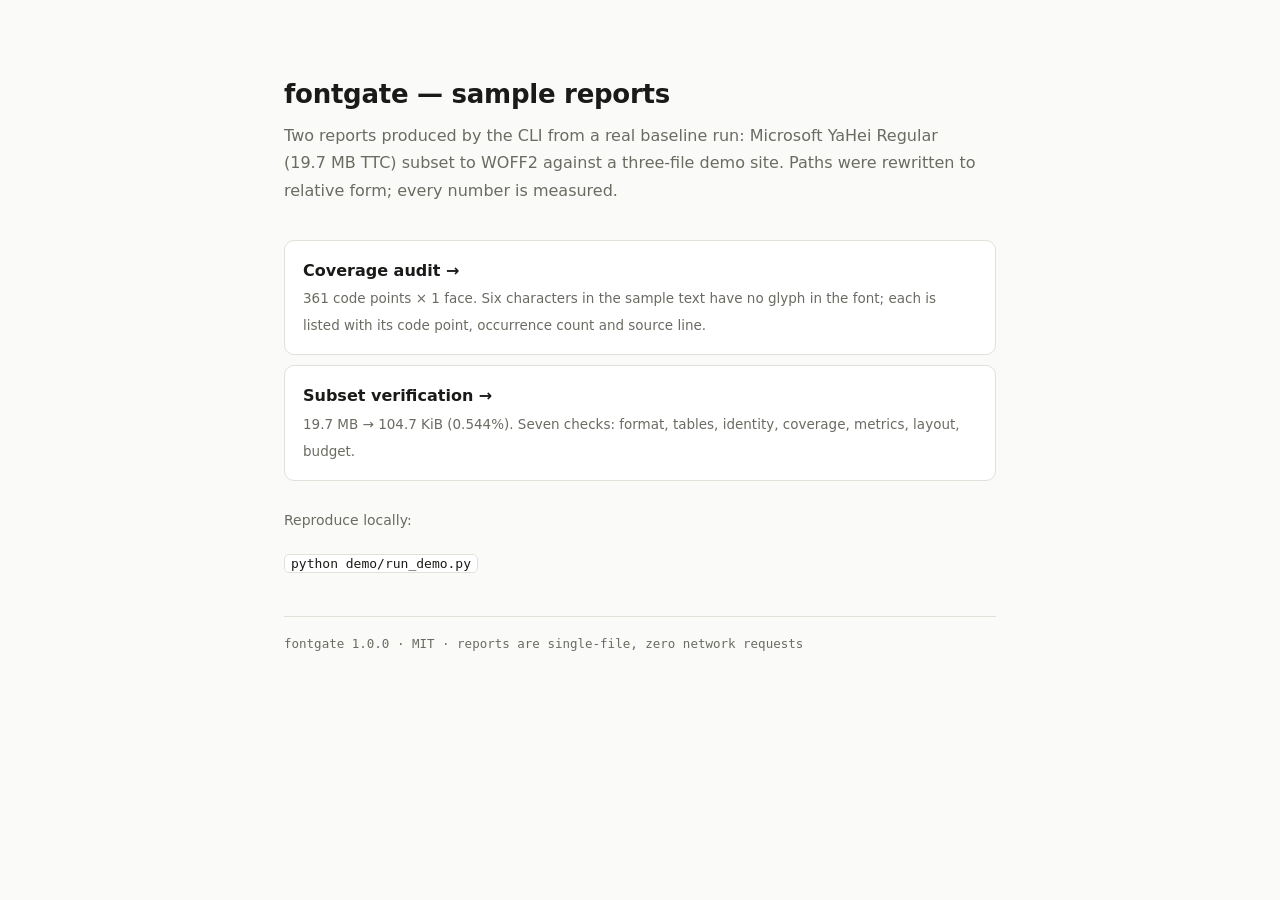
<file: docs/index.html>
<!DOCTYPE html>
<html lang="en"><head><meta charset="utf-8">
<meta name="viewport" content="width=device-width,initial-scale=1">
<title>fontgate — reports</title>
<style>
:root{color-scheme:light dark;--bg:#FAFAF8;--panel:#FFF;--border:#E1E1DA;--fg:#1A1A18;
--muted:#6B6B63;--accent:#3A63B8;--mono:ui-monospace,SFMono-Regular,monospace;
--sans:ui-sans-serif,system-ui,-apple-system,"Segoe UI","Noto Sans SC",sans-serif}
@media (prefers-color-scheme:dark){:root{--bg:#0F1115;--panel:#161A21;--border:#2A303B;
--fg:#E7EAF0;--muted:#98A2B3;--accent:#7FA6E8}}
*{box-sizing:border-box}body{margin:0;background:var(--bg);color:var(--fg);
font-family:var(--sans);line-height:1.7;-webkit-font-smoothing:antialiased}
.wrap{max-width:760px;margin:0 auto;padding:72px 24px}
h1{font-size:26px;font-weight:600;margin:0 0 6px;letter-spacing:-.01em}
.lead{color:var(--muted);margin:0 0 36px}
a.card{display:block;background:var(--panel);border:1px solid var(--border);border-radius:10px;
padding:16px 18px;margin-bottom:10px;text-decoration:none;color:inherit}
a.card:hover{border-color:var(--accent)}
a.card b{font-weight:600;display:block}
a.card span{color:var(--muted);font-size:13.5px}
code{font-family:var(--mono);font-size:13px;background:var(--panel);border:1px solid var(--border);
border-radius:5px;padding:1px 6px}
footer{margin-top:40px;padding-top:16px;border-top:1px solid var(--border);color:var(--muted);
font-size:12.5px;font-family:var(--mono)}
</style></head><body><div class="wrap">
<h1>fontgate — sample reports</h1>
<p class="lead">Two reports produced by the CLI from a real baseline run:
Microsoft YaHei Regular (19.7&nbsp;MB TTC) subset to WOFF2 against a three-file
demo site. Paths were rewritten to relative form; every number is measured.</p>

<a class="card" href="audit.html"><b>Coverage audit →</b>
<span>361 code points × 1 face. Six characters in the sample text have no glyph
in the font; each is listed with its code point, occurrence count and source line.</span></a>

<a class="card" href="verify.html"><b>Subset verification →</b>
<span>19.7&nbsp;MB → 104.7&nbsp;KiB (0.544%). Seven checks: format, tables,
identity, coverage, metrics, layout, budget.</span></a>

<p style="margin-top:28px;color:var(--muted);font-size:14px">
Reproduce locally:</p>
<p><code>python demo/run_demo.py</code></p>

<footer>fontgate 1.0.0 · MIT · reports are single-file, zero network requests</footer>
</div></body></html>
</file>
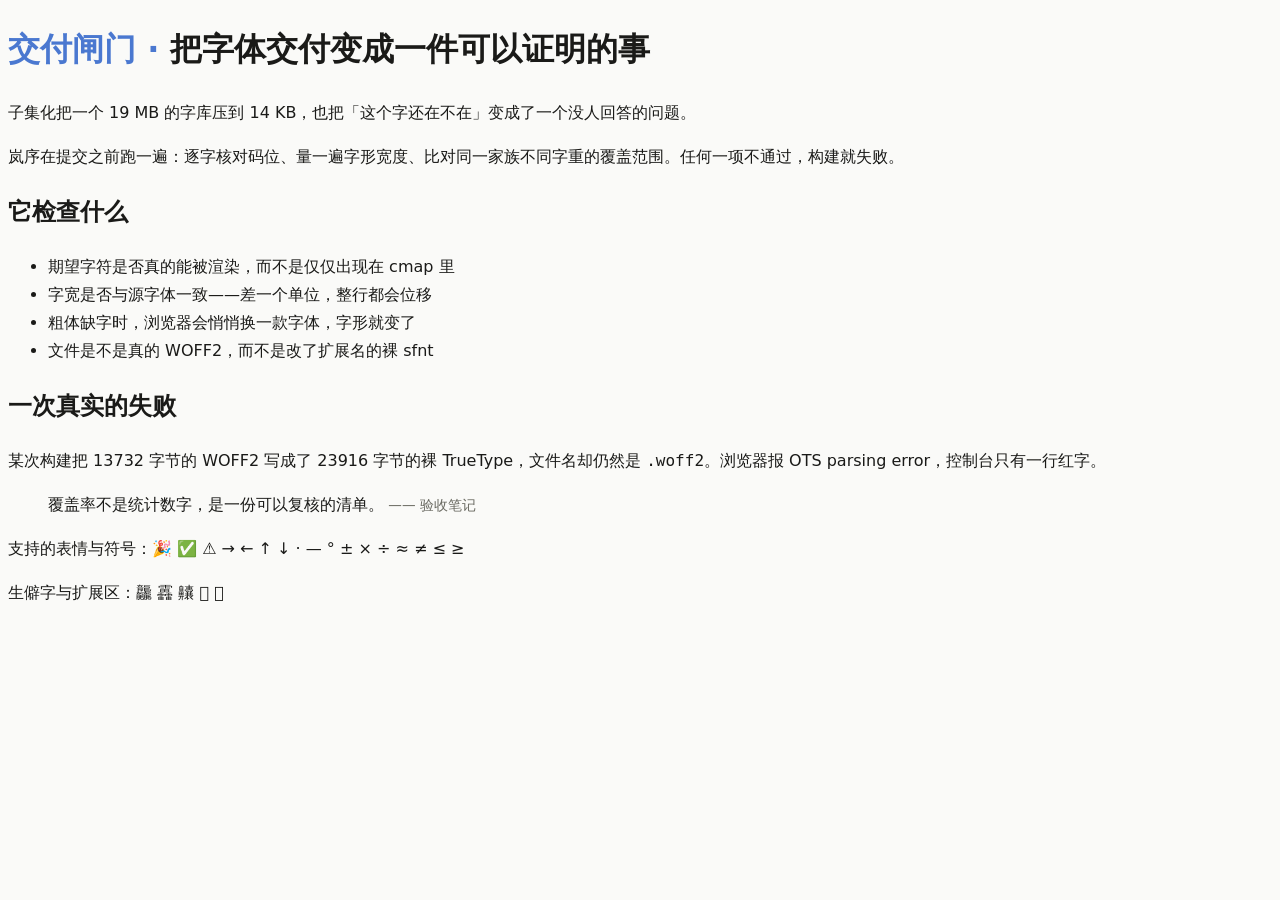
<file: demo/site/index.html>
<!DOCTYPE html>
<html lang="zh-CN">
<head>
<meta charset="utf-8">
<title>岚序 · 字体交付检查</title>
<link rel="stylesheet" href="theme.css">
</head>
<body>
  <h1>把字体交付变成一件可以证明的事</h1>
  <p>子集化把一个 19 MB 的字库压到 14 KB，也把「这个字还在不在」变成了一个没人回答的问题。</p>
  <p>岚序在提交之前跑一遍：逐字核对码位、量一遍字形宽度、比对同一家族不同字重的覆盖范围。任何一项不通过，构建就失败。</p>

  <h2>它检查什么</h2>
  <ul>
    <li>期望字符是否真的能被渲染，而不是仅仅出现在 cmap 里</li>
    <li>字宽是否与源字体一致——差一个单位，整行都会位移</li>
    <li>粗体缺字时，浏览器会悄悄换一款字体，字形就变了</li>
    <li>文件是不是真的 WOFF2，而不是改了扩展名的裸 sfnt</li>
  </ul>

  <h2>一次真实的失败</h2>
  <p>某次构建把 13732 字节的 WOFF2 写成了 23916 字节的裸 TrueType，文件名却仍然是 <code>.woff2</code>。浏览器报 OTS parsing error，控制台只有一行红字。</p>

  <blockquote>覆盖率不是统计数字，是一份可以复核的清单。</blockquote>

  <p>支持的表情与符号：🎉 ✅ ⚠️ → ← ↑ ↓ · — ° ± × ÷ ≈ ≠ ≤ ≥</p>
  <p>生僻字与扩展区：龘 靐 齉 𠮷 𠀀</p>
</body>
</html>
</file>
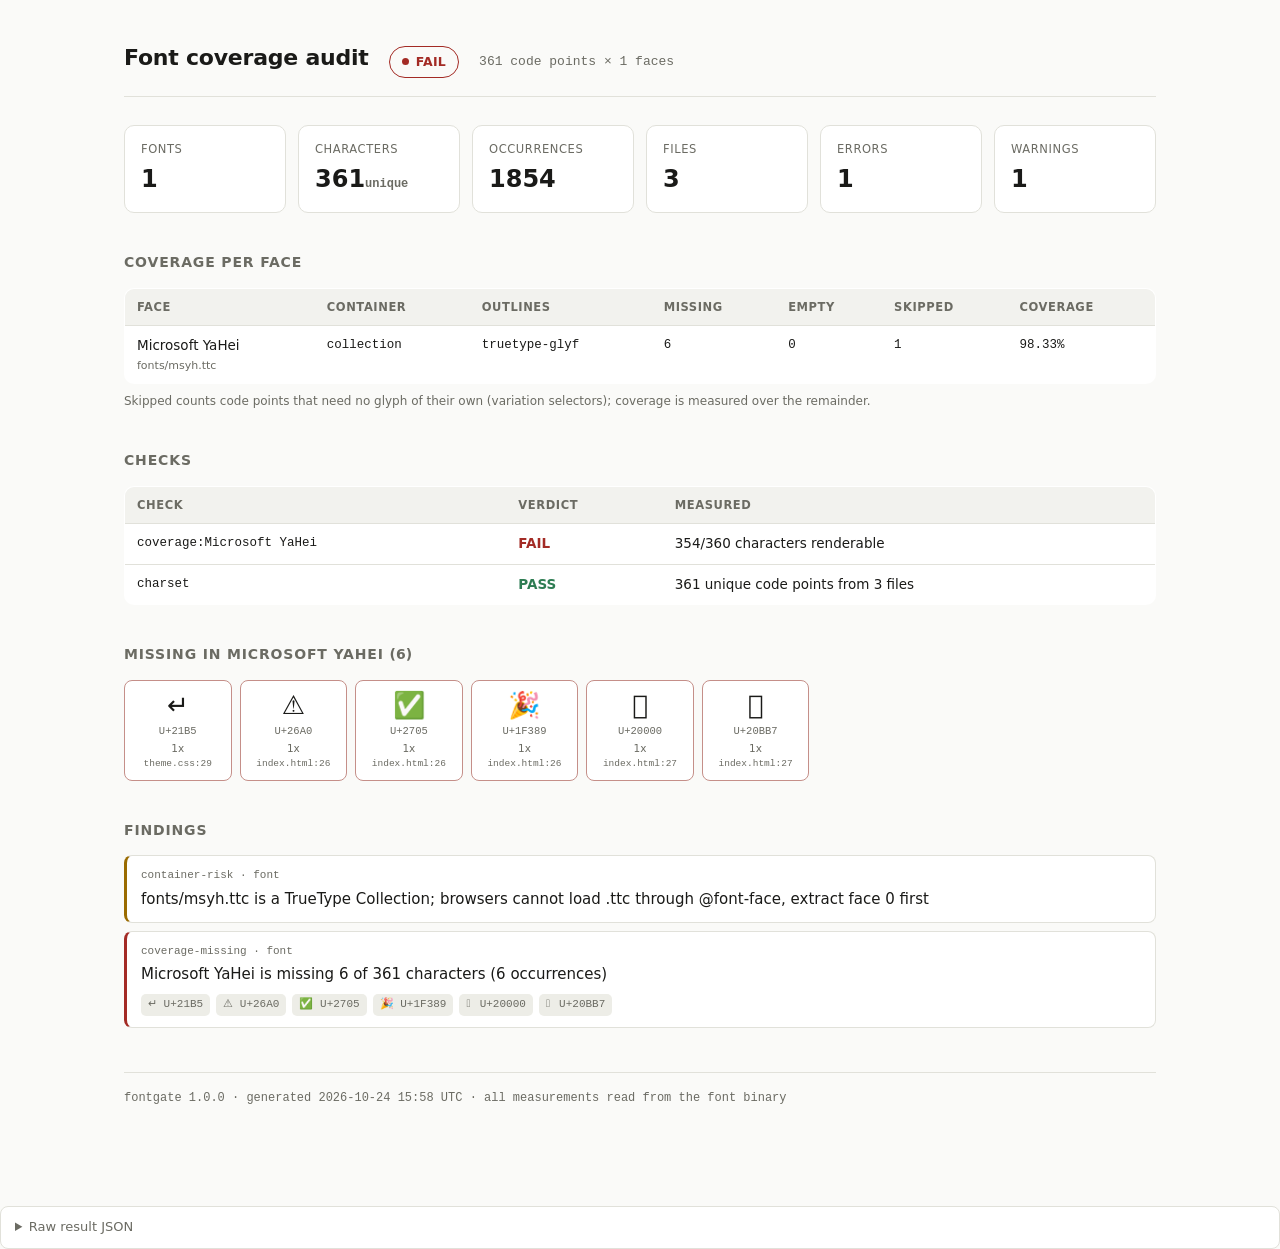
<file: docs/audit.html>
<!DOCTYPE html>
<html lang="en"><head><meta charset="utf-8">
<meta name="viewport" content="width=device-width,initial-scale=1">
<title>Font coverage audit — fontgate</title>
<style>
:root{
  color-scheme: light dark;
  --bg:#FAFAF8; --panel:#FFFFFF; --panel-2:#F2F2EE; --border:#E1E1DA;
  --fg:#1A1A18; --muted:#6B6B63; --accent:#3A63B8;
  --ok:#2E7D53; --warn:#9A6B00; --fail:#A32B25; --chip:#EDEDE7;
  --mono:ui-monospace,SFMono-Regular,"Cascadia Mono","Liberation Mono",monospace;
  --sans:ui-sans-serif,system-ui,-apple-system,"Segoe UI","Noto Sans SC",sans-serif;
}
@media (prefers-color-scheme: dark){
  :root{
    --bg:#0F1115; --panel:#161A21; --panel-2:#1C2129; --border:#2A303B;
    --fg:#E7EAF0; --muted:#98A2B3; --accent:#7FA6E8;
    --ok:#5FB98A; --warn:#D9A441; --fail:#E0736B; --chip:#222834;
  }
}
*{box-sizing:border-box}
html,body{margin:0;padding:0;background:var(--bg);color:var(--fg);font-family:var(--sans);
  font-size:15px;line-height:1.6;-webkit-font-smoothing:antialiased}
.wrap{max-width:1080px;margin:0 auto;padding:40px 24px 80px}
header{display:flex;flex-wrap:wrap;align-items:baseline;gap:12px 20px;
  padding-bottom:18px;border-bottom:1px solid var(--border);margin-bottom:28px}
h1{font-size:22px;font-weight:600;margin:0;letter-spacing:-0.01em}
.sub{color:var(--muted);font-size:13px;font-family:var(--mono)}
.badge{display:inline-flex;align-items:center;gap:7px;padding:5px 12px;border-radius:999px;
  font-size:12.5px;font-weight:600;letter-spacing:.02em;border:1px solid currentColor}
.badge i{width:7px;height:7px;border-radius:50%;background:currentColor;display:block}
.b-pass{color:var(--ok)} .b-warn{color:var(--warn)} .b-fail{color:var(--fail)}
h2{font-size:14px;font-weight:600;letter-spacing:.06em;text-transform:uppercase;
  color:var(--muted);margin:38px 0 14px}
.cards{display:grid;grid-template-columns:repeat(auto-fit,minmax(150px,1fr));gap:12px}
.card{background:var(--panel);border:1px solid var(--border);border-radius:10px;padding:14px 16px}
.card .k{font-size:11.5px;letter-spacing:.05em;text-transform:uppercase;color:var(--muted)}
.card .v{font-size:24px;font-weight:600;font-variant-numeric:tabular-nums;margin-top:2px}
.card .u{font-size:12px;color:var(--muted);font-family:var(--mono)}
table{width:100%;border-collapse:collapse;background:var(--panel);
  border:1px solid var(--border);border-radius:10px;overflow:hidden;font-size:13.5px}
th,td{text-align:left;padding:9px 12px;border-bottom:1px solid var(--border);vertical-align:top}
tr:last-child td{border-bottom:none}
th{font-size:11.5px;letter-spacing:.05em;text-transform:uppercase;color:var(--muted);
  font-weight:600;background:var(--panel-2)}
td.mono,th.mono{font-family:var(--mono);font-size:12.5px}
.t-pass{color:var(--ok);font-weight:600} .t-warn{color:var(--warn);font-weight:600}
.t-fail{color:var(--fail);font-weight:600} .t-skip{color:var(--muted);font-weight:600}
.grid{display:grid;grid-template-columns:repeat(auto-fill,minmax(104px,1fr));gap:8px}
.glyph{background:var(--panel);border:1px solid var(--border);border-radius:8px;
  padding:8px;text-align:center;overflow:hidden}
.glyph .g{font-size:26px;line-height:1.25;min-height:34px;word-break:break-all}
.glyph .c{font-family:var(--mono);font-size:10.5px;color:var(--muted)}
.glyph .n{font-size:10.5px;color:var(--muted)}
.glyph .f{font-family:var(--mono);font-size:9.5px;color:var(--muted);
  white-space:nowrap;overflow:hidden;text-overflow:ellipsis}
.glyph.bad{border-color:color-mix(in srgb,var(--fail) 45%,var(--border))}
.glyph.empty{border-color:color-mix(in srgb,var(--warn) 45%,var(--border))}
.chips{display:flex;flex-wrap:wrap;gap:6px;margin-top:8px}
.chip{font-family:var(--mono);font-size:11px;color:var(--muted);background:var(--chip);
  border-radius:5px;padding:2px 7px;white-space:nowrap}
.finding{background:var(--panel);border:1px solid var(--border);border-left:3px solid var(--muted);
  border-radius:8px;padding:11px 14px;margin-bottom:8px}
.finding.error{border-left-color:var(--fail)} .finding.warn{border-left-color:var(--warn)}
.finding.info{border-left-color:var(--accent)}
.finding .code{font-family:var(--mono);font-size:11px;color:var(--muted)}
.finding .msg{margin-top:2px}
details{background:var(--panel);border:1px solid var(--border);border-radius:8px;padding:10px 14px}
summary{cursor:pointer;font-size:13px;color:var(--muted)}
pre{font-family:var(--mono);font-size:12px;overflow:auto;max-height:420px;margin:12px 0 0}
.muted{color:var(--muted)}
footer{margin-top:44px;padding-top:16px;border-top:1px solid var(--border);
  color:var(--muted);font-size:12px;font-family:var(--mono)}
</style></head>
<body><div class="wrap">
<header><h1>Font coverage audit</h1><span class="badge b-fail"><i></i>FAIL</span><span class="sub">361 code points × 1 faces</span></header>
<div class="cards"><div class="card"><div class="k">Fonts</div><div class="v">1</div></div><div class="card"><div class="k">Characters</div><div class="v">361<span class="u">unique</span></div></div><div class="card"><div class="k">Occurrences</div><div class="v">1854</div></div><div class="card"><div class="k">Files</div><div class="v">3</div></div><div class="card"><div class="k">Errors</div><div class="v">1</div></div><div class="card"><div class="k">Warnings</div><div class="v">1</div></div></div><h2>Coverage per face</h2><table><thead><tr><th>Face</th><th>Container</th><th>Outlines</th><th>Missing</th><th>Empty</th><th>Skipped</th><th>Coverage</th></tr></thead><tbody><tr><td>Microsoft YaHei<div class="mono muted" style="font-size:11px">fonts/msyh.ttc</div></td><td class="mono">collection</td><td class="mono">truetype-glyf</td><td class="mono">6</td><td class="mono">0</td><td class="mono">1</td><td class="mono">98.33%</td></tr></tbody></table><p class="muted" style="font-size:12px;margin-top:8px">Skipped counts code points that need no glyph of their own (variation selectors); coverage is measured over the remainder.</p><h2>Checks</h2><table><thead><tr><th>Check</th><th>Verdict</th><th>Measured</th></tr></thead><tbody><tr><td class="mono">coverage:Microsoft YaHei</td><td class="t-fail">FAIL</td><td>354/360 characters renderable</td></tr><tr><td class="mono">charset</td><td class="t-pass">PASS</td><td>361 unique code points from 3 files</td></tr></tbody></table><h2>Missing in Microsoft YaHei <span class="muted" style="text-transform:none;letter-spacing:0">(6)</span></h2><div class="grid"><div class="glyph bad" title="U+21B5 ↵"><div class="g">↵</div><div class="c">U+21B5</div><div class="n">1x</div><div class="f">theme.css:29</div></div><div class="glyph bad" title="U+26A0 ⚠"><div class="g">⚠</div><div class="c">U+26A0</div><div class="n">1x</div><div class="f">index.html:26</div></div><div class="glyph bad" title="U+2705 ✅"><div class="g">✅</div><div class="c">U+2705</div><div class="n">1x</div><div class="f">index.html:26</div></div><div class="glyph bad" title="U+1F389 🎉"><div class="g">🎉</div><div class="c">U+1F389</div><div class="n">1x</div><div class="f">index.html:26</div></div><div class="glyph bad" title="U+20000 𠀀"><div class="g">𠀀</div><div class="c">U+20000</div><div class="n">1x</div><div class="f">index.html:27</div></div><div class="glyph bad" title="U+20BB7 𠮷"><div class="g">𠮷</div><div class="c">U+20BB7</div><div class="n">1x</div><div class="f">index.html:27</div></div></div><h2>Findings</h2><div class="finding warn"><div class="code">container-risk · font</div><div class="msg">fonts/msyh.ttc is a TrueType Collection; browsers cannot load .ttc through @font-face, extract face 0 first</div></div><div class="finding error"><div class="code">coverage-missing · font</div><div class="msg">Microsoft YaHei is missing 6 of 361 characters (6 occurrences)</div><div class="chips"><span class="chip" title="U+21B5">↵ U+21B5</span><span class="chip" title="U+26A0">⚠ U+26A0</span><span class="chip" title="U+2705">✅ U+2705</span><span class="chip" title="U+1F389">🎉 U+1F389</span><span class="chip" title="U+20000">𠀀 U+20000</span><span class="chip" title="U+20BB7">𠮷 U+20BB7</span></div></div>
<footer>fontgate 1.0.0 · generated 2026-10-24 15:58 UTC · all measurements read from the font binary</footer>
</div>
<details style="margin-top:18px"><summary>Raw result JSON</summary>
<pre>{
 &quot;charset&quot;: {
  &quot;bytes_scanned&quot;: 3515,
  &quot;chars&quot;: [
   {
    &quot;category&quot;: &quot;Zs&quot;,
    &quot;char&quot;: &quot; &quot;,
    &quot;codepoint&quot;: 32,
    &quot;count&quot;: 300,
    &quot;file_count&quot;: 3,
    &quot;files&quot;: [
     {
      &quot;count&quot;: 121,
      &quot;first_line&quot;: 1,
      &quot;path&quot;: &quot;demo\\site\\index.html&quot;
     },
     {
      &quot;count&quot;: 104,
      &quot;first_line&quot;: 1,
      &quot;path&quot;: &quot;demo\\site\\notes.md&quot;
     },
     {
      &quot;count&quot;: 75,
      &quot;first_line&quot;: 1,
      &quot;path&quot;: &quot;demo\\site\\theme.css&quot;
     }
    ],
    &quot;hex&quot;: &quot;U+0020&quot;
   },
   {
    &quot;category&quot;: &quot;Pd&quot;,
    &quot;char&quot;: &quot;-&quot;,
    &quot;codepoint&quot;: 45,
    &quot;count&quot;: 58,
    &quot;file_count&quot;: 2,
    &quot;files&quot;: [
     {
      &quot;count&quot;: 34,
      &quot;first_line&quot;: 10,
      &quot;path&quot;: &quot;demo\\site\\notes.md&quot;
     },
     {
      &quot;count&quot;: 24,
      &quot;first_line&quot;: 2,
      &quot;path&quot;: &quot;demo\\site\\theme.css&quot;
     }
    ],
    &quot;hex&quot;: &quot;U+002D&quot;
   },
   {
    &quot;category&quot;: &quot;Ll&quot;,
    &quot;char&quot;: &quot;o&quot;,
    &quot;codepoint&quot;: 111,
    &quot;count&quot;: 57,
    &quot;file_count&quot;: 3,
    &quot;files&quot;: [
     {
      &quot;count&quot;: 33,
      &quot;first_line&quot;: 1,
      &quot;path&quot;: &quot;demo\\site\\theme.css&quot;
     },
     {
      &quot;count&quot;: 22,
      &quot;first_line&quot;: 10,
      &quot;path&quot;: &quot;demo\\site\\notes.md&quot;
     },
     {
      &quot;count&quot;: 2,
      &quot;first_line&quot;: 22,
      &quot;path&quot;: &quot;demo\\site\\index.html&quot;
     }
    ],
    &quot;hex&quot;: &quot;U+006F&quot;
   },
   {
    &quot;category&quot;: &quot;Ll&quot;,
    &quot;char&quot;: &quot;e&quot;,
    &quot;codepoint&quot;: 101,
    &quot;count&quot;: 45,
    &quot;file_count&quot;: 3,
    &quot;files&quot;: [
     {
      &quot;count&quot;: 21,
      &quot;first_line&quot;: 10,
      &quot;path&quot;: &quot;demo\\site\\notes.md&quot;
     },
     {
      &quot;count&quot;: 21,
      &quot;first_line&quot;: 3,
      &quot;path&quot;: &quot;demo\\site\\theme.css&quot;
     },
     {
      &quot;count&quot;: 3,
      &quot;first_line&quot;: 22,
      &quot;path&quot;: &quot;demo\\site\\index.html&quot;
     }
    ],
    &quot;hex&quot;: &quot;U+0065&quot;
   },
   {
    &quot;category&quot;: &quot;Ll&quot;,
    &quot;char&quot;: &quot;t&quot;,
    &quot;codepoint&quot;: 116,
    &quot;count&quot;: 45,
    &quot;file_count&quot;: 3,
    &quot;files&quot;: [
     {
      &quot;count&quot;: 27,
      &quot;first_line&quot;: 10,
      &quot;path&quot;: &quot;demo\\site\\notes.md&quot;
     },
     {
      &quot;count&quot;: 17,
      &quot;first_line&quot;: 1,
      &quot;path&quot;: &quot;demo\\site\\theme.css&quot;
     },
     {
      &quot;count&quot;: 1,
      &quot;first_line&quot;: 18,
      &quot;path&quot;: &quot;demo\\site\\index.html&quot;
     }
    ],
    &quot;hex&quot;: &quot;U+0074&quot;
   },
   {
    &quot;category&quot;: &quot;Ll&quot;,
    &quot;char&quot;: &quot;a&quot;,
    &quot;codepoint&quot;: 97,
    &quot;count&quot;: 40,
    &quot;file_count&quot;: 3,
    &quot;files&quot;: [
     {
      &quot;count&quot;: 20,
      &quot;first_line&quot;: 3,
      &quot;path&quot;: &quot;demo\\site\\theme.css&quot;
     },
     {
      &quot;count&quot;: 18,
      &quot;first_line&quot;: 11,
      &quot;path&quot;: &quot;demo\\site\\notes.md&quot;
     },
     {
      &quot;count&quot;: 2,
      &quot;first_line&quot;: 15,
      &quot;path&quot;: &quot;demo\\site\\index.html&quot;
     }
    ],
    &quot;hex&quot;: &quot;U+0061&quot;
   },
   {
    &quot;category&quot;: &quot;Ll&quot;,
    &quot;char&quot;: &quot;f&quot;,
    &quot;codepoint&quot;: 102,
    &quot;count&quot;: 39,
    &quot;file_count&quot;: 3,
    &quot;files&quot;: [
     {
      &quot;count&quot;: 27,
      &quot;first_line&quot;: 10,
      &quot;path&quot;: &quot;demo\\site\\notes.md&quot;
     },
     {
      &quot;count&quot;: 9,
      &quot;first_line&quot;: 12,
      &quot;path&quot;: &quot;demo\\site\\theme.css&quot;
     },
     {
      &quot;count&quot;: 3,
      &quot;first_line&quot;: 18,
      &quot;path&quot;: &quot;demo\\site\\index.html&quot;
     }
    ],
    &quot;hex&quot;: &quot;U+0066&quot;
   },
   {
    &quot;category&quot;: &quot;Ll&quot;,
    &quot;char&quot;: &quot;n&quot;,
    &quot;codepoint&quot;: 110,
    &quot;count&quot;: 34,
    &quot;file_count&quot;: 3,
    &quot;files&quot;: [
     {
      &quot;count&quot;: 21,
      &quot;first_line&quot;: 2,
      &quot;path&quot;: &quot;demo\\site\\theme.css&quot;
     },
     {
      &quot;count&quot;: 11,
      &quot;first_line&quot;: 10,
      &quot;path&quot;: &quot;demo\\site\\notes.md&quot;
     },
     {
      &quot;count&quot;: 2,
      &quot;first_line&quot;: 18,
      &quot;path&quot;: &quot;demo\\site\\index.html&quot;
     }
    ],
    &quot;hex&quot;: &quot;U+006E&quot;
   },
   {
    &quot;category&quot;: &quot;Ll&quot;,
    &quot;char&quot;: &quot;r&quot;,
    &quot;codepoint&quot;: 114,
    &quot;count&quot;: 34,
    &quot;file_count&quot;: 3,
    &quot;files&quot;: [
     {
      &quot;count&quot;: 17,
      &quot;first_line&quot;: 1,
      &quot;path&quot;: &quot;demo\\site\\theme.css&quot;
     },
     {
      &quot;count&quot;: 12,
      &quot;first_line&quot;: 10,
      &quot;path&quot;: &quot;demo\\site\\notes.md&quot;
     },
     {
      &quot;count&quot;: 5,
      &quot;first_line&quot;: 22,
      &quot;path&quot;: &quot;demo\\site\\index.html&quot;
     }
    ],
    &quot;hex&quot;: &quot;U+0072&quot;
   },
   {
    &quot;category&quot;: &quot;Lo&quot;,
    &quot;char&quot;: &quot;字&quot;,
    &quot;codepoint&quot;: 23383,
    &quot;count&quot;: 33,
    &quot;file_count&quot;: 2,
    &quot;files&quot;: [
     {
      &quot;count&quot;: 18,
      &quot;first_line&quot;: 5,
      &quot;path&quot;: &quot;demo\\site\\index.html&quot;
     },
     {
      &quot;count&quot;: 15,
      &quot;first_line&quot;: 5,
      &quot;path&quot;: &quot;demo\\site\\notes.md&quot;
     }
    ],
    &quot;hex&quot;: &quot;U+5B57&quot;
   },
   {
    &quot;category&quot;: &quot;Ll&quot;,
    &quot;char&quot;: &quot;i&quot;,
    &quot;codepoint&quot;: 105,
    &quot;count&quot;: 28,
    &quot;file_count&quot;: 3,
    &quot;files&quot;: [
     {
      &quot;count&quot;: 14,
      &quot;first_line&quot;: 10,
      &quot;path&quot;: &quot;demo\\site\\notes.md&quot;
     },
     {
      &quot;count&quot;: 13,
      &quot;first_line&quot;: 2,
      &quot;path&quot;: &quot;demo\\site\\theme.css&quot;
     },
     {
      &quot;count&quot;: 1,
      &quot;first_line&quot;: 22,
      &quot;path&quot;: &quot;demo\\site\\index.html&quot;
     }
    ],
    &quot;hex&quot;: &quot;U+0069&quot;
   },
   {
    &quot;category&quot;: &quot;Sm&quot;,
    &quot;char&quot;: &quot;|&quot;,
    &quot;codepoint&quot;: 124,
    &quot;count&quot;: 28,
    &quot;file_count&quot;: 1,
    &quot;files&quot;: [
     {
      &quot;count&quot;: 28,
      &quot;first_line&quot;: 16,
      &quot;path&quot;: &quot;demo\\site\\notes.md&quot;
     }
    ],
    &quot;hex&quot;: &quot;U+007C&quot;
   },
   {
    &quot;category&quot;: &quot;Ll&quot;,
    &quot;char&quot;: &quot;c&quot;,
    &quot;codepoint&quot;: 99,
    &quot;count&quot;: 27,
    &quot;file_count&quot;: 3,
    &quot;files&quot;: [
     {
      &quot;count&quot;: 15,
      &quot;first_line&quot;: 5,
      &quot;path&quot;: &quot;demo\\site\\theme.css&quot;
     },
     {
      &quot;count&quot;: 11,
      &quot;first_line&quot;: 10,
      &quot;path&quot;: &quot;demo\\site\\notes.md&quot;
     },
     {
      &quot;count&quot;: 1,
      &quot;first_line&quot;: 15,
      &quot;path&quot;: &quot;demo\\site\\index.html&quot;
     }
    ],
    &quot;hex&quot;: &quot;U+0063&quot;
   },
   {
    &quot;category&quot;: &quot;Ll&quot;,
    &quot;char&quot;: &quot;s&quot;,
    &quot;codepoint&quot;: 115,
    &quot;count&quot;: 27,
    &quot;file_count&quot;: 3,
    &quot;files&quot;: [
     {
      &quot;count&quot;: 14,
      &quot;first_line&quot;: 10,
      &quot;path&quot;: &quot;demo\\site\\notes.md&quot;
     },
     {
      &quot;count&quot;: 11,
      &quot;first_line&quot;: 6,
      &quot;path&quot;: &quot;demo\\site\\theme.css&quot;
     },
     {
      &quot;count&quot;: 2,
      &quot;first_line&quot;: 18,
      &quot;path&quot;: &quot;demo\\site\\index.html&quot;
     }
    ],
    &quot;hex&quot;: &quot;U+0073&quot;
   },
   {
    &quot;category&quot;: &quot;Po&quot;,
    &quot;char&quot;: &quot;，&quot;,
    &quot;codepoint&quot;: 65292,
    &quot;count&quot;: 22,
    &quot;file_count&quot;: 2,
    &quot;files&quot;: [
     {
      &quot;count&quot;: 12,
      &quot;first_line&quot;: 5,
      &quot;path&quot;: &quot;demo\\site\\notes.md&quot;
     },
     {
      &quot;count&quot;: 10,
      &quot;first_line&quot;: 10,
      &quot;path&quot;: &quot;demo\\site\\index.html&quot;
     }
    ],
    &quot;hex&quot;: &quot;U+FF0C&quot;
   },
   {
    &quot;category&quot;: &quot;Po&quot;,
    &quot;char&quot;: &quot;:&quot;,
    &quot;codepoint&quot;: 58,
    &quot;count&quot;: 20,
    &quot;file_count&quot;: 1,
    &quot;files&quot;: [
     {
      &quot;count&quot;: 20,
      &quot;first_line&quot;: 1,
      &quot;path&quot;: &quot;demo\\site\\theme.css&quot;
     }
    ],
    &quot;hex&quot;: &quot;U+003A&quot;
   },
   {
    &quot;category&quot;: &quot;Ll&quot;,
    &quot;char&quot;: &quot;l&quot;,
    &quot;codepoint&quot;: 108,
    &quot;count&quot;: 19,
    &quot;file_count&quot;: 2,
    &quot;files&quot;: [
     {
      &quot;count&quot;: 11,
      &quot;first_line&quot;: 11,
      &quot;path&quot;: &quot;demo\\site\\notes.md&quot;
     },
     {
      &quot;count&quot;: 8,
      &quot;first_line&quot;: 4,
      &quot;path&quot;: &quot;demo\\site\\theme.css&quot;
     }
    ],
    &quot;hex&quot;: &quot;U+006C&quot;
   },
   {
    &quot;category&quot;: &quot;Po&quot;,
    &quot;char&quot;: &quot;*&quot;,
    &quot;codepoint&quot;: 42,
    &quot;count&quot;: 18,
    &quot;file_count&quot;: 2,
    &quot;files&quot;: [
     {
      &quot;count&quot;: 16,
      &quot;first_line&quot;: 5,
      &quot;path&quot;: &quot;demo\\site\\notes.md&quot;
     },
     {
      &quot;count&quot;: 2,
      &quot;first_line&quot;: 29,
      &quot;path&quot;: &quot;demo\\site\\theme.css&quot;
     }
    ],
    &quot;hex&quot;: &quot;U+002A&quot;
   },
   {
    &quot;category&quot;: &quot;Lo&quot;,
    &quot;char&quot;: &quot;的&quot;,
    &quot;codepoint&quot;: 30340,
    &quot;count&quot;: 18,
    &quot;file_count&quot;: 2,
    &quot;files&quot;: [
     {
      &quot;count&quot;: 12,
      &quot;first_line&quot;: 9,
      &quot;path&quot;: &quot;demo\\site\\index.html&quot;
     },
     {
      &quot;count&quot;: 6,
      &quot;first_line&quot;: 5,
      &quot;path&quot;: &quot;demo\\site\\notes.md&quot;
     }
    ],
    &quot;hex&quot;: &quot;U+7684&quot;
   },
   {
    &quot;category&quot;: &quot;Nd&quot;,
    &quot;char&quot;: &quot;2&quot;,
    &quot;codepoint&quot;: 50,
    &quot;count&quot;: 17,
    &quot;file_count&quot;: 2,
    &quot;files&quot;: [
     {
      &quot;count&quot;: 12,
      &quot;first_line&quot;: 11,
      &quot;path&quot;: &quot;demo\\site\\notes.md&quot;
     },
     {
      &quot;count&quot;: 5,
      &quot;first_line&quot;: 18,
      &quot;path&quot;: &quot;demo\\site\\index.html&quot;
     }
    ],
    &quot;hex&quot;: &quot;U+0032&quot;
   },
   {
    &quot;category&quot;: &quot;Po&quot;,
    &quot;char&quot;: &quot;#&quot;,
    &quot;codepoint&quot;: 35,
    &quot;count&quot;: 16,
    &quot;file_count&quot;: 2,
    &quot;files&quot;: [
     {
      &quot;count&quot;: 11,
      &quot;first_line&quot;: 1,
      &quot;path&quot;: &quot;demo\\site\\notes.md&quot;
     },
     {
      &quot;count&quot;: 5,
      &quot;first_line&quot;: 2,
      &quot;path&quot;: &quot;demo\\site\\theme.css&quot;
     }
    ],
    &quot;hex&quot;: &quot;U+0023&quot;
   },
   {
    &quot;category&quot;: &quot;Ll&quot;,
    &quot;char&quot;: &quot;m&quot;,
    &quot;codepoint&quot;: 109,
    &quot;count&quot;: 16,
    &quot;file_count&quot;: 3,
    &quot;files&quot;: [
     {
      &quot;count&quot;: 8,
      &quot;first_line&quot;: 10,
      &quot;path&quot;: &quot;demo\\site\\notes.md&quot;
     },
     {
      &quot;count&quot;: 7,
      &quot;first_line&quot;: 6,
      &quot;path&quot;: &quot;demo\\site\\theme.css&quot;
     },
     {
      &quot;count&quot;: 1,
      &quot;first_line&quot;: 15,
      &quot;path&quot;: &quot;demo\\site\\index.html&quot;
     }
    ],
    &quot;hex&quot;: &quot;U+006D&quot;
   },
   {
    &quot;category&quot;: &quot;Ll&quot;,
    &quot;char&quot;: &quot;u&quot;,
    &quot;codepoint&quot;: 117,
    &quot;count&quot;: 16,
    &quot;file_count&quot;: 3,
    &quot;files&quot;: [
     {
      &quot;count&quot;: 11,
      &quot;first_line&quot;: 10,
      &quot;path&quot;: &quot;demo\\site\\notes.md&quot;
     },
     {
      &quot;count&quot;: 4,
      &quot;first_line&quot;: 4,
      &quot;path&quot;: &quot;demo\\site\\theme.css&quot;
     },
     {
      &quot;count&quot;: 1,
      &quot;first_line&quot;: 22,
      &quot;path&quot;: &quot;demo\\site\\index.html&quot;
     }
    ],
    &quot;hex&quot;: &quot;U+0075&quot;
   },
   {
    &quot;category&quot;: &quot;Lo&quot;,
    &quot;char&quot;: &quot;一&quot;,
    &quot;codepoint&quot;: 19968,
    &quot;count&quot;: 16,
    &quot;file_count&quot;: 2,
    &quot;files&quot;: [
     {
      &quot;count&quot;: 13,
      &quot;first_line&quot;: 9,
      &quot;path&quot;: &quot;demo\\site\\index.html&quot;
     },
     {
      &quot;count&quot;: 3,
      &quot;first_line&quot;: 5,
      &quot;path&quot;: &quot;demo\\site\\notes.md&quot;
     }
    ],
    &quot;hex&quot;: &quot;U+4E00&quot;
   },
   {
    &quot;category&quot;: &quot;Nd&quot;,
    &quot;char&quot;: &quot;1&quot;,
    &quot;codepoint&quot;: 49,
    &quot;count&quot;: 15,
    &quot;file_count&quot;: 3,
    &quot;files&quot;: [
     {
      &quot;count&quot;: 7,
      &quot;first_line&quot;: 2,
      &quot;path&quot;: &quot;demo\\site\\theme.css&quot;
     },
     {
      &quot;count&quot;: 4,
      &quot;first_line&quot;: 10,
      &quot;path&quot;: &quot;demo\\site\\index.html&quot;
     },
     {
      &quot;count&quot;: 4,
      &quot;first_line&quot;: 10,
      &quot;path&quot;: &quot;demo\\site\\notes.md&quot;
     }
    ],
    &quot;hex&quot;: &quot;U+0031&quot;
   },
   {
    &quot;category&quot;: &quot;Po&quot;,
    &quot;char&quot;: &quot;;&quot;,
    &quot;codepoint&quot;: 59,
    &quot;count&quot;: 15,
    &quot;file_count&quot;: 1,
    &quot;files&quot;: [
     {
      &quot;count&quot;: 15,
      &quot;first_line&quot;: 2,
      &quot;path&quot;: &quot;demo\\site\\theme.css&quot;
     }
    ],
    &quot;hex&quot;: &quot;U+003B&quot;
   },
   {
    &quot;category&quot;: &quot;Ll&quot;,
    &quot;char&quot;: &quot;b&quot;,
    &quot;codepoint&quot;: 98,
    &quot;count&quot;: 15,
    &quot;file_count&quot;: 2,
    &quot;files&quot;: [
     {
      &quot;count&quot;: 11,
      &quot;first_line&quot;: 10,
      &quot;path&quot;: &quot;demo\\site\\notes.md&quot;
     },
     {
      &quot;count&quot;: 4,
      &quot;first_line&quot;: 9,
      &quot;path&quot;: &quot;demo\\site\\theme.css&quot;
     }
    ],
    &quot;hex&quot;: &quot;U+0062&quot;
   },
   {
    &quot;category&quot;: &quot;Po&quot;,
    &quot;char&quot;: &quot;。&quot;,
    &quot;codepoint&quot;: 12290,
    &quot;count&quot;: 15,
    &quot;file_count&quot;: 2,
    &quot;files&quot;: [
     {
      &quot;count&quot;: 9,
      &quot;first_line&quot;: 5,
      &quot;path&quot;: &quot;demo\\site\\notes.md&quot;
     },
     {
      &quot;count&quot;: 6,
      &quot;first_line&quot;: 10,
      &quot;path&quot;: &quot;demo\\site\\index.html&quot;
     }
    ],
    &quot;hex&quot;: &quot;U+3002&quot;
   },
   {
    &quot;category&quot;: &quot;Sk&quot;,
    &quot;char&quot;: &quot;`&quot;,
    &quot;codepoint&quot;: 96,
    &quot;count&quot;: 14,
    &quot;file_count&quot;: 1,
    &quot;files&quot;: [
     {
      &quot;count&quot;: 14,
      &quot;first_line&quot;: 10,
      &quot;path&quot;: &quot;demo\\site\\notes.md&quot;
     }
    ],
    &quot;hex&quot;: &quot;U+0060&quot;
   },
   {
    &quot;category&quot;: &quot;Ll&quot;,
    &quot;char&quot;: &quot;p&quot;,
    &quot;codepoint&quot;: 112,
    &quot;count&quot;: 14,
    &quot;file_count&quot;: 3,
    &quot;files&quot;: [
     {
      &quot;count&quot;: 6,
      &quot;first_line&quot;: 10,
      &quot;path&quot;: &quot;demo\\site\\notes.md&quot;
     },
     {
      &quot;count&quot;: 5,
      &quot;first_line&quot;: 3,
      &quot;path&quot;: &quot;demo\\site\\theme.css&quot;
     },
     {
      &quot;count&quot;: 3,
      &quot;first_line&quot;: 15,
      &quot;path&quot;: &quot;demo\\site\\index.html&quot;
     }
    ],
    &quot;hex&quot;: &quot;U+0070&quot;
   },
   {
    &quot;category&quot;: &quot;Lo&quot;,
    &quot;char&quot;: &quot;不&quot;,
    &quot;codepoint&quot;: 19981,
    &quot;count&quot;: 14,
    &quot;file_count&quot;: 2,
    &quot;files&quot;: [
     {
      &quot;count&quot;: 7,
      &quot;first_line&quot;: 10,
      &quot;path&quot;: &quot;demo\\site\\index.html&quot;
     },
     {
      &quot;count&quot;: 7,
      &quot;first_line&quot;: 5,
      &quot;path&quot;: &quot;demo\\site\\notes.md&quot;
     }
    ],
    &quot;hex&quot;: &quot;U+4E0D&quot;
   },
   {
    &quot;category&quot;: &quot;Ll&quot;,
    &quot;char&quot;: &quot;d&quot;,
    &quot;codepoint&quot;: 100,
    &quot;count&quot;: 13,
    &quot;file_count&quot;: 2,
    &quot;files&quot;: [
     {
      &quot;count&quot;: 9,
      &quot;first_line&quot;: 10,
      &quot;path&quot;: &quot;demo\\site\\notes.md&quot;
     },
     {
      &quot;count&quot;: 4,
      &quot;first_line&quot;: 6,
      &quot;path&quot;: &quot;demo\\site\\theme.css&quot;
     }
    ],
    &quot;hex&quot;: &quot;U+0064&quot;
   },
   {
    &quot;category&quot;: &quot;Ll&quot;,
    &quot;char&quot;: &quot;g&quot;,
    &quot;codepoint&quot;: 103,
    &quot;count&quot;: 13,
    &quot;file_count&quot;: 3,
    &quot;files&quot;: [
     {
      &quot;count&quot;: 10,
      &quot;first_line&quot;: 10,
      &quot;path&quot;: &quot;demo\\site\\notes.md&quot;
     },
     {
      &quot;count&quot;: 2,
      &quot;first_line&quot;: 10,
      &quot;path&quot;: &quot;demo\\site\\theme.css&quot;
     },
     {
      &quot;count&quot;: 1,
      &quot;first_line&quot;: 22,
      &quot;path&quot;: &quot;demo\\site\\index.html&quot;
     }
    ],
    &quot;hex&quot;: &quot;U+0067&quot;
   },
   {
    &quot;category&quot;: &quot;Po&quot;,
    &quot;char&quot;: &quot;\&quot;&quot;,
    &quot;codepoint&quot;: 34,
    &quot;count&quot;: 12,
    &quot;file_count&quot;: 1,
    &quot;files&quot;: [
     {
      &quot;count&quot;: 12,
      &quot;first_line&quot;: 6,
      &quot;path&quot;: &quot;demo\\site\\theme.css&quot;
     }
    ],
    &quot;hex&quot;: &quot;U+0022&quot;
   },
   {
    &quot;category&quot;: &quot;Po&quot;,
    &quot;char&quot;: &quot;.&quot;,
    &quot;codepoint&quot;: 46,
    &quot;count&quot;: 12,
    &quot;file_count&quot;: 3,
    &quot;files&quot;: [
     {
      &quot;count&quot;: 9,
      &quot;first_line&quot;: 10,
      &quot;path&quot;: &quot;demo\\site\\notes.md&quot;
     },
     {
      &quot;count&quot;: 2,
      &quot;first_line&quot;: 13,
      &quot;path&quot;: &quot;demo\\site\\theme.css&quot;
     },
     {
      &quot;count&quot;: 1,
      &quot;first_line&quot;: 22,
      &quot;path&quot;: &quot;demo\\site\\index.html&quot;
     }
    ],
    &quot;hex&quot;: &quot;U+002E&quot;
   },
   {
    &quot;category&quot;: &quot;Lo&quot;,
    &quot;char&quot;: &quot;是&quot;,
    &quot;codepoint&quot;: 26159,
    &quot;count&quot;: 12,
    &quot;file_count&quot;: 2,
    &quot;files&quot;: [
     {
      &quot;count&quot;: 9,
      &quot;first_line&quot;: 15,
      &quot;path&quot;: &quot;demo\\site\\index.html&quot;
     },
     {
      &quot;count&quot;: 3,
      &quot;first_line&quot;: 5,
      &quot;path&quot;: &quot;demo\\site\\notes.md&quot;
     }
    ],
    &quot;hex&quot;: &quot;U+662F&quot;
   },
   {
    &quot;category&quot;: &quot;Ll&quot;,
    &quot;char&quot;: &quot;y&quot;,
    &quot;codepoint&quot;: 121,
    &quot;count&quot;: 11,
    &quot;file_count&quot;: 3,
    &quot;files&quot;: [
     {
      &quot;count&quot;: 6,
      &quot;first_line&quot;: 10,
      &quot;path&quot;: &quot;demo\\site\\notes.md&quot;
     },
     {
      &quot;count&quot;: 4,
      &quot;first_line&quot;: 9,
      &quot;path&quot;: &quot;demo\\site\\theme.css&quot;
     },
     {
      &quot;count&quot;: 1,
      &quot;first_line&quot;: 22,
      &quot;path&quot;: &quot;demo\\site\\index.html&quot;
     }
    ],
    &quot;hex&quot;: &quot;U+0079&quot;
   },
   {
    &quot;category&quot;: &quot;Lo&quot;,
    &quot;char&quot;: &quot;体&quot;,
    &quot;codepoint&quot;: 20307,
    &quot;count&quot;: 11,
    &quot;file_count&quot;: 2,
    &quot;files&quot;: [
     {
      &quot;count&quot;: 6,
      &quot;first_line&quot;: 5,
      &quot;path&quot;: &quot;demo\\site\\notes.md&quot;
     },
     {
      &quot;count&quot;: 5,
      &quot;first_line&quot;: 5,
      &quot;path&quot;: &quot;demo\\site\\index.html&quot;
     }
    ],
    &quot;hex&quot;: &quot;U+4F53&quot;
   },
   {
    &quot;category&quot;: &quot;Ll&quot;,
    &quot;char&quot;: &quot;h&quot;,
    &quot;codepoint&quot;: 104,
    &quot;count&quot;: 10,
    &quot;file_count&quot;: 2,
    &quot;files&quot;: [
     {
      &quot;count&quot;: 7,
      &quot;first_line&quot;: 19,
      &quot;path&quot;: &quot;demo\\site\\notes.md&quot;
     },
     {
      &quot;count&quot;: 3,
      &quot;first_line&quot;: 13,
      &quot;path&quot;: &quot;demo\\site\\theme.css&quot;
     }
    ],
    &quot;hex&quot;: &quot;U+0068&quot;
   },
   {
    &quot;category&quot;: &quot;Lo&quot;,
    &quot;char&quot;: &quot;个&quot;,
    &quot;codepoint&quot;: 20010,
    &quot;count&quot;: 10,
    &quot;file_count&quot;: 2,
    &quot;files&quot;: [
     {
      &quot;count&quot;: 6,
      &quot;first_line&quot;: 5,
      &quot;path&quot;: &quot;demo\\site\\notes.md&quot;
     },
     {
      &quot;count&quot;: 4,
      &quot;first_line&quot;: 10,
      &quot;path&quot;: &quot;demo\\site\\index.html&quot;
     }
    ],
    &quot;hex&quot;: &quot;U+4E2A&quot;
   },
   {
    &quot;category&quot;: &quot;Nd&quot;,
    &quot;char&quot;: &quot;8&quot;,
    &quot;codepoint&quot;: 56,
    &quot;count&quot;: 8,
    &quot;file_count&quot;: 2,
    &quot;files&quot;: [
     {
      &quot;count&quot;: 4,
      &quot;first_line&quot;: 12,
      &quot;path&quot;: &quot;demo\\site\\notes.md&quot;
     },
     {
      &quot;count&quot;: 4,
      &quot;first_line&quot;: 2,
      &quot;path&quot;: &quot;demo\\site\\theme.css&quot;
     }
    ],
    &quot;hex&quot;: &quot;U+0038&quot;
   },
   {
    &quot;category&quot;: &quot;Ll&quot;,
    &quot;char&quot;: &quot;v&quot;,
    &quot;codepoint&quot;: 118,
    &quot;count&quot;: 8,
    &quot;file_count&quot;: 2,
    &quot;files&quot;: [
     {
      &quot;count&quot;: 4,
      &quot;first_line&quot;: 11,
      &quot;path&quot;: &quot;demo\\site\\notes.md&quot;
     },
     {
      &quot;count&quot;: 4,
      &quot;first_line&quot;: 10,
      &quot;path&quot;: &quot;demo\\site\\theme.css&quot;
     }
    ],
    &quot;hex&quot;: &quot;U+0076&quot;
   },
   {
    &quot;category&quot;: &quot;Ll&quot;,
    &quot;char&quot;: &quot;w&quot;,
    &quot;codepoint&quot;: 119,
    &quot;count&quot;: 8,
    &quot;file_count&quot;: 2,
    &quot;files&quot;: [
     {
      &quot;count&quot;: 7,
      &quot;first_line&quot;: 11,
      &quot;path&quot;: &quot;demo\\site\\notes.md&quot;
     },
     {
      &quot;count&quot;: 1,
      &quot;first_line&quot;: 22,
      &quot;path&quot;: &quot;demo\\site\\index.html&quot;
     }
    ],
    &quot;hex&quot;: &quot;U+0077&quot;
   },
   {
    &quot;category&quot;: &quot;Po&quot;,
    &quot;char&quot;: &quot;/&quot;,
    &quot;codepoint&quot;: 47,
    &quot;count&quot;: 7,
    &quot;file_count&quot;: 2,
    &quot;files&quot;: [
     {
      &quot;count&quot;: 5,
      &quot;first_line&quot;: 20,
      &quot;path&quot;: &quot;demo\\site\\notes.md&quot;
     },
     {
      &quot;count&quot;: 2,
      &quot;first_line&quot;: 29,
      &quot;path&quot;: &quot;demo\\site\\theme.css&quot;
     }
    ],
    &quot;hex&quot;: &quot;U+002F&quot;
   },
   {
    &quot;category&quot;: &quot;Lu&quot;,
    &quot;char&quot;: &quot;B&quot;,
    &quot;codepoint&quot;: 66,
    &quot;count&quot;: 7,
    &quot;file_count&quot;: 3,
    &quot;files&quot;: [
     {
      &quot;count&quot;: 3,
      &quot;first_line&quot;: 6,
      &quot;path&quot;: &quot;demo\\site\\theme.css&quot;
     },
     {
      &quot;count&quot;: 2,
      &quot;first_line&quot;: 10,
      &quot;path&quot;: &quot;demo\\site\\index.html&quot;
     },
     {
      &quot;count&quot;: 2,
      &quot;first_line&quot;: 12,
      &quot;path&quot;: &quot;demo\\site\\notes.md&quot;
     }
    ],
    &quot;hex&quot;: &quot;U+0042&quot;
   },
   {
    &quot;category&quot;: &quot;Lu&quot;,
    &quot;char&quot;: &quot;F&quot;,
    &quot;codepoint&quot;: 70,
    &quot;count&quot;: 7,
    &quot;file_count&quot;: 2,
    &quot;files&quot;: [
     {
      &quot;count&quot;: 4,
      &quot;first_line&quot;: 18,
      &quot;path&quot;: &quot;demo\\site\\index.html&quot;
     },
     {
      &quot;count&quot;: 3,
      &quot;first_line&quot;: 3,
      &quot;path&quot;: &quot;demo\\site\\theme.css&quot;
     }
    ],
    &quot;hex&quot;: &quot;U+0046&quot;
   },
   {
    &quot;category&quot;: &quot;Lo&quot;,
    &quot;char&quot;: &quot;件&quot;,
    &quot;codepoint&quot;: 20214,
    &quot;count&quot;: 7,
    &quot;file_count&quot;: 2,
    &quot;files&quot;: [
     {
      &quot;count&quot;: 4,
      &quot;first_line&quot;: 6,
      &quot;path&quot;: &quot;demo\\site\\notes.md&quot;
     },
     {
      &quot;count&quot;: 3,
      &quot;first_line&quot;: 9,
      &quot;path&quot;: &quot;demo\\site\\index.html&quot;
     }
    ],
    &quot;hex&quot;: &quot;U+4EF6&quot;
   },
   {
    &quot;category&quot;: &quot;Lo&quot;,
    &quot;char&quot;: &quot;文&quot;,
    &quot;codepoint&quot;: 25991,
    &quot;count&quot;: 7,
    &quot;file_count&quot;: 2,
    &quot;files&quot;: [
     {
      &quot;count&quot;: 5,
      &quot;first_line&quot;: 6,
      &quot;path&quot;: &quot;demo\\site\\notes.md&quot;
     },
     {
      &quot;count&quot;: 2,
      &quot;first_line&quot;: 18,
      &quot;path&quot;: &quot;demo\\site\\index.html&quot;
     }
    ],
    &quot;hex&quot;: &quot;U+6587&quot;
   },
   {
    &quot;category&quot;: &quot;Po&quot;,
    &quot;char&quot;: &quot;：&quot;,
    &quot;codepoint&quot;: 65306,
    &quot;count&quot;: 7,
    &quot;file_count&quot;: 3,
    &quot;files&quot;: [
     {
      &quot;count&quot;: 3,
      &quot;first_line&quot;: 11,
      &quot;path&quot;: &quot;demo\\site\\index.html&quot;
     },
     {
      &quot;count&quot;: 3,
      &quot;first_line&quot;: 10,
      &quot;path&quot;: &quot;demo\\site\\notes.md&quot;
     },
     {
      &quot;count&quot;: 1,
      &quot;first_line&quot;: 29,
      &quot;path&quot;: &quot;demo\\site\\theme.css&quot;
     }
    ],
    &quot;hex&quot;: &quot;U+FF1A&quot;
   },
   {
    &quot;category&quot;: &quot;Nd&quot;,
    &quot;char&quot;: &quot;0&quot;,
    &quot;codepoint&quot;: 48,
    &quot;count&quot;: 6,
    &quot;file_count&quot;: 2,
    &quot;files&quot;: [
     {
      &quot;count&quot;: 4,
      &quot;first_line&quot;: 10,
      &quot;path&quot;: &quot;demo\\site\\notes.md&quot;
     },
     {
      &quot;count&quot;: 2,
      &quot;first_line&quot;: 5,
      &quot;path&quot;: &quot;demo\\site\\theme.css&quot;
     }
    ],
    &quot;hex&quot;: &quot;U+0030&quot;
   },
   {
    &quot;category&quot;: &quot;Lu&quot;,
    &quot;char&quot;: &quot;A&quot;,
    &quot;codepoint&quot;: 65,
    &quot;count&quot;: 6,
    &quot;file_count&quot;: 1,
    &quot;files&quot;: [
     {
      &quot;count&quot;: 6,
      &quot;first_line&quot;: 2,
      &quot;path&quot;: &quot;demo\\site\\theme.css&quot;
     }
    ],
    &quot;hex&quot;: &quot;U+0041&quot;
   },
   {
    &quot;category&quot;: &quot;Lu&quot;,
    &quot;char&quot;: &quot;S&quot;,
    &quot;codepoint&quot;: 83,
    &quot;count&quot;: 6,
    &quot;file_count&quot;: 3,
    &quot;files&quot;: [
     {
      &quot;count&quot;: 3,
      &quot;first_line&quot;: 20,
      &quot;path&quot;: &quot;demo\\site\\notes.md&quot;
     },
     {
      &quot;count&quot;: 2,
      &quot;first_line&quot;: 12,
      &quot;path&quot;: &quot;demo\\site\\theme.css&quot;
     },
     {
      &quot;count&quot;: 1,
      &quot;first_line&quot;: 22,
      &quot;path&quot;: &quot;demo\\site\\index.html&quot;
     }
    ],
    &quot;hex&quot;: &quot;U+0053&quot;
   },
   {
    &quot;category&quot;: &quot;Ll&quot;,
    &quot;char&quot;: &quot;z&quot;,
    &quot;codepoint&quot;: 122,
    &quot;count&quot;: 6,
    &quot;file_count&quot;: 2,
    &quot;files&quot;: [
     {
      &quot;count&quot;: 5,
      &quot;first_line&quot;: 29,
      &quot;path&quot;: &quot;demo\\site\\notes.md&quot;
     },
     {
      &quot;count&quot;: 1,
      &quot;first_line&quot;: 23,
      &quot;path&quot;: &quot;demo\\site\\theme.css&quot;
     }
    ],
    &quot;hex&quot;: &quot;U+007A&quot;
   },
   {
    &quot;category&quot;: &quot;Po&quot;,
    &quot;char&quot;: &quot;、&quot;,
    &quot;codepoint&quot;: 12289,
    &quot;count&quot;: 6,
    &quot;file_count&quot;: 2,
    &quot;files&quot;: [
     {
      &quot;count&quot;: 4,
      &quot;first_line&quot;: 5,
      &quot;path&quot;: &quot;demo\\site\\notes.md&quot;
     },
     {
      &quot;count&quot;: 2,
      &quot;first_line&quot;: 11,
      &quot;path&quot;: &quot;demo\\site\\index.html&quot;
     }
    ],
    &quot;hex&quot;: &quot;U+3001&quot;
   },
   {
    &quot;category&quot;: &quot;Lo&quot;,
    &quot;char&quot;: &quot;与&quot;,
    &quot;codepoint&quot;: 19982,
    &quot;count&quot;: 6,
    &quot;file_count&quot;: 2,
    &quot;files&quot;: [
     {
      &quot;count&quot;: 3,
      &quot;first_line&quot;: 16,
      &quot;path&quot;: &quot;demo\\site\\index.html&quot;
     },
     {
      &quot;count&quot;: 3,
      &quot;first_line&quot;: 19,
      &quot;path&quot;: &quot;demo\\site\\notes.md&quot;
     }
    ],
    &quot;hex&quot;: &quot;U+4E0E&quot;
   },
   {
    &quot;category&quot;: &quot;Lo&quot;,
    &quot;char&quot;: &quot;了&quot;,
    &quot;codepoint&quot;: 20102,
    &quot;count&quot;: 6,
    &quot;file_count&quot;: 2,
    &quot;files&quot;: [
     {
      &quot;count&quot;: 4,
      &quot;first_line&quot;: 10,
      &quot;path&quot;: &quot;demo\\site\\index.html&quot;
     },
     {
      &quot;count&quot;: 2,
      &quot;first_line&quot;: 5,
      &quot;path&quot;: &quot;demo\\site\\notes.md&quot;
     }
    ],
    &quot;hex&quot;: &quot;U+4E86&quot;
   },
   {
    &quot;category&quot;: &quot;Lo&quot;,
    &quot;char&quot;: &quot;位&quot;,
    &quot;codepoint&quot;: 20301,
    &quot;count&quot;: 6,
    &quot;file_count&quot;: 2,
    &quot;files&quot;: [
     {
      &quot;count&quot;: 3,
      &quot;first_line&quot;: 11,
      &quot;path&quot;: &quot;demo\\site\\index.html&quot;
     },
     {
      &quot;count&quot;: 3,
      &quot;first_line&quot;: 12,
      &quot;path&quot;: &quot;demo\\site\\notes.md&quot;
     }
    ],
    &quot;hex&quot;: &quot;U+4F4D&quot;
   },
   {
    &quot;category&quot;: &quot;Lo&quot;,
    &quot;char&quot;: &quot;成&quot;,
    &quot;codepoint&quot;: 25104,
    &quot;count&quot;: 6,
    &quot;file_count&quot;: 2,
    &quot;files&quot;: [
     {
      &quot;count&quot;: 3,
      &quot;first_line&quot;: 9,
      &quot;path&quot;: &quot;demo\\site\\index.html&quot;
     },
     {
      &quot;count&quot;: 3,
      &quot;first_line&quot;: 5,
      &quot;path&quot;: &quot;demo\\site\\notes.md&quot;
     }
    ],
    &quot;hex&quot;: &quot;U+6210&quot;
   },
   {
    &quot;category&quot;: &quot;Po&quot;,
    &quot;char&quot;: &quot;,&quot;,
    &quot;codepoint&quot;: 44,
    &quot;count&quot;: 5,
    &quot;file_count&quot;: 1,
    &quot;files&quot;: [
     {
      &quot;count&quot;: 5,
      &quot;first_line&quot;: 6,
      &quot;path&quot;: &quot;demo\\site\\theme.css&quot;
     }
    ],
    &quot;hex&quot;: &quot;U+002C&quot;
   },
   {
    &quot;category&quot;: &quot;Nd&quot;,
    &quot;char&quot;: &quot;3&quot;,
    &quot;codepoint&quot;: 51,
    &quot;count&quot;: 5,
    &quot;file_count&quot;: 3,
    &quot;files&quot;: [
     {
      &quot;count&quot;: 3,
      &quot;first_line&quot;: 22,
      &quot;path&quot;: &quot;demo\\site\\index.html&quot;
     },
     {
      &quot;count&quot;: 1,
      &quot;first_line&quot;: 12,
      &quot;path&quot;: &quot;demo\\site\\notes.md&quot;
     },
     {
      &quot;count&quot;: 1,
      &quot;first_line&quot;: 24,
      &quot;path&quot;: &quot;demo\\site\\theme.css&quot;
     }
    ],
    &quot;hex&quot;: &quot;U+0033&quot;
   },
   {
    &quot;category&quot;: &quot;Nd&quot;,
    &quot;char&quot;: &quot;6&quot;,
    &quot;codepoint&quot;: 54,
    &quot;count&quot;: 5,
    &quot;file_count&quot;: 3,
    &quot;files&quot;: [
     {
      &quot;count&quot;: 3,
      &quot;first_line&quot;: 24,
      &quot;path&quot;: &quot;demo\\site\\theme.css&quot;
     },
     {
      &quot;count&quot;: 1,
      &quot;first_line&quot;: 22,
      &quot;path&quot;: &quot;demo\\site\\index.html&quot;
     },
     {
      &quot;count&quot;: 1,
      &quot;first_line&quot;: 34,
      &quot;path&quot;: &quot;demo\\site\\notes.md&quot;
     }
    ],
    &quot;hex&quot;: &quot;U+0036&quot;
   },
   {
    &quot;category&quot;: &quot;Nd&quot;,
    &quot;char&quot;: &quot;9&quot;,
    &quot;codepoint&quot;: 57,
    &quot;count&quot;: 5,
    &quot;file_count&quot;: 2,
    &quot;files&quot;: [
     {
      &quot;count&quot;: 3,
      &quot;first_line&quot;: 12,
      &quot;path&quot;: &quot;demo\\site\\notes.md&quot;
     },
     {
      &quot;count&quot;: 2,
      &quot;first_line&quot;: 10,
      &quot;path&quot;: &quot;demo\\site\\index.html&quot;
     }
    ],
    &quot;hex&quot;: &quot;U+0039&quot;
   },
   {
    &quot;category&quot;: &quot;Lu&quot;,
    &quot;char&quot;: &quot;O&quot;,
    &quot;codepoint&quot;: 79,
    &quot;count&quot;: 5,
    &quot;file_count&quot;: 2,
    &quot;files&quot;: [
     {
      &quot;count&quot;: 3,
      &quot;first_line&quot;: 18,
      &quot;path&quot;: &quot;demo\\site\\index.html&quot;
     },
     {
      &quot;count&quot;: 2,
      &quot;first_line&quot;: 20,
      &quot;path&quot;: &quot;demo\\site\\notes.md&quot;
     }
    ],
    &quot;hex&quot;: &quot;U+004F&quot;
   },
   {
    &quot;category&quot;: &quot;Ll&quot;,
    &quot;char&quot;: &quot;k&quot;,
    &quot;codepoint&quot;: 107,
    &quot;count&quot;: 5,
    &quot;file_count&quot;: 2,
    &quot;files&quot;: [
     {
      &quot;count&quot;: 4,
      &quot;first_line&quot;: 2,
      &quot;path&quot;: &quot;demo\\site\\theme.css&quot;
     },
     {
      &quot;count&quot;: 1,
      &quot;first_line&quot;: 30,
      &quot;path&quot;: &quot;demo\\site\\notes.md&quot;
     }
    ],
    &quot;hex&quot;: &quot;U+006B&quot;
   },
   {
    &quot;category&quot;: &quot;Ps&quot;,
    &quot;char&quot;: &quot;{&quot;,
    &quot;codepoint&quot;: 123,
    &quot;count&quot;: 5,
    &quot;file_count&quot;: 1,
    &quot;files&quot;: [
     {
      &quot;count&quot;: 5,
      &quot;first_line&quot;: 1,
      &quot;path&quot;: &quot;demo\\site\\theme.css&quot;
     }
    ],
    &quot;hex&quot;: &quot;U+007B&quot;
   },
   {
    &quot;category&quot;: &quot;Pe&quot;,
    &quot;char&quot;: &quot;}&quot;,
    &quot;codepoint&quot;: 125,
    &quot;count&quot;: 5,
    &quot;file_count&quot;: 1,
    &quot;files&quot;: [
     {
      &quot;count&quot;: 5,
      &quot;first_line&quot;: 7,
      &quot;path&quot;: &quot;demo\\site\\theme.css&quot;
     }
    ],
    &quot;hex&quot;: &quot;U+007D&quot;
   },
   {
    &quot;category&quot;: &quot;Pd&quot;,
    &quot;char&quot;: &quot;—&quot;,
    &quot;codepoint&quot;: 8212,
    &quot;count&quot;: 5,
    &quot;file_count&quot;: 2,
    &quot;files&quot;: [
     {
      &quot;count&quot;: 3,
      &quot;first_line&quot;: 16,
      &quot;path&quot;: &quot;demo\\site\\index.html&quot;
     },
     {
      &quot;count&quot;: 2,
      &quot;first_line&quot;: 22,
      &quot;path&quot;: &quot;demo\\site\\theme.css&quot;
     }
    ],
    &quot;hex&quot;: &quot;U+2014&quot;
   },
   {
    &quot;category&quot;: &quot;Lo&quot;,
    &quot;char&quot;: &quot;交&quot;,
    &quot;codepoint&quot;: 20132,
    &quot;count&quot;: 5,
    &quot;file_count&quot;: 3,
    &quot;files&quot;: [
     {
      &quot;count&quot;: 3,
      &quot;first_line&quot;: 5,
      &quot;path&quot;: &quot;demo\\site\\index.html&quot;
     },
     {
      &quot;count&quot;: 1,
      &quot;first_line&quot;: 1,
      &quot;path&quot;: &quot;demo\\site\\notes.md&quot;
     },
     {
      &quot;count&quot;: 1,
      &quot;first_line&quot;: 17,
      &quot;path&quot;: &quot;demo\\site\\theme.css&quot;
     }
    ],
    &quot;hex&quot;: &quot;U+4EA4&quot;
   },
   {
    &quot;category&quot;: &quot;Lo&quot;,
    &quot;char&quot;: &quot;会&quot;,
    &quot;codepoint&quot;: 20250,
    &quot;count&quot;: 5,
    &quot;file_count&quot;: 2,
    &quot;files&quot;: [
     {
      &quot;count&quot;: 3,
      &quot;first_line&quot;: 10,
      &quot;path&quot;: &quot;demo\\site\\notes.md&quot;
     },
     {
      &quot;count&quot;: 2,
      &quot;first_line&quot;: 16,
      &quot;path&quot;: &quot;demo\\site\\index.html&quot;
     }
    ],
    &quot;hex&quot;: &quot;U+4F1A&quot;
   },
   {
    &quot;category&quot;: &quot;Lo&quot;,
    &quot;char&quot;: &quot;出&quot;,
    &quot;codepoint&quot;: 20986,
    &quot;count&quot;: 5,
    &quot;file_count&quot;: 2,
    &quot;files&quot;: [
     {
      &quot;count&quot;: 4,
      &quot;first_line&quot;: 6,
      &quot;path&quot;: &quot;demo\\site\\notes.md&quot;
     },
     {
      &quot;count&quot;: 1,
      &quot;first_line&quot;: 15,
      &quot;path&quot;: &quot;demo\\site\\index.html&quot;
     }
    ],
    &quot;hex&quot;: &quot;U+51FA&quot;
   },
   {
    &quot;category&quot;: &quot;Lo&quot;,
    &quot;char&quot;: &quot;变&quot;,
    &quot;codepoint&quot;: 21464,
    &quot;count&quot;: 5,
    &quot;file_count&quot;: 2,
    &quot;files&quot;: [
     {
      &quot;count&quot;: 3,
      &quot;first_line&quot;: 9,
      &quot;path&quot;: &quot;demo\\site\\index.html&quot;
     },
     {
      &quot;count&quot;: 2,
      &quot;first_line&quot;: 19,
      &quot;path&quot;: &quot;demo\\site\\notes.md&quot;
     }
    ],
    &quot;hex&quot;: &quot;U+53D8&quot;
   },
   {
    &quot;category&quot;: &quot;Lo&quot;,
    &quot;char&quot;: &quot;名&quot;,
    &quot;codepoint&quot;: 21517,
    &quot;count&quot;: 5,
    &quot;file_count&quot;: 2,
    &quot;files&quot;: [
     {
      &quot;count&quot;: 3,
      &quot;first_line&quot;: 11,
      &quot;path&quot;: &quot;demo\\site\\notes.md&quot;
     },
     {
      &quot;count&quot;: 2,
      &quot;first_line&quot;: 18,
      &quot;path&quot;: &quot;demo\\site\\index.html&quot;
     }
    ],
    &quot;hex&quot;: &quot;U+540D&quot;
   },
   {
    &quot;category&quot;: &quot;Lo&quot;,
    &quot;char&quot;: &quot;在&quot;,
    &quot;codepoint&quot;: 22312,
    &quot;count&quot;: 5,
    &quot;file_count&quot;: 2,
    &quot;files&quot;: [
     {
      &quot;count&quot;: 4,
      &quot;first_line&quot;: 10,
      &quot;path&quot;: &quot;demo\\site\\index.html&quot;
     },
     {
      &quot;count&quot;: 1,
      &quot;first_line&quot;: 12,
      &quot;path&quot;: &quot;demo\\site\\notes.md&quot;
     }
    ],
    &quot;hex&quot;: &quot;U+5728&quot;
   },
   {
    &quot;category&quot;: &quot;Lo&quot;,
    &quot;char&quot;: &quot;有&quot;,
    &quot;codepoint&quot;: 26377,
    &quot;count&quot;: 5,
    &quot;file_count&quot;: 2,
    &quot;files&quot;: [
     {
      &quot;count&quot;: 4,
      &quot;first_line&quot;: 10,
      &quot;path&quot;: &quot;demo\\site\\notes.md&quot;
     },
     {
      &quot;count&quot;: 1,
      &quot;first_line&quot;: 22,
      &quot;path&quot;: &quot;demo\\site\\index.html&quot;
     }
    ],
    &quot;hex&quot;: &quot;U+6709&quot;
   },
   {
    &quot;category&quot;: &quot;Lo&quot;,
    &quot;char&quot;: &quot;查&quot;,
    &quot;codepoint&quot;: 26597,
    &quot;count&quot;: 5,
    &quot;file_count&quot;: 2,
    &quot;files&quot;: [
     {
      &quot;count&quot;: 3,
      &quot;first_line&quot;: 1,
      &quot;path&quot;: &quot;demo\\site\\notes.md&quot;
     },
     {
      &quot;count&quot;: 2,
      &quot;first_line&quot;: 5,
      &quot;path&quot;: &quot;demo\\site\\index.html&quot;
     }
    ],
    &quot;hex&quot;: &quot;U+67E5&quot;
   },
   {
    &quot;category&quot;: &quot;Lo&quot;,
    &quot;char&quot;: &quot;检&quot;,
    &quot;codepoint&quot;: 26816,
    &quot;count&quot;: 5,
    &quot;file_count&quot;: 2,
    &quot;files&quot;: [
     {
      &quot;count&quot;: 3,
      &quot;first_line&quot;: 1,
      &quot;path&quot;: &quot;demo\\site\\notes.md&quot;
     },
     {
      &quot;count&quot;: 2,
      &quot;first_line&quot;: 5,
      &quot;path&quot;: &quot;demo\\site\\index.html&quot;
     }
    ],
    &quot;hex&quot;: &quot;U+68C0&quot;
   },
   {
    &quot;category&quot;: &quot;Lo&quot;,
    &quot;char&quot;: &quot;符&quot;,
    &quot;codepoint&quot;: 31526,
    &quot;count&quot;: 5,
    &quot;file_count&quot;: 2,
    &quot;files&quot;: [
     {
      &quot;count&quot;: 3,
      &quot;first_line&quot;: 10,
      &quot;path&quot;: &quot;demo\\site\\notes.md&quot;
     },
     {
      &quot;count&quot;: 2,
      &quot;first_line&quot;: 15,
      &quot;path&quot;: &quot;demo\\site\\index.html&quot;
     }
    ],
    &quot;hex&quot;: &quot;U+7B26&quot;
   },
   {
    &quot;category&quot;: &quot;Ps&quot;,
    &quot;char&quot;: &quot;(&quot;,
    &quot;codepoint&quot;: 40,
    &quot;count&quot;: 4,
    &quot;file_count&quot;: 1,
    &quot;files&quot;: [
     {
      &quot;count&quot;: 4,
      &quot;first_line&quot;: 10,
      &quot;path&quot;: &quot;demo\\site\\theme.css&quot;
     }
    ],
    &quot;hex&quot;: &quot;U+0028&quot;
   },
   {
    &quot;category&quot;: &quot;Pe&quot;,
    &quot;char&quot;: &quot;)&quot;,
    &quot;codepoint&quot;: 41,
    &quot;count&quot;: 4,
    &quot;file_count&quot;: 1,
    &quot;files&quot;: [
     {
      &quot;count&quot;: 4,
      &quot;first_line&quot;: 10,
      &quot;path&quot;: &quot;demo\\site\\theme.css&quot;
     }
    ],
    &quot;hex&quot;: &quot;U+0029&quot;
   },
   {
    &quot;category&quot;: &quot;Nd&quot;,
    &quot;char&quot;: &quot;5&quot;,
    &quot;codepoint&quot;: 53,
    &quot;count&quot;: 4,
    &quot;file_count&quot;: 2,
    &quot;files&quot;: [
     {
      &quot;count&quot;: 2,
      &quot;first_line&quot;: 12,
      &quot;path&quot;: &quot;demo\\site\\notes.md&quot;
     },
     {
      &quot;count&quot;: 2,
      &quot;first_line&quot;: 13,
      &quot;path&quot;: &quot;demo\\site\\theme.css&quot;
     }
    ],
    &quot;hex&quot;: &quot;U+0035&quot;
   },
   {
    &quot;category&quot;: &quot;Nd&quot;,
    &quot;char&quot;: &quot;7&quot;,
    &quot;codepoint&quot;: 55,
    &quot;count&quot;: 4,
    &quot;file_count&quot;: 3,
    &quot;files&quot;: [
     {
      &quot;count&quot;: 2,
      &quot;first_line&quot;: 5,
      &quot;path&quot;: &quot;demo\\site\\theme.css&quot;
     },
     {
      &quot;count&quot;: 1,
      &quot;first_line&quot;: 22,
      &quot;path&quot;: &quot;demo\\site\\index.html&quot;
     },
     {
      &quot;count&quot;: 1,
      &quot;first_line&quot;: 12,
      &quot;path&quot;: &quot;demo\\site\\notes.md&quot;
     }
    ],
    &quot;hex&quot;: &quot;U+0037&quot;
   },
   {
    &quot;category&quot;: &quot;Lu&quot;,
    &quot;char&quot;: &quot;M&quot;,
    &quot;codepoint&quot;: 77,
    &quot;count&quot;: 4,
    &quot;file_count&quot;: 2,
    &quot;files&quot;: [
     {
      &quot;count&quot;: 3,
      &quot;first_line&quot;: 6,
      &quot;path&quot;: &quot;demo\\site\\theme.css&quot;
     },
     {
      &quot;count&quot;: 1,
      &quot;first_line&quot;: 10,
      &quot;path&quot;: &quot;demo\\site\\index.html&quot;
     }
    ],
    &quot;hex&quot;: &quot;U+004D&quot;
   },
   {
    &quot;category&quot;: &quot;Lu&quot;,
    &quot;char&quot;: &quot;T&quot;,
    &quot;codepoint&quot;: 84,
    &quot;count&quot;: 4,
    &quot;file_count&quot;: 2,
    &quot;files&quot;: [
     {
      &quot;count&quot;: 3,
      &quot;first_line&quot;: 22,
      &quot;path&quot;: &quot;demo\\site\\index.html&quot;
     },
     {
      &quot;count&quot;: 1,
      &quot;first_line&quot;: 21,
      &quot;path&quot;: &quot;demo\\site\\notes.md&quot;
     }
    ],
    &quot;hex&quot;: &quot;U+0054&quot;
   },
   {
    &quot;category&quot;: &quot;Lo&quot;,
    &quot;char&quot;: &quot;付&quot;,
    &quot;codepoint&quot;: 20184,
    &quot;count&quot;: 4,
    &quot;file_count&quot;: 3,
    &quot;files&quot;: [
     {
      &quot;count&quot;: 2,
      &quot;first_line&quot;: 5,
      &quot;path&quot;: &quot;demo\\site\\index.html&quot;
     },
     {
      &quot;count&quot;: 1,
      &quot;first_line&quot;: 1,
      &quot;path&quot;: &quot;demo\\site\\notes.md&quot;
     },
     {
      &quot;count&quot;: 1,
      &quot;first_line&quot;: 17,
      &quot;path&quot;: &quot;demo\\site\\theme.css&quot;
     }
    ],
    &quot;hex&quot;: &quot;U+4ED8&quot;
   },
   {
    &quot;category&quot;: &quot;Lo&quot;,
    &quot;char&quot;: &quot;同&quot;,
    &quot;codepoint&quot;: 21516,
    &quot;count&quot;: 4,
    &quot;file_count&quot;: 2,
    &quot;files&quot;: [
     {
      &quot;count&quot;: 2,
      &quot;first_line&quot;: 11,
      &quot;path&quot;: &quot;demo\\site\\index.html&quot;
     },
     {
      &quot;count&quot;: 2,
      &quot;first_line&quot;: 22,
      &quot;path&quot;: &quot;demo\\site\\notes.md&quot;
     }
    ],
    &quot;hex&quot;: &quot;U+540C&quot;
   },
   {
    &quot;category&quot;: &quot;Lo&quot;,
    &quot;char&quot;: &quot;失&quot;,
    &quot;codepoint&quot;: 22833,
    &quot;count&quot;: 4,
    &quot;file_count&quot;: 2,
    &quot;files&quot;: [
     {
      &quot;count&quot;: 2,
      &quot;first_line&quot;: 11,
      &quot;path&quot;: &quot;demo\\site\\index.html&quot;
     },
     {
      &quot;count&quot;: 2,
      &quot;first_line&quot;: 16,
      &quot;path&quot;: &quot;demo\\site\\notes.md&quot;
     }
    ],
    &quot;hex&quot;: &quot;U+5931&quot;
   },
   {
    &quot;category&quot;: &quot;Lo&quot;,
    &quot;char&quot;: &quot;子&quot;,
    &quot;codepoint&quot;: 23376,
    &quot;count&quot;: 4,
    &quot;file_count&quot;: 2,
    &quot;files&quot;: [
     {
      &quot;count&quot;: 3,
      &quot;first_line&quot;: 5,
      &quot;path&quot;: &quot;demo\\site\\notes.md&quot;
     },
     {
      &quot;count&quot;: 1,
      &quot;first_line&quot;: 10,
      &quot;path&quot;: &quot;demo\\site\\index.html&quot;
     }
    ],
    &quot;hex&quot;: &quot;U+5B50&quot;
   },
   {
    &quot;category&quot;: &quot;Lo&quot;,
    &quot;char&quot;: &quot;展&quot;,
    &quot;codepoint&quot;: 23637,
    &quot;count&quot;: 4,
    &quot;file_count&quot;: 2,
    &quot;files&quot;: [
     {
      &quot;count&quot;: 2,
      &quot;first_line&quot;: 18,
      &quot;path&quot;: &quot;demo\\site\\index.html&quot;
     },
     {
      &quot;count&quot;: 2,
      &quot;first_line&quot;: 11,
      &quot;path&quot;: &quot;demo\\site\\notes.md&quot;
     }
    ],
    &quot;hex&quot;: &quot;U+5C55&quot;
   },
   {
    &quot;category&quot;: &quot;Lo&quot;,
    &quot;char&quot;: &quot;扩&quot;,
    &quot;codepoint&quot;: 25193,
    &quot;count&quot;: 4,
    &quot;file_count&quot;: 2,
    &quot;files&quot;: [
     {
      &quot;count&quot;: 2,
      &quot;first_line&quot;: 18,
      &quot;path&quot;: &quot;demo\\site\\index.html&quot;
     },
     {
      &quot;count&quot;: 2,
      &quot;first_line&quot;: 11,
      &quot;path&quot;: &quot;demo\\site\\notes.md&quot;
     }
    ],
    &quot;hex&quot;: &quot;U+6269&quot;
   },
   {
    &quot;category&quot;: &quot;Lo&quot;,
    &quot;char&quot;: &quot;把&quot;,
    &quot;codepoint&quot;: 25226,
    &quot;count&quot;: 4,
    &quot;file_count&quot;: 1,
    &quot;files&quot;: [
     {
      &quot;count&quot;: 4,
      &quot;first_line&quot;: 9,
      &quot;path&quot;: &quot;demo\\site\\index.html&quot;
     }
    ],
    &quot;hex&quot;: &quot;U+628A&quot;
   },
   {
    &quot;category&quot;: &quot;Lo&quot;,
    &quot;char&quot;: &quot;真&quot;,
    &quot;codepoint&quot;: 30495,
    &quot;count&quot;: 4,
    &quot;file_count&quot;: 2,
    &quot;files&quot;: [
     {
      &quot;count&quot;: 3,
      &quot;first_line&quot;: 15,
      &quot;path&quot;: &quot;demo\\site\\index.html&quot;
     },
     {
      &quot;count&quot;: 1,
      &quot;first_line&quot;: 8,
      &quot;path&quot;: &quot;demo\\site\\notes.md&quot;
     }
    ],
    &quot;hex&quot;: &quot;U+771F&quot;
   },
   {
    &quot;category&quot;: &quot;Lo&quot;,
    &quot;char&quot;: &quot;行&quot;,
    &quot;codepoint&quot;: 34892,
    &quot;count&quot;: 4,
    &quot;file_count&quot;: 2,
    &quot;files&quot;: [
     {
      &quot;count&quot;: 2,
      &quot;first_line&quot;: 16,
      &quot;path&quot;: &quot;demo\\site\\index.html&quot;
     },
     {
      &quot;count&quot;: 2,
      &quot;first_line&quot;: 19,
      &quot;path&quot;: &quot;demo\\site\\notes.md&quot;
     }
    ],
    &quot;hex&quot;: &quot;U+884C&quot;
   },
   {
    &quot;category&quot;: &quot;Lo&quot;,
    &quot;char&quot;: &quot;败&quot;,
    &quot;codepoint&quot;: 36133,
    &quot;count&quot;: 4,
    &quot;file_count&quot;: 2,
    &quot;files&quot;: [
     {
      &quot;count&quot;: 2,
      &quot;first_line&quot;: 11,
      &quot;path&quot;: &quot;demo\\site\\index.html&quot;
     },
     {
      &quot;count&quot;: 2,
      &quot;first_line&quot;: 16,
      &quot;path&quot;: &quot;demo\\site\\notes.md&quot;
     }
    ],
    &quot;hex&quot;: &quot;U+8D25&quot;
   },
   {
    &quot;category&quot;: &quot;Lo&quot;,
    &quot;char&quot;: &quot;重&quot;,
    &quot;codepoint&quot;: 37325,
    &quot;count&quot;: 4,
    &quot;file_count&quot;: 2,
    &quot;files&quot;: [
     {
      &quot;count&quot;: 3,
      &quot;first_line&quot;: 5,
      &quot;path&quot;: &quot;demo\\site\\notes.md&quot;
     },
     {
      &quot;count&quot;: 1,
      &quot;first_line&quot;: 11,
      &quot;path&quot;: &quot;demo\\site\\index.html&quot;
     }
    ],
    &quot;hex&quot;: &quot;U+91CD&quot;
   },
   {
    &quot;category&quot;: &quot;Nd&quot;,
    &quot;char&quot;: &quot;4&quot;,
    &quot;codepoint&quot;: 52,
    &quot;count&quot;: 3,
    &quot;file_count&quot;: 3,
    &quot;files&quot;: [
     {
      &quot;count&quot;: 1,
      &quot;first_line&quot;: 10,
      &quot;path&quot;: &quot;demo\\site\\index.html&quot;
     },
     {
      &quot;count&quot;: 1,
      &quot;first_line&quot;: 34,
      &quot;path&quot;: &quot;demo\\site\\notes.md&quot;
     },
     {
      &quot;count&quot;: 1,
      &quot;first_line&quot;: 5,
      &quot;path&quot;: &quot;demo\\site\\theme.css&quot;
     }
    ],
    &quot;hex&quot;: &quot;U+0034&quot;
   },
   {
    &quot;category&quot;: &quot;Lu&quot;,
    &quot;char&quot;: &quot;C&quot;,
    &quot;codepoint&quot;: 67,
    &quot;count&quot;: 3,
    &quot;file_count&quot;: 2,
    &quot;files&quot;: [
     {
      &quot;count&quot;: 2,
      &quot;first_line&quot;: 6,
      &quot;path&quot;: &quot;demo\\site\\theme.css&quot;
     },
     {
      &quot;count&quot;: 1,
      &quot;first_line&quot;: 34,
      &quot;path&quot;: &quot;demo\\site\\notes.md&quot;
     }
    ],
    &quot;hex&quot;: &quot;U+0043&quot;
   },
   {
    &quot;category&quot;: &quot;Ll&quot;,
    &quot;char&quot;: &quot;x&quot;,
    &quot;codepoint&quot;: 120,
    &quot;count&quot;: 3,
    &quot;file_count&quot;: 1,
    &quot;files&quot;: [
     {
      &quot;count&quot;: 3,
      &quot;first_line&quot;: 19,
      &quot;path&quot;: &quot;demo\\site\\notes.md&quot;
     }
    ],
    &quot;hex&quot;: &quot;U+0078&quot;
   },
   {
    &quot;category&quot;: &quot;Po&quot;,
    &quot;char&quot;: &quot;·&quot;,
    &quot;codepoint&quot;: 183,
    &quot;count&quot;: 3,
    &quot;file_count&quot;: 2,
    &quot;files&quot;: [
     {
      &quot;count&quot;: 2,
      &quot;first_line&quot;: 5,
      &quot;path&quot;: &quot;demo\\site\\index.html&quot;
     },
     {
      &quot;count&quot;: 1,
      &quot;first_line&quot;: 17,
      &quot;path&quot;: &quot;demo\\site\\theme.css&quot;
     }
    ],
    &quot;hex&quot;: &quot;U+00B7&quot;
   },
   {
    &quot;category&quot;: &quot;Lo&quot;,
    &quot;char&quot;: &quot;写&quot;,
    &quot;codepoint&quot;: 20889,
    &quot;count&quot;: 3,
    &quot;file_count&quot;: 2,
    &quot;files&quot;: [
     {
      &quot;count&quot;: 2,
      &quot;first_line&quot;: 6,
      &quot;path&quot;: &quot;demo\\site\\notes.md&quot;
     },
     {
      &quot;count&quot;: 1,
      &quot;first_line&quot;: 22,
      &quot;path&quot;: &quot;demo\\site\\index.html&quot;
     }
    ],
    &quot;hex&quot;: &quot;U+5199&quot;
   },
   {
    &quot;category&quot;: &quot;Lo&quot;,
    &quot;char&quot;: &quot;加&quot;,
    &quot;codepoint&quot;: 21152,
    &quot;count&quot;: 3,
    &quot;file_count&quot;: 1,
    &quot;files&quot;: [
     {
      &quot;count&quot;: 3,
      &quot;first_line&quot;: 11,
      &quot;path&quot;: &quot;demo\\site\\notes.md&quot;
     }
    ],
    &quot;hex&quot;: &quot;U+52A0&quot;
   },
   {
    &quot;category&quot;: &quot;Lo&quot;,
    &quot;char&quot;: &quot;单&quot;,
    &quot;codepoint&quot;: 21333,
    &quot;count&quot;: 3,
    &quot;file_count&quot;: 2,
    &quot;files&quot;: [
     {
      &quot;count&quot;: 2,
      &quot;first_line&quot;: 16,
      &quot;path&quot;: &quot;demo\\site\\index.html&quot;
     },
     {
      &quot;count&quot;: 1,
      &quot;first_line&quot;: 1,
      &quot;path&quot;: &quot;demo\\site\\notes.md&quot;
     }
    ],
    &quot;hex&quot;: &quot;U+5355&quot;
   },
   {
    &quot;category&quot;: &quot;Lo&quot;,
    &quot;char&quot;: &quot;只&quot;,
    &quot;codepoint&quot;: 21482,
    &quot;count&quot;: 3,
    &quot;file_count&quot;: 2,
    &quot;files&quot;: [
     {
      &quot;count&quot;: 2,
      &quot;first_line&quot;: 6,
      &quot;path&quot;: &quot;demo\\site\\notes.md&quot;
     },
     {
      &quot;count&quot;: 1,
      &quot;first_line&quot;: 22,
      &quot;path&quot;: &quot;demo\\site\\index.html&quot;
     }
    ],
    &quot;hex&quot;: &quot;U+53EA&quot;
   },
   {
    &quot;category&quot;: &quot;Lo&quot;,
    &quot;char&quot;: &quot;可&quot;,
    &quot;codepoint&quot;: 21487,
    &quot;count&quot;: 3,
    &quot;file_count&quot;: 2,
    &quot;files&quot;: [
     {
      &quot;count&quot;: 2,
      &quot;first_line&quot;: 9,
      &quot;path&quot;: &quot;demo\\site\\index.html&quot;
     },
     {
      &quot;count&quot;: 1,
      &quot;first_line&quot;: 5,
      &quot;path&quot;: &quot;demo\\site\\notes.md&quot;
     }
    ],
    &quot;hex&quot;: &quot;U+53EF&quot;
   },
   {
    &quot;category&quot;: &quot;Lo&quot;,
    &quot;char&quot;: &quot;否&quot;,
    &quot;codepoint&quot;: 21542,
    &quot;count&quot;: 3,
    &quot;file_count&quot;: 2,
    &quot;files&quot;: [
     {
      &quot;count&quot;: 2,
      &quot;first_line&quot;: 15,
      &quot;path&quot;: &quot;demo\\site\\index.html&quot;
     },
     {
      &quot;count&quot;: 1,
      &quot;first_line&quot;: 24,
      &quot;path&quot;: &quot;demo\\site\\notes.md&quot;
     }
    ],
    &quot;hex&quot;: &quot;U+5426&quot;
   },
   {
    &quot;category&quot;: &quot;Lo&quot;,
    &quot;char&quot;: &quot;器&quot;,
    &quot;codepoint&quot;: 22120,
    &quot;count&quot;: 3,
    &quot;file_count&quot;: 2,
    &quot;files&quot;: [
     {
      &quot;count&quot;: 2,
      &quot;first_line&quot;: 17,
      &quot;path&quot;: &quot;demo\\site\\index.html&quot;
     },
     {
      &quot;count&quot;: 1,
      &quot;first_line&quot;: 11,
      &quot;path&quot;: &quot;demo\\site\\notes.md&quot;
     }
    ],
    &quot;hex&quot;: &quot;U+5668&quot;
   },
   {
    &quot;category&quot;: &quot;Lo&quot;,
    &quot;char&quot;: &quot;度&quot;,
    &quot;codepoint&quot;: 24230,
    &quot;count&quot;: 3,
    &quot;file_count&quot;: 2,
    &quot;files&quot;: [
     {
      &quot;count&quot;: 2,
      &quot;first_line&quot;: 34,
      &quot;path&quot;: &quot;demo\\site\\notes.md&quot;
     },
     {
      &quot;count&quot;: 1,
      &quot;first_line&quot;: 11,
      &quot;path&quot;: &quot;demo\\site\\index.html&quot;
     }
    ],
    &quot;hex&quot;: &quot;U+5EA6&quot;
   },
   {
    &quot;category&quot;: &quot;Lo&quot;,
    &quot;char&quot;: &quot;形&quot;,
    &quot;codepoint&quot;: 24418,
    &quot;count&quot;: 3,
    &quot;file_count&quot;: 2,
    &quot;files&quot;: [
     {
      &quot;count&quot;: 2,
      &quot;first_line&quot;: 11,
      &quot;path&quot;: &quot;demo\\site\\index.html&quot;
     },
     {
      &quot;count&quot;: 1,
      &quot;first_line&quot;: 5,
      &quot;path&quot;: &quot;demo\\site\\notes.md&quot;
     }
    ],
    &quot;hex&quot;: &quot;U+5F62&quot;
   },
   {
    &quot;category&quot;: &quot;Lo&quot;,
    &quot;char&quot;: &quot;时&quot;,
    &quot;codepoint&quot;: 26102,
    &quot;count&quot;: 3,
    &quot;file_count&quot;: 2,
    &quot;files&quot;: [
     {
      &quot;count&quot;: 2,
      &quot;first_line&quot;: 11,
      &quot;path&quot;: &quot;demo\\site\\notes.md&quot;
     },
     {
      &quot;count&quot;: 1,
      &quot;first_line&quot;: 17,
      &quot;path&quot;: &quot;demo\\site\\index.html&quot;
     }
    ],
    &quot;hex&quot;: &quot;U+65F6&quot;
   },
   {
    &quot;category&quot;: &quot;Lo&quot;,
    &quot;char&quot;: &quot;明&quot;,
    &quot;codepoint&quot;: 26126,
    &quot;count&quot;: 3,
    &quot;file_count&quot;: 2,
    &quot;files&quot;: [
     {
      &quot;count&quot;: 2,
      &quot;first_line&quot;: 6,
      &quot;path&quot;: &quot;demo\\site\\notes.md&quot;
     },
     {
      &quot;count&quot;: 1,
      &quot;first_line&quot;: 9,
      &quot;path&quot;: &quot;demo\\site\\index.html&quot;
     }
    ],
    &quot;hex&quot;: &quot;U+660E&quot;
   },
   {
    &quot;category&quot;: &quot;Lo&quot;,
    &quot;char&quot;: &quot;浏&quot;,
    &quot;codepoint&quot;: 27983,
    &quot;count&quot;: 3,
    &quot;file_count&quot;: 2,
    &quot;files&quot;: [
     {
      &quot;count&quot;: 2,
      &quot;first_line&quot;: 17,
      &quot;path&quot;: &quot;demo\\site\\index.html&quot;
     },
     {
      &quot;count&quot;: 1,
      &quot;first_line&quot;: 11,
      &quot;path&quot;: &quot;demo\\site\\notes.md&quot;
     }
    ],
    &quot;hex&quot;: &quot;U+6D4F&quot;
   },
   {
    &quot;category&quot;: &quot;Lo&quot;,
    &quot;char&quot;: &quot;然&quot;,
    &quot;codepoint&quot;: 28982,
    &quot;count&quot;: 3,
    &quot;file_count&quot;: 2,
    &quot;files&quot;: [
     {
      &quot;count&quot;: 2,
      &quot;first_line&quot;: 5,
      &quot;path&quot;: &quot;demo\\site\\notes.md&quot;
     },
     {
      &quot;count&quot;: 1,
      &quot;first_line&quot;: 22,
      &quot;path&quot;: &quot;demo\\site\\index.html&quot;
     }
    ],
    &quot;hex&quot;: &quot;U+7136&quot;
   },
   {
    &quot;category&quot;: &quot;Lo&quot;,
    &quot;char&quot;: &quot;盖&quot;,
    &quot;codepoint&quot;: 30422,
    &quot;count&quot;: 3,
    &quot;file_count&quot;: 2,
    &quot;files&quot;: [
     {
      &quot;count&quot;: 2,
      &quot;first_line&quot;: 11,
      &quot;path&quot;: &quot;demo\\site\\index.html&quot;
     },
     {
      &quot;count&quot;: 1,
      &quot;first_line&quot;: 24,
      &quot;path&quot;: &quot;demo\\site\\notes.md&quot;
     }
    ],
    &quot;hex&quot;: &quot;U+76D6&quot;
   },
   {
    &quot;category&quot;: &quot;Lo&quot;,
    &quot;char&quot;: &quot;码&quot;,
    &quot;codepoint&quot;: 30721,
    &quot;count&quot;: 3,
    &quot;file_count&quot;: 2,
    &quot;files&quot;: [
     {
      &quot;count&quot;: 2,
      &quot;first_line&quot;: 10,
      &quot;path&quot;: &quot;demo\\site\\notes.md&quot;
     },
     {
      &quot;count&quot;: 1,
      &quot;first_line&quot;: 11,
      &quot;path&quot;: &quot;demo\\site\\index.html&quot;
     }
    ],
    &quot;hex&quot;: &quot;U+7801&quot;
   },
   {
    &quot;category&quot;: &quot;Lo&quot;,
    &quot;char&quot;: &quot;移&quot;,
    &quot;codepoint&quot;: 31227,
    &quot;count&quot;: 3,
    &quot;file_count&quot;: 2,
    &quot;files&quot;: [
     {
      &quot;count&quot;: 2,
      &quot;first_line&quot;: 12,
      &quot;path&quot;: &quot;demo\\site\\notes.md&quot;
     },
     {
      &quot;count&quot;: 1,
      &quot;first_line&quot;: 16,
      &quot;path&quot;: &quot;demo\\site\\index.html&quot;
     }
    ],
    &quot;hex&quot;: &quot;U+79FB&quot;
   },
   {
    &quot;category&quot;: &quot;Lo&quot;,
    &quot;char&quot;: &quot;粗&quot;,
    &quot;codepoint&quot;: 31895,
    &quot;count&quot;: 3,
    &quot;file_count&quot;: 2,
    &quot;files&quot;: [
     {
      &quot;count&quot;: 2,
      &quot;first_line&quot;: 12,
      &quot;path&quot;: &quot;demo\\site\\notes.md&quot;
     },
     {
      &quot;count&quot;: 1,
      &quot;first_line&quot;: 17,
      &quot;path&quot;: &quot;demo\\site\\index.html&quot;
     }
    ],
    &quot;hex&quot;: &quot;U+7C97&quot;
   },
   {
    &quot;category&quot;: &quot;Lo&quot;,
    &quot;char&quot;: &quot;能&quot;,
    &quot;codepoint&quot;: 33021,
    &quot;count&quot;: 3,
    &quot;file_count&quot;: 2,
    &quot;files&quot;: [
     {
      &quot;count&quot;: 2,
      &quot;first_line&quot;: 6,
      &quot;path&quot;: &quot;demo\\site\\notes.md&quot;
     },
     {
      &quot;count&quot;: 1,
      &quot;first_line&quot;: 15,
      &quot;path&quot;: &quot;demo\\site\\index.html&quot;
     }
    ],
    &quot;hex&quot;: &quot;U+80FD&quot;
   },
   {
    &quot;category&quot;: &quot;Lo&quot;,
    &quot;char&quot;: &quot;致&quot;,
    &quot;codepoint&quot;: 33268,
    &quot;count&quot;: 3,
    &quot;file_count&quot;: 2,
    &quot;files&quot;: [
     {
      &quot;count&quot;: 2,
      &quot;first_line&quot;: 21,
      &quot;path&quot;: &quot;demo\\site\\notes.md&quot;
     },
     {
      &quot;count&quot;: 1,
      &quot;first_line&quot;: 16,
      &quot;path&quot;: &quot;demo\\site\\index.html&quot;
     }
    ],
    &quot;hex&quot;: &quot;U+81F4&quot;
   },
   {
    &quot;category&quot;: &quot;Lo&quot;,
    &quot;char&quot;: &quot;裸&quot;,
    &quot;codepoint&quot;: 35064,
    &quot;count&quot;: 3,
    &quot;file_count&quot;: 2,
    &quot;files&quot;: [
     {
      &quot;count&quot;: 2,
      &quot;first_line&quot;: 18,
      &quot;path&quot;: &quot;demo\\site\\index.html&quot;
     },
     {
      &quot;count&quot;: 1,
      &quot;first_line&quot;: 11,
      &quot;path&quot;: &quot;demo\\site\\notes.md&quot;
     }
    ],
    &quot;hex&quot;: &quot;U+88F8&quot;
   },
   {
    &quot;category&quot;: &quot;Lo&quot;,
    &quot;char&quot;: &quot;要&quot;,
    &quot;codepoint&quot;: 35201,
    &quot;count&quot;: 3,
    &quot;file_count&quot;: 1,
    &quot;files&quot;: [
     {
      &quot;count&quot;: 3,
      &quot;first_line&quot;: 3,
      &quot;path&quot;: &quot;demo\\site\\notes.md&quot;
     }
    ],
    &quot;hex&quot;: &quot;U+8981&quot;
   },
   {
    &quot;category&quot;: &quot;Lo&quot;,
    &quot;char&quot;: &quot;覆&quot;,
    &quot;codepoint&quot;: 35206,
    &quot;count&quot;: 3,
    &quot;file_count&quot;: 2,
    &quot;files&quot;: [
     {
      &quot;count&quot;: 2,
      &quot;first_line&quot;: 11,
      &quot;path&quot;: &quot;demo\\site\\index.html&quot;
     },
     {
      &quot;count&quot;: 1,
      &quot;first_line&quot;: 24,
      &quot;path&quot;: &quot;demo\\site\\notes.md&quot;
     }
    ],
    &quot;hex&quot;: &quot;U+8986&quot;
   },
   {
    &quot;category&quot;: &quot;Lo&quot;,
    &quot;char&quot;: &quot;览&quot;,
    &quot;codepoint&quot;: 35272,
    &quot;count&quot;: 3,
    &quot;file_count&quot;: 2,
    &quot;files&quot;: [
     {
      &quot;count&quot;: 2,
      &quot;first_line&quot;: 17,
      &quot;path&quot;: &quot;demo\\site\\index.html&quot;
     },
     {
      &quot;count&quot;: 1,
      &quot;first_line&quot;: 11,
      &quot;path&quot;: &quot;demo\\site\\notes.md&quot;
     }
    ],
    &quot;hex&quot;: &quot;U+89C8&quot;
   },
   {
    &quot;category&quot;: &quot;Lo&quot;,
    &quot;char&quot;: &quot;集&quot;,
    &quot;codepoint&quot;: 38598,
    &quot;count&quot;: 3,
    &quot;file_count&quot;: 2,
    &quot;files&quot;: [
     {
      &quot;count&quot;: 2,
      &quot;first_line&quot;: 5,
      &quot;path&quot;: &quot;demo\\site\\notes.md&quot;
     },
     {
      &quot;count&quot;: 1,
      &quot;first_line&quot;: 10,
      &quot;path&quot;: &quot;demo\\site\\index.html&quot;
     }
    ],
    &quot;hex&quot;: &quot;U+96C6&quot;
   },
   {
    &quot;category&quot;: &quot;Lu&quot;,
    &quot;char&quot;: &quot;D&quot;,
    &quot;codepoint&quot;: 68,
    &quot;count&quot;: 2,
    &quot;file_count&quot;: 1,
    &quot;files&quot;: [
     {
      &quot;count&quot;: 2,
      &quot;first_line&quot;: 4,
      &quot;path&quot;: &quot;demo\\site\\theme.css&quot;
     }
    ],
    &quot;hex&quot;: &quot;U+0044&quot;
   },
   {
    &quot;category&quot;: &quot;Lu&quot;,
    &quot;char&quot;: &quot;E&quot;,
    &quot;codepoint&quot;: 69,
    &quot;count&quot;: 2,
    &quot;file_count&quot;: 1,
    &quot;files&quot;: [
     {
      &quot;count&quot;: 2,
      &quot;first_line&quot;: 4,
      &quot;path&quot;: &quot;demo\\site\\theme.css&quot;
     }
    ],
    &quot;hex&quot;: &quot;U+0045&quot;
   },
   {
    &quot;category&quot;: &quot;Lu&quot;,
    &quot;char&quot;: &quot;G&quot;,
    &quot;codepoint&quot;: 71,
    &quot;count&quot;: 2,
    &quot;file_count&quot;: 1,
    &quot;files&quot;: [
     {
      &quot;count&quot;: 2,
      &quot;first_line&quot;: 20,
      &quot;path&quot;: &quot;demo\\site\\notes.md&quot;
     }
    ],
    &quot;hex&quot;: &quot;U+0047&quot;
   },
   {
    &quot;category&quot;: &quot;Lu&quot;,
    &quot;char&quot;: &quot;W&quot;,
    &quot;codepoint&quot;: 87,
    &quot;count&quot;: 2,
    &quot;file_count&quot;: 1,
    &quot;files&quot;: [
     {
      &quot;count&quot;: 2,
      &quot;first_line&quot;: 18,
      &quot;path&quot;: &quot;demo\\site\\index.html&quot;
     }
    ],
    &quot;hex&quot;: &quot;U+0057&quot;
   },
   {
    &quot;category&quot;: &quot;So&quot;,
    &quot;char&quot;: &quot;°&quot;,
    &quot;codepoint&quot;: 176,
    &quot;count&quot;: 2,
    &quot;file_count&quot;: 2,
    &quot;files&quot;: [
     {
      &quot;count&quot;: 1,
      &quot;first_line&quot;: 26,
      &quot;path&quot;: &quot;demo\\site\\index.html&quot;
     },
     {
      &quot;count&quot;: 1,
      &quot;first_line&quot;: 34,
      &quot;path&quot;: &quot;demo\\site\\notes.md&quot;
     }
    ],
    &quot;hex&quot;: &quot;U+00B0&quot;
   },
   {
    &quot;category&quot;: &quot;Lo&quot;,
    &quot;char&quot;: &quot;么&quot;,
    &quot;codepoint&quot;: 20040,
    &quot;count&quot;: 2,
    &quot;file_count&quot;: 2,
    &quot;files&quot;: [
     {
      &quot;count&quot;: 1,
      &quot;first_line&quot;: 13,
      &quot;path&quot;: &quot;demo\\site\\index.html&quot;
     },
     {
      &quot;count&quot;: 1,
      &quot;first_line&quot;: 3,
      &quot;path&quot;: &quot;demo\\site\\notes.md&quot;
     }
    ],
    &quot;hex&quot;: &quot;U+4E48&quot;
   },
   {
    &quot;category&quot;: &quot;Lo&quot;,
    &quot;char&quot;: &quot;什&quot;,
    &quot;codepoint&quot;: 20160,
    &quot;count&quot;: 2,
    &quot;file_count&quot;: 2,
    &quot;files&quot;: [
     {
      &quot;count&quot;: 1,
      &quot;first_line&quot;: 13,
      &quot;path&quot;: &quot;demo\\site\\index.html&quot;
     },
     {
      &quot;count&quot;: 1,
      &quot;first_line&quot;: 3,
      &quot;path&quot;: &quot;demo\\site\\notes.md&quot;
     }
    ],
    &quot;hex&quot;: &quot;U+4EC0&quot;
   },
   {
    &quot;category&quot;: &quot;Lo&quot;,
    &quot;char&quot;: &quot;仅&quot;,
    &quot;codepoint&quot;: 20165,
    &quot;count&quot;: 2,
    &quot;file_count&quot;: 1,
    &quot;files&quot;: [
     {
      &quot;count&quot;: 2,
      &quot;first_line&quot;: 15,
      &quot;path&quot;: &quot;demo\\site\\index.html&quot;
     }
    ],
    &quot;hex&quot;: &quot;U+4EC5&quot;
   },
   {
    &quot;category&quot;: &quot;Lo&quot;,
    &quot;char&quot;: &quot;仍&quot;,
    &quot;codepoint&quot;: 20173,
    &quot;count&quot;: 2,
    &quot;file_count&quot;: 2,
    &quot;files&quot;: [
     {
      &quot;count&quot;: 1,
      &quot;first_line&quot;: 22,
      &quot;path&quot;: &quot;demo\\site\\index.html&quot;
     },
     {
      &quot;count&quot;: 1,
      &quot;first_line&quot;: 10,
      &quot;path&quot;: &quot;demo\\site\\notes.md&quot;
     }
    ],
    &quot;hex&quot;: &quot;U+4ECD&quot;
   },
   {
    &quot;category&quot;: &quot;Lo&quot;,
    &quot;char&quot;: &quot;以&quot;,
    &quot;codepoint&quot;: 20197,
    &quot;count&quot;: 2,
    &quot;file_count&quot;: 1,
    &quot;files&quot;: [
     {
      &quot;count&quot;: 2,
      &quot;first_line&quot;: 9,
      &quot;path&quot;: &quot;demo\\site\\index.html&quot;
     }
    ],
    &quot;hex&quot;: &quot;U+4EE5&quot;
   },
   {
    &quot;category&quot;: &quot;Lo&quot;,
    &quot;char&quot;: &quot;你&quot;,
    &quot;codepoint&quot;: 20320,
    &quot;count&quot;: 2,
    &quot;file_count&quot;: 1,
    &quot;files&quot;: [
     {
      &quot;count&quot;: 2,
      &quot;first_line&quot;: 5,
      &quot;path&quot;: &quot;demo\\site\\notes.md&quot;
     }
    ],
    &quot;hex&quot;: &quot;U+4F60&quot;
   },
   {
    &quot;category&quot;: &quot;Lo&quot;,
    &quot;char&quot;: &quot;分&quot;,
    &quot;codepoint&quot;: 20998,
    &quot;count&quot;: 2,
    &quot;file_count&quot;: 1,
    &quot;files&quot;: [
     {
      &quot;count&quot;: 2,
      &quot;first_line&quot;: 24,
      &quot;path&quot;: &quot;demo\\site\\notes.md&quot;
     }
    ],
    &quot;hex&quot;: &quot;U+5206&quot;
   },
   {
    &quot;category&quot;: &quot;Lo&quot;,
    &quot;char&quot;: &quot;到&quot;,
    &quot;codepoint&quot;: 21040,
    &quot;count&quot;: 2,
    &quot;file_count&quot;: 2,
    &quot;files&quot;: [
     {
      &quot;count&quot;: 1,
      &quot;first_line&quot;: 10,
      &quot;path&quot;: &quot;demo\\site\\index.html&quot;
     },
     {
      &quot;count&quot;: 1,
      &quot;first_line&quot;: 24,
      &quot;path&quot;: &quot;demo\\site\\notes.md&quot;
     }
    ],
    &quot;hex&quot;: &quot;U+5230&quot;
   },
   {
    &quot;category&quot;: &quot;Lo&quot;,
    &quot;char&quot;: &quot;前&quot;,
    &quot;codepoint&quot;: 21069,
    &quot;count&quot;: 2,
    &quot;file_count&quot;: 2,
    &quot;files&quot;: [
     {
      &quot;count&quot;: 1,
      &quot;first_line&quot;: 11,
      &quot;path&quot;: &quot;demo\\site\\index.html&quot;
     },
     {
      &quot;count&quot;: 1,
      &quot;first_line&quot;: 1,
      &quot;path&quot;: &quot;demo\\site\\notes.md&quot;
     }
    ],
    &quot;hex&quot;: &quot;U+524D&quot;
   },
   {
    &quot;category&quot;: &quot;Lo&quot;,
    &quot;char&quot;: &quot;功&quot;,
    &quot;codepoint&quot;: 21151,
    &quot;count&quot;: 2,
    &quot;file_count&quot;: 1,
    &quot;files&quot;: [
     {
      &quot;count&quot;: 2,
      &quot;first_line&quot;: 5,
      &quot;path&quot;: &quot;demo\\site\\notes.md&quot;
     }
    ],
    &quot;hex&quot;: &quot;U+529F&quot;
   },
   {
    &quot;category&quot;: &quot;Lo&quot;,
    &quot;char&quot;: &quot;化&quot;,
    &quot;codepoint&quot;: 21270,
    &quot;count&quot;: 2,
    &quot;file_count&quot;: 2,
    &quot;files&quot;: [
     {
      &quot;count&quot;: 1,
      &quot;first_line&quot;: 10,
      &quot;path&quot;: &quot;demo\\site\\index.html&quot;
     },
     {
      &quot;count&quot;: 1,
      &quot;first_line&quot;: 5,
      &quot;path&quot;: &quot;demo\\site\\notes.md&quot;
     }
    ],
    &quot;hex&quot;: &quot;U+5316&quot;
   },
   {
    &quot;category&quot;: &quot;Lo&quot;,
    &quot;char&quot;: &quot;压&quot;,
    &quot;codepoint&quot;: 21387,
    &quot;count&quot;: 2,
    &quot;file_count&quot;: 2,
    &quot;files&quot;: [
     {
      &quot;count&quot;: 1,
      &quot;first_line&quot;: 10,
      &quot;path&quot;: &quot;demo\\site\\index.html&quot;
     },
     {
      &quot;count&quot;: 1,
      &quot;first_line&quot;: 19,
      &quot;path&quot;: &quot;demo\\site\\notes.md&quot;
     }
    ],
    &quot;hex&quot;: &quot;U+538B&quot;
   },
   {
    &quot;category&quot;: &quot;Lo&quot;,
    &quot;char&quot;: &quot;号&quot;,
    &quot;codepoint&quot;: 21495,
    &quot;count&quot;: 2,
    &quot;file_count&quot;: 2,
    &quot;files&quot;: [
     {
      &quot;count&quot;: 1,
      &quot;first_line&quot;: 26,
      &quot;path&quot;: &quot;demo\\site\\index.html&quot;
     },
     {
      &quot;count&quot;: 1,
      &quot;first_line&quot;: 24,
      &quot;path&quot;: &quot;demo\\site\\notes.md&quot;
     }
    ],
    &quot;hex&quot;: &quot;U+53F7&quot;
   },
   {
    &quot;category&quot;: &quot;Lo&quot;,
    &quot;char&quot;: &quot;后&quot;,
    &quot;codepoint&quot;: 21518,
    &quot;count&quot;: 2,
    &quot;file_count&quot;: 1,
    &quot;files&quot;: [
     {
      &quot;count&quot;: 2,
      &quot;first_line&quot;: 5,
      &quot;path&quot;: &quot;demo\\site\\notes.md&quot;
     }
    ],
    &quot;hex&quot;: &quot;U+540E&quot;
   },
   {
    &quot;category&quot;: &quot;Lo&quot;,
    &quot;char&quot;: &quot;回&quot;,
    &quot;codepoint&quot;: 22238,
    &quot;count&quot;: 2,
    &quot;file_count&quot;: 2,
    &quot;files&quot;: [
     {
      &quot;count&quot;: 1,
      &quot;first_line&quot;: 10,
      &quot;path&quot;: &quot;demo\\site\\index.html&quot;
     },
     {
      &quot;count&quot;: 1,
      &quot;first_line&quot;: 18,
      &quot;path&quot;: &quot;demo\\site\\notes.md&quot;
     }
    ],
    &quot;hex&quot;: &quot;U+56DE&quot;
   },
   {
    &quot;category&quot;: &quot;Lo&quot;,
    &quot;char&quot;: &quot;它&quot;,
    &quot;codepoint&quot;: 23427,
    &quot;count&quot;: 2,
    &quot;file_count&quot;: 2,
    &quot;files&quot;: [
     {
      &quot;count&quot;: 1,
      &quot;first_line&quot;: 13,
      &quot;path&quot;: &quot;demo\\site\\index.html&quot;
     },
     {
      &quot;count&quot;: 1,
      &quot;first_line&quot;: 5,
      &quot;path&quot;: &quot;demo\\site\\notes.md&quot;
     }
    ],
    &quot;hex&quot;: &quot;U+5B83&quot;
   },
   {
    &quot;category&quot;: &quot;Lo&quot;,
    &quot;char&quot;: &quot;实&quot;,
    &quot;codepoint&quot;: 23454,
    &quot;count&quot;: 2,
    &quot;file_count&quot;: 2,
    &quot;files&quot;: [
     {
      &quot;count&quot;: 1,
      &quot;first_line&quot;: 21,
      &quot;path&quot;: &quot;demo\\site\\index.html&quot;
     },
     {
      &quot;count&quot;: 1,
      &quot;first_line&quot;: 8,
      &quot;path&quot;: &quot;demo\\site\\notes.md&quot;
     }
    ],
    &quot;hex&quot;: &quot;U+5B9E&quot;
   },
   {
    &quot;category&quot;: &quot;Lo&quot;,
    &quot;char&quot;: &quot;宽&quot;,
    &quot;codepoint&quot;: 23485,
    &quot;count&quot;: 2,
    &quot;file_count&quot;: 1,
    &quot;files&quot;: [
     {
      &quot;count&quot;: 2,
      &quot;first_line&quot;: 11,
      &quot;path&quot;: &quot;demo\\site\\index.html&quot;
     }
    ],
    &quot;hex&quot;: &quot;U+5BBD&quot;
   },
   {
    &quot;category&quot;: &quot;Lo&quot;,
    &quot;char&quot;: &quot;对&quot;,
    &quot;codepoint&quot;: 23545,
    &quot;count&quot;: 2,
    &quot;file_count&quot;: 1,
    &quot;files&quot;: [
     {
      &quot;count&quot;: 2,
      &quot;first_line&quot;: 11,
      &quot;path&quot;: &quot;demo\\site\\index.html&quot;
     }
    ],
    &quot;hex&quot;: &quot;U+5BF9&quot;
   },
   {
    &quot;category&quot;: &quot;Lo&quot;,
    &quot;char&quot;: &quot;就&quot;,
    &quot;codepoint&quot;: 23601,
    &quot;count&quot;: 2,
    &quot;file_count&quot;: 1,
    &quot;files&quot;: [
     {
      &quot;count&quot;: 2,
      &quot;first_line&quot;: 11,
      &quot;path&quot;: &quot;demo\\site\\index.html&quot;
     }
    ],
    &quot;hex&quot;: &quot;U+5C31&quot;
   },
   {
    &quot;category&quot;: &quot;Lo&quot;,
    &quot;char&quot;: &quot;尺&quot;,
    &quot;codepoint&quot;: 23610,
    &quot;count&quot;: 2,
    &quot;file_count&quot;: 2,
    &quot;files&quot;: [
     {
      &quot;count&quot;: 1,
      &quot;first_line&quot;: 34,
      &quot;path&quot;: &quot;demo\\site\\notes.md&quot;
     },
     {
      &quot;count&quot;: 1,
      &quot;first_line&quot;: 29,
      &quot;path&quot;: &quot;demo\\site\\theme.css&quot;
     }
    ],
    &quot;hex&quot;: &quot;U+5C3A&quot;
   },
   {
    &quot;category&quot;: &quot;Lo&quot;,
    &quot;char&quot;: &quot;岚&quot;,
    &quot;codepoint&quot;: 23706,
    &quot;count&quot;: 2,
    &quot;file_count&quot;: 1,
    &quot;files&quot;: [
     {
      &quot;count&quot;: 2,
      &quot;first_line&quot;: 5,
      &quot;path&quot;: &quot;demo\\site\\index.html&quot;
     }
    ],
    &quot;hex&quot;: &quot;U+5C9A&quot;
   },
   {
    &quot;category&quot;: &quot;Lo&quot;,
    &quot;char&quot;: &quot;序&quot;,
    &quot;codepoint&quot;: 24207,
    &quot;count&quot;: 2,
    &quot;file_count&quot;: 1,
    &quot;files&quot;: [
     {
      &quot;count&quot;: 2,
      &quot;first_line&quot;: 5,
      &quot;path&quot;: &quot;demo\\site\\index.html&quot;
     }
    ],
    &quot;hex&quot;: &quot;U+5E8F&quot;
   },
   {
    &quot;category&quot;: &quot;Lo&quot;,
    &quot;char&quot;: &quot;库&quot;,
    &quot;codepoint&quot;: 24211,
    &quot;count&quot;: 2,
    &quot;file_count&quot;: 2,
    &quot;files&quot;: [
     {
      &quot;count&quot;: 1,
      &quot;first_line&quot;: 10,
      &quot;path&quot;: &quot;demo\\site\\index.html&quot;
     },
     {
      &quot;count&quot;: 1,
      &quot;first_line&quot;: 10,
      &quot;path&quot;: &quot;demo\\site\\notes.md&quot;
     }
    ],
    &quot;hex&quot;: &quot;U+5E93&quot;
   },
   {
    &quot;category&quot;: &quot;Lo&quot;,
    &quot;char&quot;: &quot;建&quot;,
    &quot;codepoint&quot;: 24314,
    &quot;count&quot;: 2,
    &quot;file_count&quot;: 1,
    &quot;files&quot;: [
     {
      &quot;count&quot;: 2,
      &quot;first_line&quot;: 11,
      &quot;path&quot;: &quot;demo\\site\\index.html&quot;
     }
    ],
    &quot;hex&quot;: &quot;U+5EFA&quot;
   },
   {
    &quot;category&quot;: &quot;Lo&quot;,
    &quot;char&quot;: &quot;引&quot;,
    &quot;codepoint&quot;: 24341,
    &quot;count&quot;: 2,
    &quot;file_count&quot;: 1,
    &quot;files&quot;: [
     {
      &quot;count&quot;: 2,
      &quot;first_line&quot;: 5,
      &quot;path&quot;: &quot;demo\\site\\notes.md&quot;
     }
    ],
    &quot;hex&quot;: &quot;U+5F15&quot;
   },
   {
    &quot;category&quot;: &quot;Lo&quot;,
    &quot;char&quot;: &quot;悄&quot;,
    &quot;codepoint&quot;: 24708,
    &quot;count&quot;: 2,
    &quot;file_count&quot;: 1,
    &quot;files&quot;: [
     {
      &quot;count&quot;: 2,
      &quot;first_line&quot;: 17,
      &quot;path&quot;: &quot;demo\\site\\index.html&quot;
     }
    ],
    &quot;hex&quot;: &quot;U+6084&quot;
   },
   {
    &quot;category&quot;: &quot;Lo&quot;,
    &quot;char&quot;: &quot;换&quot;,
    &quot;codepoint&quot;: 25442,
    &quot;count&quot;: 2,
    &quot;file_count&quot;: 2,
    &quot;files&quot;: [
     {
      &quot;count&quot;: 1,
      &quot;first_line&quot;: 17,
      &quot;path&quot;: &quot;demo\\site\\index.html&quot;
     },
     {
      &quot;count&quot;: 1,
      &quot;first_line&quot;: 12,
      &quot;path&quot;: &quot;demo\\site\\notes.md&quot;
     }
    ],
    &quot;hex&quot;: &quot;U+6362&quot;
   },
   {
    &quot;category&quot;: &quot;Lo&quot;,
    &quot;char&quot;: &quot;掉&quot;,
    &quot;codepoint&quot;: 25481,
    &quot;count&quot;: 2,
    &quot;file_count&quot;: 1,
    &quot;files&quot;: [
     {
      &quot;count&quot;: 2,
      &quot;first_line&quot;: 5,
      &quot;path&quot;: &quot;demo\\site\\notes.md&quot;
     }
    ],
    &quot;hex&quot;: &quot;U+6389&quot;
   },
   {
    &quot;category&quot;: &quot;Lo&quot;,
    &quot;char&quot;: &quot;整&quot;,
    &quot;codepoint&quot;: 25972,
    &quot;count&quot;: 2,
    &quot;file_count&quot;: 2,
    &quot;files&quot;: [
     {
      &quot;count&quot;: 1,
      &quot;first_line&quot;: 16,
      &quot;path&quot;: &quot;demo\\site\\index.html&quot;
     },
     {
      &quot;count&quot;: 1,
      &quot;first_line&quot;: 19,
      &quot;path&quot;: &quot;demo\\site\\notes.md&quot;
     }
    ],
    &quot;hex&quot;: &quot;U+6574&quot;
   },
   {
    &quot;category&quot;: &quot;Lo&quot;,
    &quot;char&quot;: &quot;族&quot;,
    &quot;codepoint&quot;: 26063,
    &quot;count&quot;: 2,
    &quot;file_count&quot;: 2,
    &quot;files&quot;: [
     {
      &quot;count&quot;: 1,
      &quot;first_line&quot;: 11,
      &quot;path&quot;: &quot;demo\\site\\index.html&quot;
     },
     {
      &quot;count&quot;: 1,
      &quot;first_line&quot;: 22,
      &quot;path&quot;: &quot;demo\\site\\notes.md&quot;
     }
    ],
    &quot;hex&quot;: &quot;U+65CF&quot;
   },
   {
    &quot;category&quot;: &quot;Lo&quot;,
    &quot;char&quot;: &quot;望&quot;,
    &quot;codepoint&quot;: 26395,
    &quot;count&quot;: 2,
    &quot;file_count&quot;: 2,
    &quot;files&quot;: [
     {
      &quot;count&quot;: 1,
      &quot;first_line&quot;: 15,
      &quot;path&quot;: &quot;demo\\site\\index.html&quot;
     },
     {
      &quot;count&quot;: 1,
      &quot;first_line&quot;: 18,
      &quot;path&quot;: &quot;demo\\site\\notes.md&quot;
     }
    ],
    &quot;hex&quot;: &quot;U+671B&quot;
   },
   {
    &quot;category&quot;: &quot;Lo&quot;,
    &quot;char&quot;: &quot;期&quot;,
    &quot;codepoint&quot;: 26399,
    &quot;count&quot;: 2,
    &quot;file_count&quot;: 2,
    &quot;files&quot;: [
     {
      &quot;count&quot;: 1,
      &quot;first_line&quot;: 15,
      &quot;path&quot;: &quot;demo\\site\\index.html&quot;
     },
     {
      &quot;count&quot;: 1,
      &quot;first_line&quot;: 18,
      &quot;path&quot;: &quot;demo\\site\\notes.md&quot;
     }
    ],
    &quot;hex&quot;: &quot;U+671F&quot;
   },
   {
    &quot;category&quot;: &quot;Lo&quot;,
    &quot;char&quot;: &quot;构&quot;,
    &quot;codepoint&quot;: 26500,
    &quot;count&quot;: 2,
    &quot;file_count&quot;: 1,
    &quot;files&quot;: [
     {
      &quot;count&quot;: 2,
      &quot;first_line&quot;: 11,
      &quot;path&quot;: &quot;demo\\site\\index.html&quot;
     }
    ],
    &quot;hex&quot;: &quot;U+6784&quot;
   },
   {
    &quot;category&quot;: &quot;Lo&quot;,
    &quot;char&quot;: &quot;果&quot;,
    &quot;codepoint&quot;: 26524,
    &quot;count&quot;: 2,
    &quot;file_count&quot;: 1,
    &quot;files&quot;: [
     {
      &quot;count&quot;: 2,
      &quot;first_line&quot;: 11,
      &quot;path&quot;: &quot;demo\\site\\notes.md&quot;
     }
    ],
    &quot;hex&quot;: &quot;U+679C&quot;
   },
   {
    &quot;category&quot;: &quot;Lo&quot;,
    &quot;char&quot;: &quot;染&quot;,
    &quot;codepoint&quot;: 26579,
    &quot;count&quot;: 2,
    &quot;file_count&quot;: 2,
    &quot;files&quot;: [
     {
      &quot;count&quot;: 1,
      &quot;first_line&quot;: 15,
      &quot;path&quot;: &quot;demo\\site\\index.html&quot;
     },
     {
      &quot;count&quot;: 1,
      &quot;first_line&quot;: 6,
      &quot;path&quot;: &quot;demo\\site\\notes.md&quot;
     }
    ],
    &quot;hex&quot;: &quot;U+67D3&quot;
   },
   {
    &quot;category&quot;: &quot;Lo&quot;,
    &quot;char&quot;: &quot;标&quot;,
    &quot;codepoint&quot;: 26631,
    &quot;count&quot;: 2,
    &quot;file_count&quot;: 2,
    &quot;files&quot;: [
     {
      &quot;count&quot;: 1,
      &quot;first_line&quot;: 19,
      &quot;path&quot;: &quot;demo\\site\\notes.md&quot;
     },
     {
      &quot;count&quot;: 1,
      &quot;first_line&quot;: 29,
      &quot;path&quot;: &quot;demo\\site\\theme.css&quot;
     }
    ],
    &quot;hex&quot;: &quot;U+6807&quot;
   },
   {
    &quot;category&quot;: &quot;Lo&quot;,
    &quot;char&quot;: &quot;核&quot;,
    &quot;codepoint&quot;: 26680,
    &quot;count&quot;: 2,
    &quot;file_count&quot;: 1,
    &quot;files&quot;: [
     {
      &quot;count&quot;: 2,
      &quot;first_line&quot;: 11,
      &quot;path&quot;: &quot;demo\\site\\index.html&quot;
     }
    ],
    &quot;hex&quot;: &quot;U+6838&quot;
   },
   {
    &quot;category&quot;: &quot;Lo&quot;,
    &quot;char&quot;: &quot;次&quot;,
    &quot;codepoint&quot;: 27425,
    &quot;count&quot;: 2,
    &quot;file_count&quot;: 1,
    &quot;files&quot;: [
     {
      &quot;count&quot;: 2,
      &quot;first_line&quot;: 21,
      &quot;path&quot;: &quot;demo\\site\\index.html&quot;
     }
    ],
    &quot;hex&quot;: &quot;U+6B21&quot;
   },
   {
    &quot;category&quot;: &quot;Lo&quot;,
    &quot;char&quot;: &quot;没&quot;,
    &quot;codepoint&quot;: 27809,
    &quot;count&quot;: 2,
    &quot;file_count&quot;: 2,
    &quot;files&quot;: [
     {
      &quot;count&quot;: 1,
      &quot;first_line&quot;: 10,
      &quot;path&quot;: &quot;demo\\site\\index.html&quot;
     },
     {
      &quot;count&quot;: 1,
      &quot;first_line&quot;: 10,
      &quot;path&quot;: &quot;demo\\site\\notes.md&quot;
     }
    ],
    &quot;hex&quot;: &quot;U+6CA1&quot;
   },
   {
    &quot;category&quot;: &quot;Lo&quot;,
    &quot;char&quot;: &quot;清&quot;,
    &quot;codepoint&quot;: 28165,
    &quot;count&quot;: 2,
    &quot;file_count&quot;: 2,
    &quot;files&quot;: [
     {
      &quot;count&quot;: 1,
      &quot;first_line&quot;: 24,
      &quot;path&quot;: &quot;demo\\site\\index.html&quot;
     },
     {
      &quot;count&quot;: 1,
      &quot;first_line&quot;: 1,
      &quot;path&quot;: &quot;demo\\site\\notes.md&quot;
     }
    ],
    &quot;hex&quot;: &quot;U+6E05&quot;
   },
   {
    &quot;category&quot;: &quot;Lo&quot;,
    &quot;char&quot;: &quot;渲&quot;,
    &quot;codepoint&quot;: 28210,
    &quot;count&quot;: 2,
    &quot;file_count&quot;: 2,
    &quot;files&quot;: [
     {
      &quot;count&quot;: 1,
      &quot;first_line&quot;: 15,
      &quot;path&quot;: &quot;demo\\site\\index.html&quot;
     },
     {
      &quot;count&quot;: 1,
      &quot;first_line&quot;: 6,
      &quot;path&quot;: &quot;demo\\site\\notes.md&quot;
     }
    ],
    &quot;hex&quot;: &quot;U+6E32&quot;
   },
   {
    &quot;category&quot;: &quot;Lo&quot;,
    &quot;char&quot;: &quot;率&quot;,
    &quot;codepoint&quot;: 29575,
    &quot;count&quot;: 2,
    &quot;file_count&quot;: 2,
    &quot;files&quot;: [
     {
      &quot;count&quot;: 1,
      &quot;first_line&quot;: 24,
      &quot;path&quot;: &quot;demo\\site\\index.html&quot;
     },
     {
      &quot;count&quot;: 1,
      &quot;first_line&quot;: 24,
      &quot;path&quot;: &quot;demo\\site\\notes.md&quot;
     }
    ],
    &quot;hex&quot;: &quot;U+7387&quot;
   },
   {
    &quot;category&quot;: &quot;Lo&quot;,
    &quot;char&quot;: &quot;现&quot;,
    &quot;codepoint&quot;: 29616,
    &quot;count&quot;: 2,
    &quot;file_count&quot;: 2,
    &quot;files&quot;: [
     {
      &quot;count&quot;: 1,
      &quot;first_line&quot;: 15,
      &quot;path&quot;: &quot;demo\\site\\index.html&quot;
     },
     {
      &quot;count&quot;: 1,
      &quot;first_line&quot;: 18,
      &quot;path&quot;: &quot;demo\\site\\notes.md&quot;
     }
    ],
    &quot;hex&quot;: &quot;U+73B0&quot;
   },
   {
    &quot;category&quot;: &quot;Lo&quot;,
    &quot;char&quot;: &quot;用&quot;,
    &quot;codepoint&quot;: 29992,
    &quot;count&quot;: 2,
    &quot;file_count&quot;: 1,
    &quot;files&quot;: [
     {
      &quot;count&quot;: 2,
      &quot;first_line&quot;: 20,
      &quot;path&quot;: &quot;demo\\site\\notes.md&quot;
     }
    ],
    &quot;hex&quot;: &quot;U+7528&quot;
   },
   {
    &quot;category&quot;: &quot;Lo&quot;,
    &quot;char&quot;: &quot;而&quot;,
    &quot;codepoint&quot;: 32780,
    &quot;count&quot;: 2,
    &quot;file_count&quot;: 1,
    &quot;files&quot;: [
     {
      &quot;count&quot;: 2,
      &quot;first_line&quot;: 15,
      &quot;path&quot;: &quot;demo\\site\\index.html&quot;
     }
    ],
    &quot;hex&quot;: &quot;U+800C&quot;
   },
   {
    &quot;category&quot;: &quot;Lo&quot;,
    &quot;char&quot;: &quot;节&quot;,
    &quot;codepoint&quot;: 33410,
    &quot;count&quot;: 2,
    &quot;file_count&quot;: 1,
    &quot;files&quot;: [
     {
      &quot;count&quot;: 2,
      &quot;first_line&quot;: 22,
      &quot;path&quot;: &quot;demo\\site\\index.html&quot;
     }
    ],
    &quot;hex&quot;: &quot;U+8282&quot;
   },
   {
    &quot;category&quot;: &quot;Lo&quot;,
    &quot;char&quot;: &quot;表&quot;,
    &quot;codepoint&quot;: 34920,
    &quot;count&quot;: 2,
    &quot;file_count&quot;: 2,
    &quot;files&quot;: [
     {
      &quot;count&quot;: 1,
      &quot;first_line&quot;: 26,
      &quot;path&quot;: &quot;demo\\site\\index.html&quot;
     },
     {
      &quot;count&quot;: 1,
      &quot;first_line&quot;: 5,
      &quot;path&quot;: &quot;demo\\site\\notes.md&quot;
     }
    ],
    &quot;hex&quot;: &quot;U+8868&quot;
   },
   {
    &quot;category&quot;: &quot;Lo&quot;,
    &quot;char&quot;: &quot;被&quot;,
    &quot;codepoint&quot;: 34987,
    &quot;count&quot;: 2,
    &quot;file_count&quot;: 2,
    &quot;files&quot;: [
     {
      &quot;count&quot;: 1,
      &quot;first_line&quot;: 15,
      &quot;path&quot;: &quot;demo\\site\\index.html&quot;
     },
     {
      &quot;count&quot;: 1,
      &quot;first_line&quot;: 10,
      &quot;path&quot;: &quot;demo\\site\\notes.md&quot;
     }
    ],
    &quot;hex&quot;: &quot;U+88AB&quot;
   },
   {
    &quot;category&quot;: &quot;Lo&quot;,
    &quot;char&quot;: &quot;记&quot;,
    &quot;codepoint&quot;: 35760,
    &quot;count&quot;: 2,
    &quot;file_count&quot;: 1,
    &quot;files&quot;: [
     {
      &quot;count&quot;: 2,
      &quot;first_line&quot;: 22,
      &quot;path&quot;: &quot;demo\\site\\theme.css&quot;
     }
    ],
    &quot;hex&quot;: &quot;U+8BB0&quot;
   },
   {
    &quot;category&quot;: &quot;Lo&quot;,
    &quot;char&quot;: &quot;说&quot;,
    &quot;codepoint&quot;: 35828,
    &quot;count&quot;: 2,
    &quot;file_count&quot;: 1,
    &quot;files&quot;: [
     {
      &quot;count&quot;: 2,
      &quot;first_line&quot;: 6,
      &quot;path&quot;: &quot;demo\\site\\notes.md&quot;
     }
    ],
    &quot;hex&quot;: &quot;U+8BF4&quot;
   },
   {
    &quot;category&quot;: &quot;Lo&quot;,
    &quot;char&quot;: &quot;跳&quot;,
    &quot;codepoint&quot;: 36339,
    &quot;count&quot;: 2,
    &quot;file_count&quot;: 1,
    &quot;files&quot;: [
     {
      &quot;count&quot;: 2,
      &quot;first_line&quot;: 10,
      &quot;path&quot;: &quot;demo\\site\\notes.md&quot;
     }
    ],
    &quot;hex&quot;: &quot;U+8DF3&quot;
   },
   {
    &quot;category&quot;: &quot;Lo&quot;,
    &quot;char&quot;: &quot;载&quot;,
    &quot;codepoint&quot;: 36733,
    &quot;count&quot;: 2,
    &quot;file_count&quot;: 1,
    &quot;files&quot;: [
     {
      &quot;count&quot;: 2,
      &quot;first_line&quot;: 11,
      &quot;path&quot;: &quot;demo\\site\\notes.md&quot;
     }
    ],
    &quot;hex&quot;: &quot;U+8F7D&quot;
   },
   {
    &quot;category&quot;: &quot;Lo&quot;,
    &quot;char&quot;: &quot;过&quot;,
    &quot;codepoint&quot;: 36807,
    &quot;count&quot;: 2,
    &quot;file_count&quot;: 2,
    &quot;files&quot;: [
     {
      &quot;count&quot;: 1,
      &quot;first_line&quot;: 11,
      &quot;path&quot;: &quot;demo\\site\\index.html&quot;
     },
     {
      &quot;count&quot;: 1,
      &quot;first_line&quot;: 10,
      &quot;path&quot;: &quot;demo\\site\\notes.md&quot;
     }
    ],
    &quot;hex&quot;: &quot;U+8FC7&quot;
   },
   {
    &quot;category&quot;: &quot;Lo&quot;,
    &quot;char&quot;: &quot;还&quot;,
    &quot;codepoint&quot;: 36824,
    &quot;count&quot;: 2,
    &quot;file_count&quot;: 2,
    &quot;files&quot;: [
     {
      &quot;count&quot;: 1,
      &quot;first_line&quot;: 10,
      &quot;path&quot;: &quot;demo\\site\\index.html&quot;
     },
     {
      &quot;count&quot;: 1,
      &quot;first_line&quot;: 6,
      &quot;path&quot;: &quot;demo\\site\\notes.md&quot;
     }
    ],
    &quot;hex&quot;: &quot;U+8FD8&quot;
   },
   {
    &quot;category&quot;: &quot;Lo&quot;,
    &quot;char&quot;: &quot;这&quot;,
    &quot;codepoint&quot;: 36825,
    &quot;count&quot;: 2,
    &quot;file_count&quot;: 2,
    &quot;files&quot;: [
     {
      &quot;count&quot;: 1,
      &quot;first_line&quot;: 10,
      &quot;path&quot;: &quot;demo\\site\\index.html&quot;
     },
     {
      &quot;count&quot;: 1,
      &quot;first_line&quot;: 6,
      &quot;path&quot;: &quot;demo\\site\\notes.md&quot;
     }
    ],
    &quot;hex&quot;: &quot;U+8FD9&quot;
   },
   {
    &quot;category&quot;: &quot;Lo&quot;,
    &quot;char&quot;: &quot;退&quot;,
    &quot;codepoint&quot;: 36864,
    &quot;count&quot;: 2,
    &quot;file_count&quot;: 1,
    &quot;files&quot;: [
     {
      &quot;count&quot;: 2,
      &quot;first_line&quot;: 10,
      &quot;path&quot;: &quot;demo\\site\\notes.md&quot;
     }
    ],
    &quot;hex&quot;: &quot;U+9000&quot;
   },
   {
    &quot;category&quot;: &quot;Lo&quot;,
    &quot;char&quot;: &quot;遍&quot;,
    &quot;codepoint&quot;: 36941,
    &quot;count&quot;: 2,
    &quot;file_count&quot;: 1,
    &quot;files&quot;: [
     {
      &quot;count&quot;: 2,
      &quot;first_line&quot;: 11,
      &quot;path&quot;: &quot;demo\\site\\index.html&quot;
     }
    ],
    &quot;hex&quot;: &quot;U+904D&quot;
   },
   {
    &quot;category&quot;: &quot;Lo&quot;,
    &quot;char&quot;: &quot;都&quot;,
    &quot;codepoint&quot;: 37117,
    &quot;count&quot;: 2,
    &quot;file_count&quot;: 2,
    &quot;files&quot;: [
     {
      &quot;count&quot;: 1,
      &quot;first_line&quot;: 16,
      &quot;path&quot;: &quot;demo\\site\\index.html&quot;
     },
     {
      &quot;count&quot;: 1,
      &quot;first_line&quot;: 24,
      &quot;path&quot;: &quot;demo\\site\\notes.md&quot;
     }
    ],
    &quot;hex&quot;: &quot;U+90FD&quot;
   },
   {
    &quot;category&quot;: &quot;Lo&quot;,
    &quot;char&quot;: &quot;里&quot;,
    &quot;codepoint&quot;: 37324,
    &quot;count&quot;: 2,
    &quot;file_count&quot;: 2,
    &quot;files&quot;: [
     {
      &quot;count&quot;: 1,
      &quot;first_line&quot;: 15,
      &quot;path&quot;: &quot;demo\\site\\index.html&quot;
     },
     {
      &quot;count&quot;: 1,
      &quot;first_line&quot;: 10,
      &quot;path&quot;: &quot;demo\\site\\notes.md&quot;
     }
    ],
    &quot;hex&quot;: &quot;U+91CC&quot;
   },
   {
    &quot;category&quot;: &quot;Lo&quot;,
    &quot;char&quot;: &quot;门&quot;,
    &quot;codepoint&quot;: 38376,
    &quot;count&quot;: 2,
    &quot;file_count&quot;: 2,
    &quot;files&quot;: [
     {
      &quot;count&quot;: 1,
      &quot;first_line&quot;: 3,
      &quot;path&quot;: &quot;demo\\site\\notes.md&quot;
     },
     {
      &quot;count&quot;: 1,
      &quot;first_line&quot;: 17,
      &quot;path&quot;: &quot;demo\\site\\theme.css&quot;
     }
    ],
    &quot;hex&quot;: &quot;U+95E8&quot;
   },
   {
    &quot;category&quot;: &quot;Lo&quot;,
    &quot;char&quot;: &quot;闸&quot;,
    &quot;codepoint&quot;: 38392,
    &quot;count&quot;: 2,
    &quot;file_count&quot;: 2,
    &quot;files&quot;: [
     {
      &quot;count&quot;: 1,
      &quot;first_line&quot;: 3,
      &quot;path&quot;: &quot;demo\\site\\notes.md&quot;
     },
     {
      &quot;count&quot;: 1,
      &quot;first_line&quot;: 17,
      &quot;path&quot;: &quot;demo\\site\\theme.css&quot;
     }
    ],
    &quot;hex&quot;: &quot;U+95F8&quot;
   },
   {
    &quot;category&quot;: &quot;Lo&quot;,
    &quot;char&quot;: &quot;项&quot;,
    &quot;codepoint&quot;: 39033,
    &quot;count&quot;: 2,
    &quot;file_count&quot;: 2,
    &quot;files&quot;: [
     {
      &quot;count&quot;: 1,
      &quot;first_line&quot;: 11,
      &quot;path&quot;: &quot;demo\\site\\index.html&quot;
     },
     {
      &quot;count&quot;: 1,
      &quot;first_line&quot;: 14,
      &quot;path&quot;: &quot;demo\\site\\notes.md&quot;
     }
    ],
    &quot;hex&quot;: &quot;U+9879&quot;
   },
   {
    &quot;category&quot;: &quot;Lo&quot;,
    &quot;char&quot;: &quot;默&quot;,
    &quot;codepoint&quot;: 40664,
    &quot;count&quot;: 2,
    &quot;file_count&quot;: 1,
    &quot;files&quot;: [
     {
      &quot;count&quot;: 2,
      &quot;first_line&quot;: 10,
      &quot;path&quot;: &quot;demo\\site\\notes.md&quot;
     }
    ],
    &quot;hex&quot;: &quot;U+9ED8&quot;
   },
   {
    &quot;category&quot;: &quot;Po&quot;,
    &quot;char&quot;: &quot;%&quot;,
    &quot;codepoint&quot;: 37,
    &quot;count&quot;: 1,
    &quot;file_count&quot;: 1,
    &quot;files&quot;: [
     {
      &quot;count&quot;: 1,
      &quot;first_line&quot;: 34,
      &quot;path&quot;: &quot;demo\\site\\notes.md&quot;
     }
    ],
    &quot;hex&quot;: &quot;U+0025&quot;
   },
   {
    &quot;category&quot;: &quot;Sm&quot;,
    &quot;char&quot;: &quot;=&quot;,
    &quot;codepoint&quot;: 61,
    &quot;count&quot;: 1,
    &quot;file_count&quot;: 1,
    &quot;files&quot;: [
     {
      &quot;count&quot;: 1,
      &quot;first_line&quot;: 11,
      &quot;path&quot;: &quot;demo\\site\\notes.md&quot;
     }
    ],
    &quot;hex&quot;: &quot;U+003D&quot;
   },
   {
    &quot;category&quot;: &quot;Sm&quot;,
    &quot;char&quot;: &quot;&gt;&quot;,
    &quot;codepoint&quot;: 62,
    &quot;count&quot;: 1,
    &quot;file_count&quot;: 1,
    &quot;files&quot;: [
     {
      &quot;count&quot;: 1,
      &quot;first_line&quot;: 24,
      &quot;path&quot;: &quot;demo\\site\\notes.md&quot;
     }
    ],
    &quot;hex&quot;: &quot;U+003E&quot;
   },
   {
    &quot;category&quot;: &quot;Lu&quot;,
    &quot;char&quot;: &quot;H&quot;,
    &quot;codepoint&quot;: 72,
    &quot;count&quot;: 1,
    &quot;file_count&quot;: 1,
    &quot;files&quot;: [
     {
      &quot;count&quot;: 1,
      &quot;first_line&quot;: 12,
      &quot;path&quot;: &quot;demo\\site\\theme.css&quot;
     }
    ],
    &quot;hex&quot;: &quot;U+0048&quot;
   },
   {
    &quot;category&quot;: &quot;Lu&quot;,
    &quot;char&quot;: &quot;J&quot;,
    &quot;codepoint&quot;: 74,
    &quot;count&quot;: 1,
    &quot;file_count&quot;: 1,
    &quot;files&quot;: [
     {
      &quot;count&quot;: 1,
      &quot;first_line&quot;: 6,
      &quot;path&quot;: &quot;demo\\site\\theme.css&quot;
     }
    ],
    &quot;hex&quot;: &quot;U+004A&quot;
   },
   {
    &quot;category&quot;: &quot;Lu&quot;,
    &quot;char&quot;: &quot;K&quot;,
    &quot;codepoint&quot;: 75,
    &quot;count&quot;: 1,
    &quot;file_count&quot;: 1,
    &quot;files&quot;: [
     {
      &quot;count&quot;: 1,
      &quot;first_line&quot;: 10,
      &quot;path&quot;: &quot;demo\\site\\index.html&quot;
     }
    ],
    &quot;hex&quot;: &quot;U+004B&quot;
   },
   {
    &quot;category&quot;: &quot;Lu&quot;,
    &quot;char&quot;: &quot;N&quot;,
    &quot;codepoint&quot;: 78,
    &quot;count&quot;: 1,
    &quot;file_count&quot;: 1,
    &quot;files&quot;: [
     {
      &quot;count&quot;: 1,
      &quot;first_line&quot;: 12,
      &quot;path&quot;: &quot;demo\\site\\theme.css&quot;
     }
    ],
    &quot;hex&quot;: &quot;U+004E&quot;
   },
   {
    &quot;category&quot;: &quot;Lu&quot;,
    &quot;char&quot;: &quot;P&quot;,
    &quot;codepoint&quot;: 80,
    &quot;count&quot;: 1,
    &quot;file_count&quot;: 1,
    &quot;files&quot;: [
     {
      &quot;count&quot;: 1,
      &quot;first_line&quot;: 20,
      &quot;path&quot;: &quot;demo\\site\\notes.md&quot;
     }
    ],
    &quot;hex&quot;: &quot;U+0050&quot;
   },
   {
    &quot;category&quot;: &quot;Lu&quot;,
    &quot;char&quot;: &quot;R&quot;,
    &quot;codepoint&quot;: 82,
    &quot;count&quot;: 1,
    &quot;file_count&quot;: 1,
    &quot;files&quot;: [
     {
      &quot;count&quot;: 1,
      &quot;first_line&quot;: 12,
      &quot;path&quot;: &quot;demo\\site\\notes.md&quot;
     }
    ],
    &quot;hex&quot;: &quot;U+0052&quot;
   },
   {
    &quot;category&quot;: &quot;Lu&quot;,
    &quot;char&quot;: &quot;U&quot;,
    &quot;codepoint&quot;: 85,
    &quot;count&quot;: 1,
    &quot;file_count&quot;: 1,
    &quot;files&quot;: [
     {
      &quot;count&quot;: 1,
      &quot;first_line&quot;: 20,
      &quot;path&quot;: &quot;demo\\site\\notes.md&quot;
     }
    ],
    &quot;hex&quot;: &quot;U+0055&quot;
   },
   {
    &quot;category&quot;: &quot;Lu&quot;,
    &quot;char&quot;: &quot;Y&quot;,
    &quot;codepoint&quot;: 89,
    &quot;count&quot;: 1,
    &quot;file_count&quot;: 1,
    &quot;files&quot;: [
     {
      &quot;count&quot;: 1,
      &quot;first_line&quot;: 12,
      &quot;path&quot;: &quot;demo\\site\\theme.css&quot;
     }
    ],
    &quot;hex&quot;: &quot;U+0059&quot;
   },
   {
    &quot;category&quot;: &quot;Ll&quot;,
    &quot;char&quot;: &quot;q&quot;,
    &quot;codepoint&quot;: 113,
    &quot;count&quot;: 1,
    &quot;file_count&quot;: 1,
    &quot;files&quot;: [
     {
      &quot;count&quot;: 1,
      &quot;first_line&quot;: 21,
      &quot;path&quot;: &quot;demo\\site\\theme.css&quot;
     }
    ],
    &quot;hex&quot;: &quot;U+0071&quot;
   },
   {
    &quot;category&quot;: &quot;Po&quot;,
    &quot;char&quot;: &quot;§&quot;,
    &quot;codepoint&quot;: 167,
    &quot;count&quot;: 1,
    &quot;file_count&quot;: 1,
    &quot;files&quot;: [
     {
      &quot;count&quot;: 1,
      &quot;first_line&quot;: 29,
      &quot;path&quot;: &quot;demo\\site\\theme.css&quot;
     }
    ],
    &quot;hex&quot;: &quot;U+00A7&quot;
   },
   {
    &quot;category&quot;: &quot;Sm&quot;,
    &quot;char&quot;: &quot;±&quot;,
    &quot;codepoint&quot;: 177,
    &quot;count&quot;: 1,
    &quot;file_count&quot;: 1,
    &quot;files&quot;: [
     {
      &quot;count&quot;: 1,
      &quot;first_line&quot;: 26,
      &quot;path&quot;: &quot;demo\\site\\index.html&quot;
     }
    ],
    &quot;hex&quot;: &quot;U+00B1&quot;
   },
   {
    &quot;category&quot;: &quot;Po&quot;,
    &quot;char&quot;: &quot;¶&quot;,
    &quot;codepoint&quot;: 182,
    &quot;count&quot;: 1,
    &quot;file_count&quot;: 1,
    &quot;files&quot;: [
     {
      &quot;count&quot;: 1,
      &quot;first_line&quot;: 29,
      &quot;path&quot;: &quot;demo\\site\\theme.css&quot;
     }
    ],
    &quot;hex&quot;: &quot;U+00B6&quot;
   },
   {
    &quot;category&quot;: &quot;Sm&quot;,
    &quot;char&quot;: &quot;×&quot;,
    &quot;codepoint&quot;: 215,
    &quot;count&quot;: 1,
    &quot;file_count&quot;: 1,
    &quot;files&quot;: [
     {
      &quot;count&quot;: 1,
      &quot;first_line&quot;: 26,
      &quot;path&quot;: &quot;demo\\site\\index.html&quot;
     }
    ],
    &quot;hex&quot;: &quot;U+00D7&quot;
   },
   {
    &quot;category&quot;: &quot;Sm&quot;,
    &quot;char&quot;: &quot;÷&quot;,
    &quot;codepoint&quot;: 247,
    &quot;count&quot;: 1,
    &quot;file_count&quot;: 1,
    &quot;files&quot;: [
     {
      &quot;count&quot;: 1,
      &quot;first_line&quot;: 26,
      &quot;path&quot;: &quot;demo\\site\\index.html&quot;
     }
    ],
    &quot;hex&quot;: &quot;U+00F7&quot;
   },
   {
    &quot;category&quot;: &quot;Pd&quot;,
    &quot;char&quot;: &quot;–&quot;,
    &quot;codepoint&quot;: 8211,
    &quot;count&quot;: 1,
    &quot;file_count&quot;: 1,
    &quot;files&quot;: [
     {
      &quot;count&quot;: 1,
      &quot;first_line&quot;: 34,
      &quot;path&quot;: &quot;demo\\site\\notes.md&quot;
     }
    ],
    &quot;hex&quot;: &quot;U+2013&quot;
   },
   {
    &quot;category&quot;: &quot;Po&quot;,
    &quot;char&quot;: &quot;†&quot;,
    &quot;codepoint&quot;: 8224,
    &quot;count&quot;: 1,
    &quot;file_count&quot;: 1,
    &quot;files&quot;: [
     {
      &quot;count&quot;: 1,
      &quot;first_line&quot;: 29,
      &quot;path&quot;: &quot;demo\\site\\theme.css&quot;
     }
    ],
    &quot;hex&quot;: &quot;U+2020&quot;
   },
   {
    &quot;category&quot;: &quot;Po&quot;,
    &quot;char&quot;: &quot;‡&quot;,
    &quot;codepoint&quot;: 8225,
    &quot;count&quot;: 1,
    &quot;file_count&quot;: 1,
    &quot;files&quot;: [
     {
      &quot;count&quot;: 1,
      &quot;first_line&quot;: 29,
      &quot;path&quot;: &quot;demo\\site\\theme.css&quot;
     }
    ],
    &quot;hex&quot;: &quot;U+2021&quot;
   },
   {
    &quot;category&quot;: &quot;Po&quot;,
    &quot;char&quot;: &quot;•&quot;,
    &quot;codepoint&quot;: 8226,
    &quot;count&quot;: 1,
    &quot;file_count&quot;: 1,
    &quot;files&quot;: [
     {
      &quot;count&quot;: 1,
      &quot;first_line&quot;: 29,
      &quot;path&quot;: &quot;demo\\site\\theme.css&quot;
     }
    ],
    &quot;hex&quot;: &quot;U+2022&quot;
   },
   {
    &quot;category&quot;: &quot;Po&quot;,
    &quot;char&quot;: &quot;…&quot;,
    &quot;codepoint&quot;: 8230,
    &quot;count&quot;: 1,
    &quot;file_count&quot;: 1,
    &quot;files&quot;: [
     {
      &quot;count&quot;: 1,
      &quot;first_line&quot;: 29,
      &quot;path&quot;: &quot;demo\\site\\theme.css&quot;
     }
    ],
    &quot;hex&quot;: &quot;U+2026&quot;
   },
   {
    &quot;category&quot;: &quot;Po&quot;,
    &quot;char&quot;: &quot;‰&quot;,
    &quot;codepoint&quot;: 8240,
    &quot;count&quot;: 1,
    &quot;file_count&quot;: 1,
    &quot;files&quot;: [
     {
      &quot;count&quot;: 1,
      &quot;first_line&quot;: 29,
      &quot;path&quot;: &quot;demo\\site\\theme.css&quot;
     }
    ],
    &quot;hex&quot;: &quot;U+2030&quot;
   },
   {
    &quot;category&quot;: &quot;Po&quot;,
    &quot;char&quot;: &quot;′&quot;,
    &quot;codepoint&quot;: 8242,
    &quot;count&quot;: 1,
    &quot;file_count&quot;: 1,
    &quot;files&quot;: [
     {
      &quot;count&quot;: 1,
      &quot;first_line&quot;: 29,
      &quot;path&quot;: &quot;demo\\site\\theme.css&quot;
     }
    ],
    &quot;hex&quot;: &quot;U+2032&quot;
   },
   {
    &quot;category&quot;: &quot;Po&quot;,
    &quot;char&quot;: &quot;″&quot;,
    &quot;codepoint&quot;: 8243,
    &quot;count&quot;: 1,
    &quot;file_count&quot;: 1,
    &quot;files&quot;: [
     {
      &quot;count&quot;: 1,
      &quot;first_line&quot;: 29,
      &quot;path&quot;: &quot;demo\\site\\theme.css&quot;
     }
    ],
    &quot;hex&quot;: &quot;U+2033&quot;
   },
   {
    &quot;category&quot;: &quot;Sm&quot;,
    &quot;char&quot;: &quot;←&quot;,
    &quot;codepoint&quot;: 8592,
    &quot;count&quot;: 1,
    &quot;file_count&quot;: 1,
    &quot;files&quot;: [
     {
      &quot;count&quot;: 1,
      &quot;first_line&quot;: 26,
      &quot;path&quot;: &quot;demo\\site\\index.html&quot;
     }
    ],
    &quot;hex&quot;: &quot;U+2190&quot;
   },
   {
    &quot;category&quot;: &quot;Sm&quot;,
    &quot;char&quot;: &quot;↑&quot;,
    &quot;codepoint&quot;: 8593,
    &quot;count&quot;: 1,
    &quot;file_count&quot;: 1,
    &quot;files&quot;: [
     {
      &quot;count&quot;: 1,
      &quot;first_line&quot;: 26,
      &quot;path&quot;: &quot;demo\\site\\index.html&quot;
     }
    ],
    &quot;hex&quot;: &quot;U+2191&quot;
   },
   {
    &quot;category&quot;: &quot;Sm&quot;,
    &quot;char&quot;: &quot;→&quot;,
    &quot;codepoint&quot;: 8594,
    &quot;count&quot;: 1,
    &quot;file_count&quot;: 1,
    &quot;files&quot;: [
     {
      &quot;count&quot;: 1,
      &quot;first_line&quot;: 26,
      &quot;path&quot;: &quot;demo\\site\\index.html&quot;
     }
    ],
    &quot;hex&quot;: &quot;U+2192&quot;
   },
   {
    &quot;category&quot;: &quot;Sm&quot;,
    &quot;char&quot;: &quot;↓&quot;,
    &quot;codepoint&quot;: 8595,
    &quot;count&quot;: 1,
    &quot;file_count&quot;: 1,
    &quot;files&quot;: [
     {
      &quot;count&quot;: 1,
      &quot;first_line&quot;: 26,
      &quot;path&quot;: &quot;demo\\site\\index.html&quot;
     }
    ],
    &quot;hex&quot;: &quot;U+2193&quot;
   },
   {
    &quot;category&quot;: &quot;So&quot;,
    &quot;char&quot;: &quot;↵&quot;,
    &quot;codepoint&quot;: 8629,
    &quot;count&quot;: 1,
    &quot;file_count&quot;: 1,
    &quot;files&quot;: [
     {
      &quot;count&quot;: 1,
      &quot;first_line&quot;: 29,
      &quot;path&quot;: &quot;demo\\site\\theme.css&quot;
     }
    ],
    &quot;hex&quot;: &quot;U+21B5&quot;
   },
   {
    &quot;category&quot;: &quot;Sm&quot;,
    &quot;char&quot;: &quot;∈&quot;,
    &quot;codepoint&quot;: 8712,
    &quot;count&quot;: 1,
    &quot;file_count&quot;: 1,
    &quot;files&quot;: [
     {
      &quot;count&quot;: 1,
      &quot;first_line&quot;: 18,
      &quot;path&quot;: &quot;demo\\site\\notes.md&quot;
     }
    ],
    &quot;hex&quot;: &quot;U+2208&quot;
   },
   {
    &quot;category&quot;: &quot;Sm&quot;,
    &quot;char&quot;: &quot;≈&quot;,
    &quot;codepoint&quot;: 8776,
    &quot;count&quot;: 1,
    &quot;file_count&quot;: 1,
    &quot;files&quot;: [
     {
      &quot;count&quot;: 1,
      &quot;first_line&quot;: 26,
      &quot;path&quot;: &quot;demo\\site\\index.html&quot;
     }
    ],
    &quot;hex&quot;: &quot;U+2248&quot;
   },
   {
    &quot;category&quot;: &quot;Sm&quot;,
    &quot;char&quot;: &quot;≠&quot;,
    &quot;codepoint&quot;: 8800,
    &quot;count&quot;: 1,
    &quot;file_count&quot;: 1,
    &quot;files&quot;: [
     {
      &quot;count&quot;: 1,
      &quot;first_line&quot;: 26,
      &quot;path&quot;: &quot;demo\\site\\index.html&quot;
     }
    ],
    &quot;hex&quot;: &quot;U+2260&quot;
   },
   {
    &quot;category&quot;: &quot;Sm&quot;,
    &quot;char&quot;: &quot;≤&quot;,
    &quot;codepoint&quot;: 8804,
    &quot;count&quot;: 1,
    &quot;file_count&quot;: 1,
    &quot;files&quot;: [
     {
      &quot;count&quot;: 1,
      &quot;first_line&quot;: 26,
      &quot;path&quot;: &quot;demo\\site\\index.html&quot;
     }
    ],
    &quot;hex&quot;: &quot;U+2264&quot;
   },
   {
    &quot;category&quot;: &quot;Sm&quot;,
    &quot;char&quot;: &quot;≥&quot;,
    &quot;codepoint&quot;: 8805,
    &quot;count&quot;: 1,
    &quot;file_count&quot;: 1,
    &quot;files&quot;: [
     {
      &quot;count&quot;: 1,
      &quot;first_line&quot;: 26,
      &quot;path&quot;: &quot;demo\\site\\index.html&quot;
     }
    ],
    &quot;hex&quot;: &quot;U+2265&quot;
   },
   {
    &quot;category&quot;: &quot;So&quot;,
    &quot;char&quot;: &quot;⚠&quot;,
    &quot;codepoint&quot;: 9888,
    &quot;count&quot;: 1,
    &quot;file_count&quot;: 1,
    &quot;files&quot;: [
     {
      &quot;count&quot;: 1,
      &quot;first_line&quot;: 26,
      &quot;path&quot;: &quot;demo\\site\\index.html&quot;
     }
    ],
    &quot;hex&quot;: &quot;U+26A0&quot;
   },
   {
    &quot;category&quot;: &quot;So&quot;,
    &quot;char&quot;: &quot;✅&quot;,
    &quot;codepoint&quot;: 9989,
    &quot;count&quot;: 1,
    &quot;file_count&quot;: 1,
    &quot;files&quot;: [
     {
      &quot;count&quot;: 1,
      &quot;first_line&quot;: 26,
      &quot;path&quot;: &quot;demo\\site\\index.html&quot;
     }
    ],
    &quot;hex&quot;: &quot;U+2705&quot;
   },
   {
    &quot;category&quot;: &quot;Ps&quot;,
    &quot;char&quot;: &quot;「&quot;,
    &quot;codepoint&quot;: 12300,
    &quot;count&quot;: 1,
    &quot;file_count&quot;: 1,
    &quot;files&quot;: [
     {
      &quot;count&quot;: 1,
      &quot;first_line&quot;: 10,
      &quot;path&quot;: &quot;demo\\site\\index.html&quot;
     }
    ],
    &quot;hex&quot;: &quot;U+300C&quot;
   },
   {
    &quot;category&quot;: &quot;Pe&quot;,
    &quot;char&quot;: &quot;」&quot;,
    &quot;codepoint&quot;: 12301,
    &quot;count&quot;: 1,
    &quot;file_count&quot;: 1,
    &quot;files&quot;: [
     {
      &quot;count&quot;: 1,
      &quot;first_line&quot;: 10,
      &quot;path&quot;: &quot;demo\\site\\index.html&quot;
     }
    ],
    &quot;hex&quot;: &quot;U+300D&quot;
   },
   {
    &quot;category&quot;: &quot;Lo&quot;,
    &quot;char&quot;: &quot;三&quot;,
    &quot;codepoint&quot;: 19977,
    &quot;count&quot;: 1,
    &quot;file_count&quot;: 1,
    &quot;files&quot;: [
     {
      &quot;count&quot;: 1,
      &quot;first_line&quot;: 8,
      &quot;path&quot;: &quot;demo\\site\\notes.md&quot;
     }
    ],
    &quot;hex&quot;: &quot;U+4E09&quot;
   },
   {
    &quot;category&quot;: &quot;Lo&quot;,
    &quot;char&quot;: &quot;且&quot;,
    &quot;codepoint&quot;: 19988,
    &quot;count&quot;: 1,
    &quot;file_count&quot;: 1,
    &quot;files&quot;: [
     {
      &quot;count&quot;: 1,
      &quot;first_line&quot;: 18,
      &quot;path&quot;: &quot;demo\\site\\notes.md&quot;
     }
    ],
    &quot;hex&quot;: &quot;U+4E14&quot;
   },
   {
    &quot;category&quot;: &quot;Lo&quot;,
    &quot;char&quot;: &quot;丢&quot;,
    &quot;codepoint&quot;: 20002,
    &quot;count&quot;: 1,
    &quot;file_count&quot;: 1,
    &quot;files&quot;: [
     {
      &quot;count&quot;: 1,
      &quot;first_line&quot;: 10,
      &quot;path&quot;: &quot;demo\\site\\notes.md&quot;
     }
    ],
    &quot;hex&quot;: &quot;U+4E22&quot;
   },
   {
    &quot;category&quot;: &quot;Lo&quot;,
    &quot;char&quot;: &quot;中&quot;,
    &quot;codepoint&quot;: 20013,
    &quot;count&quot;: 1,
    &quot;file_count&quot;: 1,
    &quot;files&quot;: [
     {
      &quot;count&quot;: 1,
      &quot;first_line&quot;: 12,
      &quot;path&quot;: &quot;demo\\site\\notes.md&quot;
     }
    ],
    &quot;hex&quot;: &quot;U+4E2D&quot;
   },
   {
    &quot;category&quot;: &quot;Lo&quot;,
    &quot;char&quot;: &quot;为&quot;,
    &quot;codepoint&quot;: 20026,
    &quot;count&quot;: 1,
    &quot;file_count&quot;: 1,
    &quot;files&quot;: [
     {
      &quot;count&quot;: 1,
      &quot;first_line&quot;: 3,
      &quot;path&quot;: &quot;demo\\site\\notes.md&quot;
     }
    ],
    &quot;hex&quot;: &quot;U+4E3A&quot;
   },
   {
    &quot;category&quot;: &quot;Lo&quot;,
    &quot;char&quot;: &quot;之&quot;,
    &quot;codepoint&quot;: 20043,
    &quot;count&quot;: 1,
    &quot;file_count&quot;: 1,
    &quot;files&quot;: [
     {
      &quot;count&quot;: 1,
      &quot;first_line&quot;: 11,
      &quot;path&quot;: &quot;demo\\site\\index.html&quot;
     }
    ],
    &quot;hex&quot;: &quot;U+4E4B&quot;
   },
   {
    &quot;category&quot;: &quot;Lo&quot;,
    &quot;char&quot;: &quot;也&quot;,
    &quot;codepoint&quot;: 20063,
    &quot;count&quot;: 1,
    &quot;file_count&quot;: 1,
    &quot;files&quot;: [
     {
      &quot;count&quot;: 1,
      &quot;first_line&quot;: 10,
      &quot;path&quot;: &quot;demo\\site\\index.html&quot;
     }
    ],
    &quot;hex&quot;: &quot;U+4E5F&quot;
   },
   {
    &quot;category&quot;: &quot;Lo&quot;,
    &quot;char&quot;: &quot;事&quot;,
    &quot;codepoint&quot;: 20107,
    &quot;count&quot;: 1,
    &quot;file_count&quot;: 1,
    &quot;files&quot;: [
     {
      &quot;count&quot;: 1,
      &quot;first_line&quot;: 9,
      &quot;path&quot;: &quot;demo\\site\\index.html&quot;
     }
    ],
    &quot;hex&quot;: &quot;U+4E8B&quot;
   },
   {
    &quot;category&quot;: &quot;Lo&quot;,
    &quot;char&quot;: &quot;人&quot;,
    &quot;codepoint&quot;: 20154,
    &quot;count&quot;: 1,
    &quot;file_count&quot;: 1,
    &quot;files&quot;: [
     {
      &quot;count&quot;: 1,
      &quot;first_line&quot;: 10,
      &quot;path&quot;: &quot;demo\\site\\index.html&quot;
     }
    ],
    &quot;hex&quot;: &quot;U+4EBA&quot;
   },
   {
    &quot;category&quot;: &quot;Lo&quot;,
    &quot;char&quot;: &quot;令&quot;,
    &quot;codepoint&quot;: 20196,
    &quot;count&quot;: 1,
    &quot;file_count&quot;: 1,
    &quot;files&quot;: [
     {
      &quot;count&quot;: 1,
      &quot;first_line&quot;: 26,
      &quot;path&quot;: &quot;demo\\site\\notes.md&quot;
     }
    ],
    &quot;hex&quot;: &quot;U+4EE4&quot;
   },
   {
    &quot;category&quot;: &quot;Lo&quot;,
    &quot;char&quot;: &quot;任&quot;,
    &quot;codepoint&quot;: 20219,
    &quot;count&quot;: 1,
    &quot;file_count&quot;: 1,
    &quot;files&quot;: [
     {
      &quot;count&quot;: 1,
      &quot;first_line&quot;: 11,
      &quot;path&quot;: &quot;demo\\site\\index.html&quot;
     }
    ],
    &quot;hex&quot;: &quot;U+4EFB&quot;
   },
   {
    &quot;category&quot;: &quot;Lo&quot;,
    &quot;char&quot;: &quot;份&quot;,
    &quot;codepoint&quot;: 20221,
    &quot;count&quot;: 1,
    &quot;file_count&quot;: 1,
    &quot;files&quot;: [
     {
      &quot;count&quot;: 1,
      &quot;first_line&quot;: 24,
      &quot;path&quot;: &quot;demo\\site\\index.html&quot;
     }
    ],
    &quot;hex&quot;: &quot;U+4EFD&quot;
   },
   {
    &quot;category&quot;: &quot;Lo&quot;,
    &quot;char&quot;: &quot;传&quot;,
    &quot;codepoint&quot;: 20256,
    &quot;count&quot;: 1,
    &quot;file_count&quot;: 1,
    &quot;files&quot;: [
     {
      &quot;count&quot;: 1,
      &quot;first_line&quot;: 11,
      &quot;path&quot;: &quot;demo\\site\\notes.md&quot;
     }
    ],
    &quot;hex&quot;: &quot;U+4F20&quot;
   },
   {
    &quot;category&quot;: &quot;Lo&quot;,
    &quot;char&quot;: &quot;但&quot;,
    &quot;codepoint&quot;: 20294,
    &quot;count&quot;: 1,
    &quot;file_count&quot;: 1,
    &quot;files&quot;: [
     {
      &quot;count&quot;: 1,
      &quot;first_line&quot;: 11,
      &quot;path&quot;: &quot;demo\\site\\notes.md&quot;
     }
    ],
    &quot;hex&quot;: &quot;U+4F46&quot;
   },
   {
    &quot;category&quot;: &quot;Lo&quot;,
    &quot;char&quot;: &quot;何&quot;,
    &quot;codepoint&quot;: 20309,
    &quot;count&quot;: 1,
    &quot;file_count&quot;: 1,
    &quot;files&quot;: [
     {
      &quot;count&quot;: 1,
      &quot;first_line&quot;: 11,
      &quot;path&quot;: &quot;demo\\site\\index.html&quot;
     }
    ],
    &quot;hex&quot;: &quot;U+4F55&quot;
   },
   {
    &quot;category&quot;: &quot;Lo&quot;,
    &quot;char&quot;: &quot;作&quot;,
    &quot;codepoint&quot;: 20316,
    &quot;count&quot;: 1,
    &quot;file_count&quot;: 1,
    &quot;files&quot;: [
     {
      &quot;count&quot;: 1,
      &quot;first_line&quot;: 5,
      &quot;path&quot;: &quot;demo\\site\\notes.md&quot;
     }
    ],
    &quot;hex&quot;: &quot;U+4F5C&quot;
   },
   {
    &quot;category&quot;: &quot;Lo&quot;,
    &quot;char&quot;: &quot;修&quot;,
    &quot;codepoint&quot;: 20462,
    &quot;count&quot;: 1,
    &quot;file_count&quot;: 1,
    &quot;files&quot;: [
     {
      &quot;count&quot;: 1,
      &quot;first_line&quot;: 24,
      &quot;path&quot;: &quot;demo\\site\\notes.md&quot;
     }
    ],
    &quot;hex&quot;: &quot;U+4FEE&quot;
   },
   {
    &quot;category&quot;: &quot;Lo&quot;,
    &quot;char&quot;: &quot;僻&quot;,
    &quot;codepoint&quot;: 20731,
    &quot;count&quot;: 1,
    &quot;file_count&quot;: 1,
    &quot;files&quot;: [
     {
      &quot;count&quot;: 1,
      &quot;first_line&quot;: 27,
      &quot;path&quot;: &quot;demo\\site\\index.html&quot;
     }
    ],
    &quot;hex&quot;: &quot;U+50FB&quot;
   },
   {
    &quot;category&quot;: &quot;Lo&quot;,
    &quot;char&quot;: &quot;全&quot;,
    &quot;codepoint&quot;: 20840,
    &quot;count&quot;: 1,
    &quot;file_count&quot;: 1,
    &quot;files&quot;: [
     {
      &quot;count&quot;: 1,
      &quot;first_line&quot;: 21,
      &quot;path&quot;: &quot;demo\\site\\notes.md&quot;
     }
    ],
    &quot;hex&quot;: &quot;U+5168&quot;
   },
   {
    &quot;category&quot;: &quot;Lo&quot;,
    &quot;char&quot;: &quot;具&quot;,
    &quot;codepoint&quot;: 20855,
    &quot;count&quot;: 1,
    &quot;file_count&quot;: 1,
    &quot;files&quot;: [
     {
      &quot;count&quot;: 1,
      &quot;first_line&quot;: 24,
      &quot;path&quot;: &quot;demo\\site\\notes.md&quot;
     }
    ],
    &quot;hex&quot;: &quot;U+5177&quot;
   },
   {
    &quot;category&quot;: &quot;Lo&quot;,
    &quot;char&quot;: &quot;则&quot;,
    &quot;codepoint&quot;: 21017,
    &quot;count&quot;: 1,
    &quot;file_count&quot;: 1,
    &quot;files&quot;: [
     {
      &quot;count&quot;: 1,
      &quot;first_line&quot;: 24,
      &quot;path&quot;: &quot;demo\\site\\notes.md&quot;
     }
    ],
    &quot;hex&quot;: &quot;U+5219&quot;
   },
   {
    &quot;category&quot;: &quot;Lo&quot;,
    &quot;char&quot;: &quot;删&quot;,
    &quot;codepoint&quot;: 21024,
    &quot;count&quot;: 1,
    &quot;file_count&quot;: 1,
    &quot;files&quot;: [
     {
      &quot;count&quot;: 1,
      &quot;first_line&quot;: 5,
      &quot;path&quot;: &quot;demo\\site\\notes.md&quot;
     }
    ],
    &quot;hex&quot;: &quot;U+5220&quot;
   },
   {
    &quot;category&quot;: &quot;Lo&quot;,
    &quot;char&quot;: &quot;判&quot;,
    &quot;codepoint&quot;: 21028,
    &quot;count&quot;: 1,
    &quot;file_count&quot;: 1,
    &quot;files&quot;: [
     {
      &quot;count&quot;: 1,
      &quot;first_line&quot;: 16,
      &quot;path&quot;: &quot;demo\\site\\notes.md&quot;
     }
    ],
    &quot;hex&quot;: &quot;U+5224&quot;
   },
   {
    &quot;category&quot;: &quot;Lo&quot;,
    &quot;char&quot;: &quot;制&quot;,
    &quot;codepoint&quot;: 21046,
    &quot;count&quot;: 1,
    &quot;file_count&quot;: 1,
    &quot;files&quot;: [
     {
      &quot;count&quot;: 1,
      &quot;first_line&quot;: 22,
      &quot;path&quot;: &quot;demo\\site\\index.html&quot;
     }
    ],
    &quot;hex&quot;: &quot;U+5236&quot;
   },
   {
    &quot;category&quot;: &quot;Lo&quot;,
    &quot;char&quot;: &quot;动&quot;,
    &quot;codepoint&quot;: 21160,
    &quot;count&quot;: 1,
    &quot;file_count&quot;: 1,
    &quot;files&quot;: [
     {
      &quot;count&quot;: 1,
      &quot;first_line&quot;: 24,
      &quot;path&quot;: &quot;demo\\site\\notes.md&quot;
     }
    ],
    &quot;hex&quot;: &quot;U+52A8&quot;
   },
   {
    &quot;category&quot;: &quot;Lo&quot;,
    &quot;char&quot;: &quot;区&quot;,
    &quot;codepoint&quot;: 21306,
    &quot;count&quot;: 1,
    &quot;file_count&quot;: 1,
    &quot;files&quot;: [
     {
      &quot;count&quot;: 1,
      &quot;first_line&quot;: 27,
      &quot;path&quot;: &quot;demo\\site\\index.html&quot;
     }
    ],
    &quot;hex&quot;: &quot;U+533A&quot;
   },
   {
    &quot;category&quot;: &quot;Lo&quot;,
    &quot;char&quot;: &quot;却&quot;,
    &quot;codepoint&quot;: 21364,
    &quot;count&quot;: 1,
    &quot;file_count&quot;: 1,
    &quot;files&quot;: [
     {
      &quot;count&quot;: 1,
      &quot;first_line&quot;: 22,
      &quot;path&quot;: &quot;demo\\site\\index.html&quot;
     }
    ],
    &quot;hex&quot;: &quot;U+5374&quot;
   },
   {
    &quot;category&quot;: &quot;Lo&quot;,
    &quot;char&quot;: &quot;台&quot;,
    &quot;codepoint&quot;: 21488,
    &quot;count&quot;: 1,
    &quot;file_count&quot;: 1,
    &quot;files&quot;: [
     {
      &quot;count&quot;: 1,
      &quot;first_line&quot;: 22,
      &quot;path&quot;: &quot;demo\\site\\index.html&quot;
     }
    ],
    &quot;hex&quot;: &quot;U+53F0&quot;
   },
   {
    &quot;category&quot;: &quot;Lo&quot;,
    &quot;char&quot;: &quot;启&quot;,
    &quot;codepoint&quot;: 21551,
    &quot;count&quot;: 1,
    &quot;file_count&quot;: 1,
    &quot;files&quot;: [
     {
      &quot;count&quot;: 1,
      &quot;first_line&quot;: 10,
      &quot;path&quot;: &quot;demo\\site\\notes.md&quot;
     }
    ],
    &quot;hex&quot;: &quot;U+542F&quot;
   },
   {
    &quot;category&quot;: &quot;Lo&quot;,
    &quot;char&quot;: &quot;告&quot;,
    &quot;codepoint&quot;: 21578,
    &quot;count&quot;: 1,
    &quot;file_count&quot;: 1,
    &quot;files&quot;: [
     {
      &quot;count&quot;: 1,
      &quot;first_line&quot;: 5,
      &quot;path&quot;: &quot;demo\\site\\notes.md&quot;
     }
    ],
    &quot;hex&quot;: &quot;U+544A&quot;
   },
   {
    &quot;category&quot;: &quot;Lo&quot;,
    &quot;char&quot;: &quot;命&quot;,
    &quot;codepoint&quot;: 21629,
    &quot;count&quot;: 1,
    &quot;file_count&quot;: 1,
    &quot;files&quot;: [
     {
      &quot;count&quot;: 1,
      &quot;first_line&quot;: 26,
      &quot;path&quot;: &quot;demo\\site\\notes.md&quot;
     }
    ],
    &quot;hex&quot;: &quot;U+547D&quot;
   },
   {
    &quot;category&quot;: &quot;Lo&quot;,
    &quot;char&quot;: &quot;围&quot;,
    &quot;codepoint&quot;: 22260,
    &quot;count&quot;: 1,
    &quot;file_count&quot;: 1,
    &quot;files&quot;: [
     {
      &quot;count&quot;: 1,
      &quot;first_line&quot;: 11,
      &quot;path&quot;: &quot;demo\\site\\index.html&quot;
     }
    ],
    &quot;hex&quot;: &quot;U+56F4&quot;
   },
   {
    &quot;category&quot;: &quot;Lo&quot;,
    &quot;char&quot;: &quot;坏&quot;,
    &quot;codepoint&quot;: 22351,
    &quot;count&quot;: 1,
    &quot;file_count&quot;: 1,
    &quot;files&quot;: [
     {
      &quot;count&quot;: 1,
      &quot;first_line&quot;: 5,
      &quot;path&quot;: &quot;demo\\site\\notes.md&quot;
     }
    ],
    &quot;hex&quot;: &quot;U+574F&quot;
   },
   {
    &quot;category&quot;: &quot;Lo&quot;,
    &quot;char&quot;: &quot;块&quot;,
    &quot;codepoint&quot;: 22359,
    &quot;count&quot;: 1,
    &quot;file_count&quot;: 1,
    &quot;files&quot;: [
     {
      &quot;count&quot;: 1,
      &quot;first_line&quot;: 18,
      &quot;path&quot;: &quot;demo\\site\\notes.md&quot;
     }
    ],
    &quot;hex&quot;: &quot;U+5757&quot;
   },
   {
    &quot;category&quot;: &quot;Lo&quot;,
    &quot;char&quot;: &quot;复&quot;,
    &quot;codepoint&quot;: 22797,
    &quot;count&quot;: 1,
    &quot;file_count&quot;: 1,
    &quot;files&quot;: [
     {
      &quot;count&quot;: 1,
      &quot;first_line&quot;: 24,
      &quot;path&quot;: &quot;demo\\site\\index.html&quot;
     }
    ],
    &quot;hex&quot;: &quot;U+590D&quot;
   },
   {
    &quot;category&quot;: &quot;Lo&quot;,
    &quot;char&quot;: &quot;如&quot;,
    &quot;codepoint&quot;: 22914,
    &quot;count&quot;: 1,
    &quot;file_count&quot;: 1,
    &quot;files&quot;: [
     {
      &quot;count&quot;: 1,
      &quot;first_line&quot;: 11,
      &quot;path&quot;: &quot;demo\\site\\notes.md&quot;
     }
    ],
    &quot;hex&quot;: &quot;U+5982&quot;
   },
   {
    &quot;category&quot;: &quot;Lo&quot;,
    &quot;char&quot;: &quot;完&quot;,
    &quot;codepoint&quot;: 23436,
    &quot;count&quot;: 1,
    &quot;file_count&quot;: 1,
    &quot;files&quot;: [
     {
      &quot;count&quot;: 1,
      &quot;first_line&quot;: 21,
      &quot;path&quot;: &quot;demo\\site\\notes.md&quot;
     }
    ],
    &quot;hex&quot;: &quot;U+5B8C&quot;
   },
   {
    &quot;category&quot;: &quot;Lo&quot;,
    &quot;char&quot;: &quot;家&quot;,
    &quot;codepoint&quot;: 23478,
    &quot;count&quot;: 1,
    &quot;file_count&quot;: 1,
    &quot;files&quot;: [
     {
      &quot;count&quot;: 1,
      &quot;first_line&quot;: 11,
      &quot;path&quot;: &quot;demo\\site\\index.html&quot;
     }
    ],
    &quot;hex&quot;: &quot;U+5BB6&quot;
   },
   {
    &quot;category&quot;: &quot;Lo&quot;,
    &quot;char&quot;: &quot;寸&quot;,
    &quot;codepoint&quot;: 23544,
    &quot;count&quot;: 1,
    &quot;file_count&quot;: 1,
    &quot;files&quot;: [
     {
      &quot;count&quot;: 1,
      &quot;first_line&quot;: 34,
      &quot;path&quot;: &quot;demo\\site\\notes.md&quot;
     }
    ],
    &quot;hex&quot;: &quot;U+5BF8&quot;
   },
   {
    &quot;category&quot;: &quot;Lo&quot;,
    &quot;char&quot;: &quot;差&quot;,
    &quot;codepoint&quot;: 24046,
    &quot;count&quot;: 1,
    &quot;file_count&quot;: 1,
    &quot;files&quot;: [
     {
      &quot;count&quot;: 1,
      &quot;first_line&quot;: 16,
      &quot;path&quot;: &quot;demo\\site\\index.html&quot;
     }
    ],
    &quot;hex&quot;: &quot;U+5DEE&quot;
   },
   {
    &quot;category&quot;: &quot;Lo&quot;,
    &quot;char&quot;: &quot;常&quot;,
    &quot;codepoint&quot;: 24120,
    &quot;count&quot;: 1,
    &quot;file_count&quot;: 1,
    &quot;files&quot;: [
     {
      &quot;count&quot;: 1,
      &quot;first_line&quot;: 26,
      &quot;path&quot;: &quot;demo\\site\\notes.md&quot;
     }
    ],
    &quot;hex&quot;: &quot;U+5E38&quot;
   },
   {
    &quot;category&quot;: &quot;Lo&quot;,
    &quot;char&quot;: &quot;廓&quot;,
    &quot;codepoint&quot;: 24275,
    &quot;count&quot;: 1,
    &quot;file_count&quot;: 1,
    &quot;files&quot;: [
     {
      &quot;count&quot;: 1,
      &quot;first_line&quot;: 18,
      &quot;path&quot;: &quot;demo\\site\\notes.md&quot;
     }
    ],
    &quot;hex&quot;: &quot;U+5ED3&quot;
   },
   {
    &quot;category&quot;: &quot;Lo&quot;,
    &quot;char&quot;: &quot;开&quot;,
    &quot;codepoint&quot;: 24320,
    &quot;count&quot;: 1,
    &quot;file_count&quot;: 1,
    &quot;files&quot;: [
     {
      &quot;count&quot;: 1,
      &quot;first_line&quot;: 10,
      &quot;path&quot;: &quot;demo\\site\\notes.md&quot;
     }
    ],
    &quot;hex&quot;: &quot;U+5F00&quot;
   },
   {
    &quot;category&quot;: &quot;Lo&quot;,
    &quot;char&quot;: &quot;微&quot;,
    &quot;codepoint&quot;: 24494,
    &quot;count&quot;: 1,
    &quot;file_count&quot;: 1,
    &quot;files&quot;: [
     {
      &quot;count&quot;: 1,
      &quot;first_line&quot;: 12,
      &quot;path&quot;: &quot;demo\\site\\notes.md&quot;
     }
    ],
    &quot;hex&quot;: &quot;U+5FAE&quot;
   },
   {
    &quot;category&quot;: &quot;Lo&quot;,
    &quot;char&quot;: &quot;性&quot;,
    &quot;codepoint&quot;: 24615,
    &quot;count&quot;: 1,
    &quot;file_count&quot;: 1,
    &quot;files&quot;: [
     {
      &quot;count&quot;: 1,
      &quot;first_line&quot;: 5,
      &quot;path&quot;: &quot;demo\\site\\notes.md&quot;
     }
    ],
    &quot;hex&quot;: &quot;U+6027&quot;
   },
   {
    &quot;category&quot;: &quot;Lo&quot;,
    &quot;char&quot;: &quot;悬&quot;,
    &quot;codepoint&quot;: 24748,
    &quot;count&quot;: 1,
    &quot;file_count&quot;: 1,
    &quot;files&quot;: [
     {
      &quot;count&quot;: 1,
      &quot;first_line&quot;: 20,
      &quot;path&quot;: &quot;demo\\site\\notes.md&quot;
     }
    ],
    &quot;hex&quot;: &quot;U+60AC&quot;
   },
   {
    &quot;category&quot;: &quot;Lo&quot;,
    &quot;char&quot;: &quot;情&quot;,
    &quot;codepoint&quot;: 24773,
    &quot;count&quot;: 1,
    &quot;file_count&quot;: 1,
    &quot;files&quot;: [
     {
      &quot;count&quot;: 1,
      &quot;first_line&quot;: 26,
      &quot;path&quot;: &quot;demo\\site\\index.html&quot;
     }
    ],
    &quot;hex&quot;: &quot;U+60C5&quot;
   },
   {
    &quot;category&quot;: &quot;Lo&quot;,
    &quot;char&quot;: &quot;或&quot;,
    &quot;codepoint&quot;: 25110,
    &quot;count&quot;: 1,
    &quot;file_count&quot;: 1,
    &quot;files&quot;: [
     {
      &quot;count&quot;: 1,
      &quot;first_line&quot;: 18,
      &quot;path&quot;: &quot;demo\\site\\notes.md&quot;
     }
    ],
    &quot;hex&quot;: &quot;U+6216&quot;
   },
   {
    &quot;category&quot;: &quot;Lo&quot;,
    &quot;char&quot;: &quot;报&quot;,
    &quot;codepoint&quot;: 25253,
    &quot;count&quot;: 1,
    &quot;file_count&quot;: 1,
    &quot;files&quot;: [
     {
      &quot;count&quot;: 1,
      &quot;first_line&quot;: 22,
      &quot;path&quot;: &quot;demo\\site\\index.html&quot;
     }
    ],
    &quot;hex&quot;: &quot;U+62A5&quot;
   },
   {
    &quot;category&quot;: &quot;Lo&quot;,
    &quot;char&quot;: &quot;拒&quot;,
    &quot;codepoint&quot;: 25298,
    &quot;count&quot;: 1,
    &quot;file_count&quot;: 1,
    &quot;files&quot;: [
     {
      &quot;count&quot;: 1,
      &quot;first_line&quot;: 11,
      &quot;path&quot;: &quot;demo\\site\\notes.md&quot;
     }
    ],
    &quot;hex&quot;: &quot;U+62D2&quot;
   },
   {
    &quot;category&quot;: &quot;Lo&quot;,
    &quot;char&quot;: &quot;持&quot;,
    &quot;codepoint&quot;: 25345,
    &quot;count&quot;: 1,
    &quot;file_count&quot;: 1,
    &quot;files&quot;: [
     {
      &quot;count&quot;: 1,
      &quot;first_line&quot;: 26,
      &quot;path&quot;: &quot;demo\\site\\index.html&quot;
     }
    ],
    &quot;hex&quot;: &quot;U+6301&quot;
   },
   {
    &quot;category&quot;: &quot;Lo&quot;,
    &quot;char&quot;: &quot;挤&quot;,
    &quot;codepoint&quot;: 25380,
    &quot;count&quot;: 1,
    &quot;file_count&quot;: 1,
    &quot;files&quot;: [
     {
      &quot;count&quot;: 1,
      &quot;first_line&quot;: 19,
      &quot;path&quot;: &quot;demo\\site\\notes.md&quot;
     }
    ],
    &quot;hex&quot;: &quot;U+6324&quot;
   },
   {
    &quot;category&quot;: &quot;Lo&quot;,
    &quot;char&quot;: &quot;据&quot;,
    &quot;codepoint&quot;: 25454,
    &quot;count&quot;: 1,
    &quot;file_count&quot;: 1,
    &quot;files&quot;: [
     {
      &quot;count&quot;: 1,
      &quot;first_line&quot;: 16,
      &quot;path&quot;: &quot;demo\\site\\notes.md&quot;
     }
    ],
    &quot;hex&quot;: &quot;U+636E&quot;
   },
   {
    &quot;category&quot;: &quot;Lo&quot;,
    &quot;char&quot;: &quot;排&quot;,
    &quot;codepoint&quot;: 25490,
    &quot;count&quot;: 1,
    &quot;file_count&quot;: 1,
    &quot;files&quot;: [
     {
      &quot;count&quot;: 1,
      &quot;first_line&quot;: 5,
      &quot;path&quot;: &quot;demo\\site\\notes.md&quot;
     }
    ],
    &quot;hex&quot;: &quot;U+6392&quot;
   },
   {
    &quot;category&quot;: &quot;Lo&quot;,
    &quot;char&quot;: &quot;接&quot;,
    &quot;codepoint&quot;: 25509,
    &quot;count&quot;: 1,
    &quot;file_count&quot;: 1,
    &quot;files&quot;: [
     {
      &quot;count&quot;: 1,
      &quot;first_line&quot;: 10,
      &quot;path&quot;: &quot;demo\\site\\notes.md&quot;
     }
    ],
    &quot;hex&quot;: &quot;U+63A5&quot;
   },
   {
    &quot;category&quot;: &quot;Lo&quot;,
    &quot;char&quot;: &quot;控&quot;,
    &quot;codepoint&quot;: 25511,
    &quot;count&quot;: 1,
    &quot;file_count&quot;: 1,
    &quot;files&quot;: [
     {
      &quot;count&quot;: 1,
      &quot;first_line&quot;: 22,
      &quot;path&quot;: &quot;demo\\site\\index.html&quot;
     }
    ],
    &quot;hex&quot;: &quot;U+63A7&quot;
   },
   {
    &quot;category&quot;: &quot;Lo&quot;,
    &quot;char&quot;: &quot;提&quot;,
    &quot;codepoint&quot;: 25552,
    &quot;count&quot;: 1,
    &quot;file_count&quot;: 1,
    &quot;files&quot;: [
     {
      &quot;count&quot;: 1,
      &quot;first_line&quot;: 11,
      &quot;path&quot;: &quot;demo\\site\\index.html&quot;
     }
    ],
    &quot;hex&quot;: &quot;U+63D0&quot;
   },
   {
    &quot;category&quot;: &quot;Lo&quot;,
    &quot;char&quot;: &quot;撒&quot;,
    &quot;codepoint&quot;: 25746,
    &quot;count&quot;: 1,
    &quot;file_count&quot;: 1,
    &quot;files&quot;: [
     {
      &quot;count&quot;: 1,
      &quot;first_line&quot;: 11,
      &quot;path&quot;: &quot;demo\\site\\notes.md&quot;
     }
    ],
    &quot;hex&quot;: &quot;U+6492&quot;
   },
   {
    &quot;category&quot;: &quot;Lo&quot;,
    &quot;char&quot;: &quot;操&quot;,
    &quot;codepoint&quot;: 25805,
    &quot;count&quot;: 1,
    &quot;file_count&quot;: 1,
    &quot;files&quot;: [
     {
      &quot;count&quot;: 1,
      &quot;first_line&quot;: 5,
      &quot;path&quot;: &quot;demo\\site\\notes.md&quot;
     }
    ],
    &quot;hex&quot;: &quot;U+64CD&quot;
   },
   {
    &quot;category&quot;: &quot;Lo&quot;,
    &quot;char&quot;: &quot;支&quot;,
    &quot;codepoint&quot;: 25903,
    &quot;count&quot;: 1,
    &quot;file_count&quot;: 1,
    &quot;files&quot;: [
     {
      &quot;count&quot;: 1,
      &quot;first_line&quot;: 26,
      &quot;path&quot;: &quot;demo\\site\\index.html&quot;
     }
    ],
    &quot;hex&quot;: &quot;U+652F&quot;
   },
   {
    &quot;category&quot;: &quot;Lo&quot;,
    &quot;char&quot;: &quot;收&quot;,
    &quot;codepoint&quot;: 25910,
    &quot;count&quot;: 1,
    &quot;file_count&quot;: 1,
    &quot;files&quot;: [
     {
      &quot;count&quot;: 1,
      &quot;first_line&quot;: 22,
      &quot;path&quot;: &quot;demo\\site\\theme.css&quot;
     }
    ],
    &quot;hex&quot;: &quot;U+6536&quot;
   },
   {
    &quot;category&quot;: &quot;Lo&quot;,
    &quot;char&quot;: &quot;改&quot;,
    &quot;codepoint&quot;: 25913,
    &quot;count&quot;: 1,
    &quot;file_count&quot;: 1,
    &quot;files&quot;: [
     {
      &quot;count&quot;: 1,
      &quot;first_line&quot;: 18,
      &quot;path&quot;: &quot;demo\\site\\index.html&quot;
     }
    ],
    &quot;hex&quot;: &quot;U+6539&quot;
   },
   {
    &quot;category&quot;: &quot;Lo&quot;,
    &quot;char&quot;: &quot;故&quot;,
    &quot;codepoint&quot;: 25925,
    &quot;count&quot;: 1,
    &quot;file_count&quot;: 1,
    &quot;files&quot;: [
     {
      &quot;count&quot;: 1,
      &quot;first_line&quot;: 8,
      &quot;path&quot;: &quot;demo\\site\\notes.md&quot;
     }
    ],
    &quot;hex&quot;: &quot;U+6545&quot;
   },
   {
    &quot;category&quot;: &quot;Lo&quot;,
    &quot;char&quot;: &quot;数&quot;,
    &quot;codepoint&quot;: 25968,
    &quot;count&quot;: 1,
    &quot;file_count&quot;: 1,
    &quot;files&quot;: [
     {
      &quot;count&quot;: 1,
      &quot;first_line&quot;: 24,
      &quot;path&quot;: &quot;demo\\site\\index.html&quot;
     }
    ],
    &quot;hex&quot;: &quot;U+6570&quot;
   },
   {
    &quot;category&quot;: &quot;Lo&quot;,
    &quot;char&quot;: &quot;断&quot;,
    &quot;codepoint&quot;: 26029,
    &quot;count&quot;: 1,
    &quot;file_count&quot;: 1,
    &quot;files&quot;: [
     {
      &quot;count&quot;: 1,
      &quot;first_line&quot;: 20,
      &quot;path&quot;: &quot;demo\\site\\notes.md&quot;
     }
    ],
    &quot;hex&quot;: &quot;U+65AD&quot;
   },
   {
    &quot;category&quot;: &quot;Lo&quot;,
    &quot;char&quot;: &quot;来&quot;,
    &quot;codepoint&quot;: 26469,
    &quot;count&quot;: 1,
    &quot;file_count&quot;: 1,
    &quot;files&quot;: [
     {
      &quot;count&quot;: 1,
      &quot;first_line&quot;: 6,
      &quot;path&quot;: &quot;demo\\site\\notes.md&quot;
     }
    ],
    &quot;hex&quot;: &quot;U+6765&quot;
   },
   {
    &quot;category&quot;: &quot;Lo&quot;,
    &quot;char&quot;: &quot;析&quot;,
    &quot;codepoint&quot;: 26512,
    &quot;count&quot;: 1,
    &quot;file_count&quot;: 1,
    &quot;files&quot;: [
     {
      &quot;count&quot;: 1,
      &quot;first_line&quot;: 21,
      &quot;path&quot;: &quot;demo\\site\\notes.md&quot;
     }
    ],
    &quot;hex&quot;: &quot;U+6790&quot;
   },
   {
    &quot;category&quot;: &quot;Lo&quot;,
    &quot;char&quot;: &quot;某&quot;,
    &quot;codepoint&quot;: 26576,
    &quot;count&quot;: 1,
    &quot;file_count&quot;: 1,
    &quot;files&quot;: [
     {
      &quot;count&quot;: 1,
      &quot;first_line&quot;: 22,
      &quot;path&quot;: &quot;demo\\site\\index.html&quot;
     }
    ],
    &quot;hex&quot;: &quot;U+67D0&quot;
   },
   {
    &quot;category&quot;: &quot;Lo&quot;,
    &quot;char&quot;: &quot;款&quot;,
    &quot;codepoint&quot;: 27454,
    &quot;count&quot;: 1,
    &quot;file_count&quot;: 1,
    &quot;files&quot;: [
     {
      &quot;count&quot;: 1,
      &quot;first_line&quot;: 17,
      &quot;path&quot;: &quot;demo\\site\\index.html&quot;
     }
    ],
    &quot;hex&quot;: &quot;U+6B3E&quot;
   },
   {
    &quot;category&quot;: &quot;Lo&quot;,
    &quot;char&quot;: &quot;母&quot;,
    &quot;codepoint&quot;: 27597,
    &quot;count&quot;: 1,
    &quot;file_count&quot;: 1,
    &quot;files&quot;: [
     {
      &quot;count&quot;: 1,
      &quot;first_line&quot;: 24,
      &quot;path&quot;: &quot;demo\\site\\notes.md&quot;
     }
    ],
    &quot;hex&quot;: &quot;U+6BCD&quot;
   },
   {
    &quot;category&quot;: &quot;Lo&quot;,
    &quot;char&quot;: &quot;比&quot;,
    &quot;codepoint&quot;: 27604,
    &quot;count&quot;: 1,
    &quot;file_count&quot;: 1,
    &quot;files&quot;: [
     {
      &quot;count&quot;: 1,
      &quot;first_line&quot;: 11,
      &quot;path&quot;: &quot;demo\\site\\index.html&quot;
     }
    ],
    &quot;hex&quot;: &quot;U+6BD4&quot;
   },
   {
    &quot;category&quot;: &quot;Lo&quot;,
    &quot;char&quot;: &quot;温&quot;,
    &quot;codepoint&quot;: 28201,
    &quot;count&quot;: 1,
    &quot;file_count&quot;: 1,
    &quot;files&quot;: [
     {
      &quot;count&quot;: 1,
      &quot;first_line&quot;: 34,
      &quot;path&quot;: &quot;demo\\site\\notes.md&quot;
     }
    ],
    &quot;hex&quot;: &quot;U+6E29&quot;
   },
   {
    &quot;category&quot;: &quot;Lo&quot;,
    &quot;char&quot;: &quot;湿&quot;,
    &quot;codepoint&quot;: 28287,
    &quot;count&quot;: 1,
    &quot;file_count&quot;: 1,
    &quot;files&quot;: [
     {
      &quot;count&quot;: 1,
      &quot;first_line&quot;: 34,
      &quot;path&quot;: &quot;demo\\site\\notes.md&quot;
     }
    ],
    &quot;hex&quot;: &quot;U+6E7F&quot;
   },
   {
    &quot;category&quot;: &quot;Lo&quot;,
    &quot;char&quot;: &quot;源&quot;,
    &quot;codepoint&quot;: 28304,
    &quot;count&quot;: 1,
    &quot;file_count&quot;: 1,
    &quot;files&quot;: [
     {
      &quot;count&quot;: 1,
      &quot;first_line&quot;: 16,
      &quot;path&quot;: &quot;demo\\site\\index.html&quot;
     }
    ],
    &quot;hex&quot;: &quot;U+6E90&quot;
   },
   {
    &quot;category&quot;: &quot;Lo&quot;,
    &quot;char&quot;: &quot;溯&quot;,
    &quot;codepoint&quot;: 28335,
    &quot;count&quot;: 1,
    &quot;file_count&quot;: 1,
    &quot;files&quot;: [
     {
      &quot;count&quot;: 1,
      &quot;first_line&quot;: 24,
      &quot;path&quot;: &quot;demo\\site\\notes.md&quot;
     }
    ],
    &quot;hex&quot;: &quot;U+6EAF&quot;
   },
   {
    &quot;category&quot;: &quot;Lo&quot;,
    &quot;char&quot;: &quot;漂&quot;,
    &quot;codepoint&quot;: 28418,
    &quot;count&quot;: 1,
    &quot;file_count&quot;: 1,
    &quot;files&quot;: [
     {
      &quot;count&quot;: 1,
      &quot;first_line&quot;: 12,
      &quot;path&quot;: &quot;demo\\site\\notes.md&quot;
     }
    ],
    &quot;hex&quot;: &quot;U+6F02&quot;
   },
   {
    &quot;category&quot;: &quot;Lo&quot;,
    &quot;char&quot;: &quot;点&quot;,
    &quot;codepoint&quot;: 28857,
    &quot;count&quot;: 1,
    &quot;file_count&quot;: 1,
    &quot;files&quot;: [
     {
      &quot;count&quot;: 1,
      &quot;first_line&quot;: 19,
      &quot;path&quot;: &quot;demo\\site\\notes.md&quot;
     }
    ],
    &quot;hex&quot;: &quot;U+70B9&quot;
   },
   {
    &quot;category&quot;: &quot;Lo&quot;,
    &quot;char&quot;: &quot;生&quot;,
    &quot;codepoint&quot;: 29983,
    &quot;count&quot;: 1,
    &quot;file_count&quot;: 1,
    &quot;files&quot;: [
     {
      &quot;count&quot;: 1,
      &quot;first_line&quot;: 27,
      &quot;path&quot;: &quot;demo\\site\\index.html&quot;
     }
    ],
    &quot;hex&quot;: &quot;U+751F&quot;
   },
   {
    &quot;category&quot;: &quot;Lo&quot;,
    &quot;char&quot;: &quot;直&quot;,
    &quot;codepoint&quot;: 30452,
    &quot;count&quot;: 1,
    &quot;file_count&quot;: 1,
    &quot;files&quot;: [
     {
      &quot;count&quot;: 1,
      &quot;first_line&quot;: 10,
      &quot;path&quot;: &quot;demo\\site\\notes.md&quot;
     }
    ],
    &quot;hex&quot;: &quot;U+76F4&quot;
   },
   {
    &quot;category&quot;: &quot;Lo&quot;,
    &quot;char&quot;: &quot;破&quot;,
    &quot;codepoint&quot;: 30772,
    &quot;count&quot;: 1,
    &quot;file_count&quot;: 1,
    &quot;files&quot;: [
     {
      &quot;count&quot;: 1,
      &quot;first_line&quot;: 5,
      &quot;path&quot;: &quot;demo\\site\\notes.md&quot;
     }
    ],
    &quot;hex&quot;: &quot;U+7834&quot;
   },
   {
    &quot;category&quot;: &quot;Lo&quot;,
    &quot;char&quot;: &quot;空&quot;,
    &quot;codepoint&quot;: 31354,
    &quot;count&quot;: 1,
    &quot;file_count&quot;: 1,
    &quot;files&quot;: [
     {
      &quot;count&quot;: 1,
      &quot;first_line&quot;: 20,
      &quot;path&quot;: &quot;demo\\site\\notes.md&quot;
     }
    ],
    &quot;hex&quot;: &quot;U+7A7A&quot;
   },
   {
    &quot;category&quot;: &quot;Lo&quot;,
    &quot;char&quot;: &quot;笔&quot;,
    &quot;codepoint&quot;: 31508,
    &quot;count&quot;: 1,
    &quot;file_count&quot;: 1,
    &quot;files&quot;: [
     {
      &quot;count&quot;: 1,
      &quot;first_line&quot;: 22,
      &quot;path&quot;: &quot;demo\\site\\theme.css&quot;
     }
    ],
    &quot;hex&quot;: &quot;U+7B14&quot;
   },
   {
    &quot;category&quot;: &quot;Lo&quot;,
    &quot;char&quot;: &quot;答&quot;,
    &quot;codepoint&quot;: 31572,
    &quot;count&quot;: 1,
    &quot;file_count&quot;: 1,
    &quot;files&quot;: [
     {
      &quot;count&quot;: 1,
      &quot;first_line&quot;: 10,
      &quot;path&quot;: &quot;demo\\site\\index.html&quot;
     }
    ],
    &quot;hex&quot;: &quot;U+7B54&quot;
   },
   {
    &quot;category&quot;: &quot;Lo&quot;,
    &quot;char&quot;: &quot;索&quot;,
    &quot;codepoint&quot;: 32034,
    &quot;count&quot;: 1,
    &quot;file_count&quot;: 1,
    &quot;files&quot;: [
     {
      &quot;count&quot;: 1,
      &quot;first_line&quot;: 5,
      &quot;path&quot;: &quot;demo\\site\\notes.md&quot;
     }
    ],
    &quot;hex&quot;: &quot;U+7D22&quot;
   },
   {
    &quot;category&quot;: &quot;Lo&quot;,
    &quot;char&quot;: &quot;红&quot;,
    &quot;codepoint&quot;: 32418,
    &quot;count&quot;: 1,
    &quot;file_count&quot;: 1,
    &quot;files&quot;: [
     {
      &quot;count&quot;: 1,
      &quot;first_line&quot;: 22,
      &quot;path&quot;: &quot;demo\\site\\index.html&quot;
     }
    ],
    &quot;hex&quot;: &quot;U+7EA2&quot;
   },
   {
    &quot;category&quot;: &quot;Lo&quot;,
    &quot;char&quot;: &quot;绝&quot;,
    &quot;codepoint&quot;: 32477,
    &quot;count&quot;: 1,
    &quot;file_count&quot;: 1,
    &quot;files&quot;: [
     {
      &quot;count&quot;: 1,
      &quot;first_line&quot;: 11,
      &quot;path&quot;: &quot;demo\\site\\notes.md&quot;
     }
    ],
    &quot;hex&quot;: &quot;U+7EDD&quot;
   },
   {
    &quot;category&quot;: &quot;Lo&quot;,
    &quot;char&quot;: &quot;统&quot;,
    &quot;codepoint&quot;: 32479,
    &quot;count&quot;: 1,
    &quot;file_count&quot;: 1,
    &quot;files&quot;: [
     {
      &quot;count&quot;: 1,
      &quot;first_line&quot;: 24,
      &quot;path&quot;: &quot;demo\\site\\index.html&quot;
     }
    ],
    &quot;hex&quot;: &quot;U+7EDF&quot;
   },
   {
    &quot;category&quot;: &quot;Lo&quot;,
    &quot;char&quot;: &quot;缺&quot;,
    &quot;codepoint&quot;: 32570,
    &quot;count&quot;: 1,
    &quot;file_count&quot;: 1,
    &quot;files&quot;: [
     {
      &quot;count&quot;: 1,
      &quot;first_line&quot;: 17,
      &quot;path&quot;: &quot;demo\\site\\index.html&quot;
     }
    ],
    &quot;hex&quot;: &quot;U+7F3A&quot;
   },
   {
    &quot;category&quot;: &quot;Lo&quot;,
    &quot;char&quot;: &quot;腐&quot;,
    &quot;codepoint&quot;: 33104,
    &quot;count&quot;: 1,
    &quot;file_count&quot;: 1,
    &quot;files&quot;: [
     {
      &quot;count&quot;: 1,
      &quot;first_line&quot;: 18,
      &quot;path&quot;: &quot;demo\\site\\notes.md&quot;
     }
    ],
    &quot;hex&quot;: &quot;U+8150&quot;
   },
   {
    &quot;category&quot;: &quot;Lo&quot;,
    &quot;char&quot;: &quot;范&quot;,
    &quot;codepoint&quot;: 33539,
    &quot;count&quot;: 1,
    &quot;file_count&quot;: 1,
    &quot;files&quot;: [
     {
      &quot;count&quot;: 1,
      &quot;first_line&quot;: 11,
      &quot;path&quot;: &quot;demo\\site\\index.html&quot;
     }
    ],
    &quot;hex&quot;: &quot;U+8303&quot;
   },
   {
    &quot;category&quot;: &quot;Lo&quot;,
    &quot;char&quot;: &quot;裁&quot;,
    &quot;codepoint&quot;: 35009,
    &quot;count&quot;: 1,
    &quot;file_count&quot;: 1,
    &quot;files&quot;: [
     {
      &quot;count&quot;: 1,
      &quot;first_line&quot;: 5,
      &quot;path&quot;: &quot;demo\\site\\notes.md&quot;
     }
    ],
    &quot;hex&quot;: &quot;U+88C1&quot;
   },
   {
    &quot;category&quot;: &quot;Lo&quot;,
    &quot;char&quot;: &quot;裂&quot;,
    &quot;codepoint&quot;: 35010,
    &quot;count&quot;: 1,
    &quot;file_count&quot;: 1,
    &quot;files&quot;: [
     {
      &quot;count&quot;: 1,
      &quot;first_line&quot;: 20,
      &quot;path&quot;: &quot;demo\\site\\notes.md&quot;
     }
    ],
    &quot;hex&quot;: &quot;U+88C2&quot;
   },
   {
    &quot;category&quot;: &quot;Lo&quot;,
    &quot;char&quot;: &quot;规&quot;,
    &quot;codepoint&quot;: 35268,
    &quot;count&quot;: 1,
    &quot;file_count&quot;: 1,
    &quot;files&quot;: [
     {
      &quot;count&quot;: 1,
      &quot;first_line&quot;: 29,
      &quot;path&quot;: &quot;demo\\site\\theme.css&quot;
     }
    ],
    &quot;hex&quot;: &quot;U+89C4&quot;
   },
   {
    &quot;category&quot;: &quot;Lo&quot;,
    &quot;char&quot;: &quot;解&quot;,
    &quot;codepoint&quot;: 35299,
    &quot;count&quot;: 1,
    &quot;file_count&quot;: 1,
    &quot;files&quot;: [
     {
      &quot;count&quot;: 1,
      &quot;first_line&quot;: 21,
      &quot;path&quot;: &quot;demo\\site\\notes.md&quot;
     }
    ],
    &quot;hex&quot;: &quot;U+89E3&quot;
   },
   {
    &quot;category&quot;: &quot;Lo&quot;,
    &quot;char&quot;: &quot;计&quot;,
    &quot;codepoint&quot;: 35745,
    &quot;count&quot;: 1,
    &quot;file_count&quot;: 1,
    &quot;files&quot;: [
     {
      &quot;count&quot;: 1,
      &quot;first_line&quot;: 24,
      &quot;path&quot;: &quot;demo\\site\\index.html&quot;
     }
    ],
    &quot;hex&quot;: &quot;U+8BA1&quot;
   },
   {
    &quot;category&quot;: &quot;Lo&quot;,
    &quot;char&quot;: &quot;认&quot;,
    &quot;codepoint&quot;: 35748,
    &quot;count&quot;: 1,
    &quot;file_count&quot;: 1,
    &quot;files&quot;: [
     {
      &quot;count&quot;: 1,
      &quot;first_line&quot;: 10,
      &quot;path&quot;: &quot;demo\\site\\notes.md&quot;
     }
    ],
    &quot;hex&quot;: &quot;U+8BA4&quot;
   },
   {
    &quot;category&quot;: &quot;Lo&quot;,
    &quot;char&quot;: &quot;证&quot;,
    &quot;codepoint&quot;: 35777,
    &quot;count&quot;: 1,
    &quot;file_count&quot;: 1,
    &quot;files&quot;: [
     {
      &quot;count&quot;: 1,
      &quot;first_line&quot;: 9,
      &quot;path&quot;: &quot;demo\\site\\index.html&quot;
     }
    ],
    &quot;hex&quot;: &quot;U+8BC1&quot;
   },
   {
    &quot;category&quot;: &quot;Lo&quot;,
    &quot;char&quot;: &quot;诉&quot;,
    &quot;codepoint&quot;: 35785,
    &quot;count&quot;: 1,
    &quot;file_count&quot;: 1,
    &quot;files&quot;: [
     {
      &quot;count&quot;: 1,
      &quot;first_line&quot;: 5,
      &quot;path&quot;: &quot;demo\\site\\notes.md&quot;
     }
    ],
    &quot;hex&quot;: &quot;U+8BC9&quot;
   },
   {
    &quot;category&quot;: &quot;Lo&quot;,
    &quot;char&quot;: &quot;谎&quot;,
    &quot;codepoint&quot;: 35854,
    &quot;count&quot;: 1,
    &quot;file_count&quot;: 1,
    &quot;files&quot;: [
     {
      &quot;count&quot;: 1,
      &quot;first_line&quot;: 11,
      &quot;path&quot;: &quot;demo\\site\\notes.md&quot;
     }
    ],
    &quot;hex&quot;: &quot;U+8C0E&quot;
   },
   {
    &quot;category&quot;: &quot;Lo&quot;,
    &quot;char&quot;: &quot;豆&quot;,
    &quot;codepoint&quot;: 35910,
    &quot;count&quot;: 1,
    &quot;file_count&quot;: 1,
    &quot;files&quot;: [
     {
      &quot;count&quot;: 1,
      &quot;first_line&quot;: 18,
      &quot;path&quot;: &quot;demo\\site\\notes.md&quot;
     }
    ],
    &quot;hex&quot;: &quot;U+8C46&quot;
   },
   {
    &quot;category&quot;: &quot;Lo&quot;,
    &quot;char&quot;: &quot;跑&quot;,
    &quot;codepoint&quot;: 36305,
    &quot;count&quot;: 1,
    &quot;file_count&quot;: 1,
    &quot;files&quot;: [
     {
      &quot;count&quot;: 1,
      &quot;first_line&quot;: 11,
      &quot;path&quot;: &quot;demo\\site\\index.html&quot;
     }
    ],
    &quot;hex&quot;: &quot;U+8DD1&quot;
   },
   {
    &quot;category&quot;: &quot;Lo&quot;,
    &quot;char&quot;: &quot;轮&quot;,
    &quot;codepoint&quot;: 36718,
    &quot;count&quot;: 1,
    &quot;file_count&quot;: 1,
    &quot;files&quot;: [
     {
      &quot;count&quot;: 1,
      &quot;first_line&quot;: 18,
      &quot;path&quot;: &quot;demo\\site\\notes.md&quot;
     }
    ],
    &quot;hex&quot;: &quot;U+8F6E&quot;
   },
   {
    &quot;category&quot;: &quot;Lo&quot;,
    &quot;char&quot;: &quot;软&quot;,
    &quot;codepoint&quot;: 36719,
    &quot;count&quot;: 1,
    &quot;file_count&quot;: 1,
    &quot;files&quot;: [
     {
      &quot;count&quot;: 1,
      &quot;first_line&quot;: 12,
      &quot;path&quot;: &quot;demo\\site\\notes.md&quot;
     }
    ],
    &quot;hex&quot;: &quot;U+8F6F&quot;
   },
   {
    &quot;category&quot;: &quot;Lo&quot;,
    &quot;char&quot;: &quot;输&quot;,
    &quot;codepoint&quot;: 36755,
    &quot;count&quot;: 1,
    &quot;file_count&quot;: 1,
    &quot;files&quot;: [
     {
      &quot;count&quot;: 1,
      &quot;first_line&quot;: 11,
      &quot;path&quot;: &quot;demo\\site\\notes.md&quot;
     }
    ],
    &quot;hex&quot;: &quot;U+8F93&quot;
   },
   {
    &quot;category&quot;: &quot;Lo&quot;,
    &quot;char&quot;: &quot;连&quot;,
    &quot;codepoint&quot;: 36830,
    &quot;count&quot;: 1,
    &quot;file_count&quot;: 1,
    &quot;files&quot;: [
     {
      &quot;count&quot;: 1,
      &quot;first_line&quot;: 20,
      &quot;path&quot;: &quot;demo\\site\\notes.md&quot;
     }
    ],
    &quot;hex&quot;: &quot;U+8FDE&quot;
   },
   {
    &quot;category&quot;: &quot;Lo&quot;,
    &quot;char&quot;: &quot;追&quot;,
    &quot;codepoint&quot;: 36861,
    &quot;count&quot;: 1,
    &quot;file_count&quot;: 1,
    &quot;files&quot;: [
     {
      &quot;count&quot;: 1,
      &quot;first_line&quot;: 24,
      &quot;path&quot;: &quot;demo\\site\\notes.md&quot;
     }
    ],
    &quot;hex&quot;: &quot;U+8FFD&quot;
   },
   {
    &quot;category&quot;: &quot;Lo&quot;,
    &quot;char&quot;: &quot;逆&quot;,
    &quot;codepoint&quot;: 36870,
    &quot;count&quot;: 1,
    &quot;file_count&quot;: 1,
    &quot;files&quot;: [
     {
      &quot;count&quot;: 1,
      &quot;first_line&quot;: 5,
      &quot;path&quot;: &quot;demo\\site\\notes.md&quot;
     }
    ],
    &quot;hex&quot;: &quot;U+9006&quot;
   },
   {
    &quot;category&quot;: &quot;Lo&quot;,
    &quot;char&quot;: &quot;逐&quot;,
    &quot;codepoint&quot;: 36880,
    &quot;count&quot;: 1,
    &quot;file_count&quot;: 1,
    &quot;files&quot;: [
     {
      &quot;count&quot;: 1,
      &quot;first_line&quot;: 11,
      &quot;path&quot;: &quot;demo\\site\\index.html&quot;
     }
    ],
    &quot;hex&quot;: &quot;U+9010&quot;
   },
   {
    &quot;category&quot;: &quot;Lo&quot;,
    &quot;char&quot;: &quot;通&quot;,
    &quot;codepoint&quot;: 36890,
    &quot;count&quot;: 1,
    &quot;file_count&quot;: 1,
    &quot;files&quot;: [
     {
      &quot;count&quot;: 1,
      &quot;first_line&quot;: 11,
      &quot;path&quot;: &quot;demo\\site\\index.html&quot;
     }
    ],
    &quot;hex&quot;: &quot;U+901A&quot;
   },
   {
    &quot;category&quot;: &quot;Lo&quot;,
    &quot;char&quot;: &quot;那&quot;,
    &quot;codepoint&quot;: 37027,
    &quot;count&quot;: 1,
    &quot;file_count&quot;: 1,
    &quot;files&quot;: [
     {
      &quot;count&quot;: 1,
      &quot;first_line&quot;: 12,
      &quot;path&quot;: &quot;demo\\site\\notes.md&quot;
     }
    ],
    &quot;hex&quot;: &quot;U+90A3&quot;
   },
   {
    &quot;category&quot;: &quot;Lo&quot;,
    &quot;char&quot;: &quot;量&quot;,
    &quot;codepoint&quot;: 37327,
    &quot;count&quot;: 1,
    &quot;file_count&quot;: 1,
    &quot;files&quot;: [
     {
      &quot;count&quot;: 1,
      &quot;first_line&quot;: 11,
      &quot;path&quot;: &quot;demo\\site\\index.html&quot;
     }
    ],
    &quot;hex&quot;: &quot;U+91CF&quot;
   },
   {
    &quot;category&quot;: &quot;Lo&quot;,
    &quot;char&quot;: &quot;错&quot;,
    &quot;codepoint&quot;: 38169,
    &quot;count&quot;: 1,
    &quot;file_count&quot;: 1,
    &quot;files&quot;: [
     {
      &quot;count&quot;: 1,
      &quot;first_line&quot;: 20,
      &quot;path&quot;: &quot;demo\\site\\notes.md&quot;
     }
    ],
    &quot;hex&quot;: &quot;U+9519&quot;
   },
   {
    &quot;category&quot;: &quot;Lo&quot;,
    &quot;char&quot;: &quot;问&quot;,
    &quot;codepoint&quot;: 38382,
    &quot;count&quot;: 1,
    &quot;file_count&quot;: 1,
    &quot;files&quot;: [
     {
      &quot;count&quot;: 1,
      &quot;first_line&quot;: 10,
      &quot;path&quot;: &quot;demo\\site\\index.html&quot;
     }
    ],
    &quot;hex&quot;: &quot;U+95EE&quot;
   },
   {
    &quot;category&quot;: &quot;Lo&quot;,
    &quot;char&quot;: &quot;间&quot;,
    &quot;codepoint&quot;: 38388,
    &quot;count&quot;: 1,
    &quot;file_count&quot;: 1,
    &quot;files&quot;: [
     {
      &quot;count&quot;: 1,
      &quot;first_line&quot;: 12,
      &quot;path&quot;: &quot;demo\\site\\notes.md&quot;
     }
    ],
    &quot;hex&quot;: &quot;U+95F4&quot;
   },
   {
    &quot;category&quot;: &quot;Lo&quot;,
    &quot;char&quot;: &quot;障&quot;,
    &quot;codepoint&quot;: 38556,
    &quot;count&quot;: 1,
    &quot;file_count&quot;: 1,
    &quot;files&quot;: [
     {
      &quot;count&quot;: 1,
      &quot;first_line&quot;: 8,
      &quot;path&quot;: &quot;demo\\site\\notes.md&quot;
     }
    ],
    &quot;hex&quot;: &quot;U+969C&quot;
   },
   {
    &quot;category&quot;: &quot;Lo&quot;,
    &quot;char&quot;: &quot;雅&quot;,
    &quot;codepoint&quot;: 38597,
    &quot;count&quot;: 1,
    &quot;file_count&quot;: 1,
    &quot;files&quot;: [
     {
      &quot;count&quot;: 1,
      &quot;first_line&quot;: 12,
      &quot;path&quot;: &quot;demo\\site\\notes.md&quot;
     }
    ],
    &quot;hex&quot;: &quot;U+96C5&quot;
   },
   {
    &quot;category&quot;: &quot;Lo&quot;,
    &quot;char&quot;: &quot;需&quot;,
    &quot;codepoint&quot;: 38656,
    &quot;count&quot;: 1,
    &quot;file_count&quot;: 1,
    &quot;files&quot;: [
     {
      &quot;count&quot;: 1,
      &quot;first_line&quot;: 3,
      &quot;path&quot;: &quot;demo\\site\\notes.md&quot;
     }
    ],
    &quot;hex&quot;: &quot;U+9700&quot;
   },
   {
    &quot;category&quot;: &quot;Lo&quot;,
    &quot;char&quot;: &quot;靐&quot;,
    &quot;codepoint&quot;: 38736,
    &quot;count&quot;: 1,
    &quot;file_count&quot;: 1,
    &quot;files&quot;: [
     {
      &quot;count&quot;: 1,
      &quot;first_line&quot;: 27,
      &quot;path&quot;: &quot;demo\\site\\index.html&quot;
     }
    ],
    &quot;hex&quot;: &quot;U+9750&quot;
   },
   {
    &quot;category&quot;: &quot;Lo&quot;,
    &quot;char&quot;: &quot;静&quot;,
    &quot;codepoint&quot;: 38745,
    &quot;count&quot;: 1,
    &quot;file_count&quot;: 1,
    &quot;files&quot;: [
     {
      &quot;count&quot;: 1,
      &quot;first_line&quot;: 10,
      &quot;path&quot;: &quot;demo\\site\\notes.md&quot;
     }
    ],
    &quot;hex&quot;: &quot;U+9759&quot;
   },
   {
    &quot;category&quot;: &quot;Lo&quot;,
    &quot;char&quot;: &quot;面&quot;,
    &quot;codepoint&quot;: 38754,
    &quot;count&quot;: 1,
    &quot;file_count&quot;: 1,
    &quot;files&quot;: [
     {
      &quot;count&quot;: 1,
      &quot;first_line&quot;: 18,
      &quot;path&quot;: &quot;demo\\site\\notes.md&quot;
     }
    ],
    &quot;hex&quot;: &quot;U+9762&quot;
   },
   {
    &quot;category&quot;: &quot;Lo&quot;,
    &quot;char&quot;: &quot;音&quot;,
    &quot;codepoint&quot;: 38899,
    &quot;count&quot;: 1,
    &quot;file_count&quot;: 1,
    &quot;files&quot;: [
     {
      &quot;count&quot;: 1,
      &quot;first_line&quot;: 20,
      &quot;path&quot;: &quot;demo\\site\\notes.md&quot;
     }
    ],
    &quot;hex&quot;: &quot;U+97F3&quot;
   },
   {
    &quot;category&quot;: &quot;Lo&quot;,
    &quot;char&quot;: &quot;页&quot;,
    &quot;codepoint&quot;: 39029,
    &quot;count&quot;: 1,
    &quot;file_count&quot;: 1,
    &quot;files&quot;: [
     {
      &quot;count&quot;: 1,
      &quot;first_line&quot;: 18,
      &quot;path&quot;: &quot;demo\\site\\notes.md&quot;
     }
    ],
    &quot;hex&quot;: &quot;U+9875&quot;
   },
   {
    &quot;category&quot;: &quot;Lo&quot;,
    &quot;char&quot;: &quot;题&quot;,
    &quot;codepoint&quot;: 39064,
    &quot;count&quot;: 1,
    &quot;file_count&quot;: 1,
    &quot;files&quot;: [
     {
      &quot;count&quot;: 1,
      &quot;first_line&quot;: 10,
      &quot;path&quot;: &quot;demo\\site\\index.html&quot;
     }
    ],
    &quot;hex&quot;: &quot;U+9898&quot;
   },
   {
    &quot;category&quot;: &quot;Lo&quot;,
    &quot;char&quot;: &quot;验&quot;,
    &quot;codepoint&quot;: 39564,
    &quot;count&quot;: 1,
    &quot;file_count&quot;: 1,
    &quot;files&quot;: [
     {
      &quot;count&quot;: 1,
      &quot;first_line&quot;: 22,
      &quot;path&quot;: &quot;demo\\site\\theme.css&quot;
     }
    ],
    &quot;hex&quot;: &quot;U+9A8C&quot;
   },
   {
    &quot;category&quot;: &quot;Lo&quot;,
    &quot;char&quot;: &quot;黑&quot;,
    &quot;codepoint&quot;: 40657,
    &quot;count&quot;: 1,
    &quot;file_count&quot;: 1,
    &quot;files&quot;: [
     {
      &quot;count&quot;: 1,
      &quot;first_line&quot;: 12,
      &quot;path&quot;: &quot;demo\\site\\notes.md&quot;
     }
    ],
    &quot;hex&quot;: &quot;U+9ED1&quot;
   },
   {
    &quot;category&quot;: &quot;Lo&quot;,
    &quot;char&quot;: &quot;齉&quot;,
    &quot;codepoint&quot;: 40777,
    &quot;count&quot;: 1,
    &quot;file_count&quot;: 1,
    &quot;files&quot;: [
     {
      &quot;count&quot;: 1,
      &quot;first_line&quot;: 27,
      &quot;path&quot;: &quot;demo\\site\\index.html&quot;
     }
    ],
    &quot;hex&quot;: &quot;U+9F49&quot;
   },
   {
    &quot;category&quot;: &quot;Lo&quot;,
    &quot;char&quot;: &quot;龘&quot;,
    &quot;codepoint&quot;: 40856,
    &quot;count&quot;: 1,
    &quot;file_count&quot;: 1,
    &quot;files&quot;: [
     {
      &quot;count&quot;: 1,
      &quot;first_line&quot;: 27,
      &quot;path&quot;: &quot;demo\\site\\index.html&quot;
     }
    ],
    &quot;hex&quot;: &quot;U+9F98&quot;
   },
   {
    &quot;category&quot;: &quot;Mn&quot;,
    &quot;char&quot;: &quot;️&quot;,
    &quot;codepoint&quot;: 65039,
    &quot;count&quot;: 1,
    &quot;file_count&quot;: 1,
    &quot;files&quot;: [
     {
      &quot;count&quot;: 1,
      &quot;first_line&quot;: 26,
      &quot;path&quot;: &quot;demo\\site\\index.html&quot;
     }
    ],
    &quot;hex&quot;: &quot;U+FE0F&quot;
   },
   {
    &quot;category&quot;: &quot;So&quot;,
    &quot;char&quot;: &quot;🎉&quot;,
    &quot;codepoint&quot;: 127881,
    &quot;count&quot;: 1,
    &quot;file_count&quot;: 1,
    &quot;files&quot;: [
     {
      &quot;count&quot;: 1,
      &quot;first_line&quot;: 26,
      &quot;path&quot;: &quot;demo\\site\\index.html&quot;
     }
    ],
    &quot;hex&quot;: &quot;U+1F389&quot;
   },
   {
    &quot;category&quot;: &quot;Lo&quot;,
    &quot;char&quot;: &quot;𠀀&quot;,
    &quot;codepoint&quot;: 131072,
    &quot;count&quot;: 1,
    &quot;file_count&quot;: 1,
    &quot;files&quot;: [
     {
      &quot;count&quot;: 1,
      &quot;first_line&quot;: 27,
      &quot;path&quot;: &quot;demo\\site\\index.html&quot;
     }
    ],
    &quot;hex&quot;: &quot;U+20000&quot;
   },
   {
    &quot;category&quot;: &quot;Lo&quot;,
    &quot;char&quot;: &quot;𠮷&quot;,
    &quot;codepoint&quot;: 134071,
    &quot;count&quot;: 1,
    &quot;file_count&quot;: 1,
    &quot;files&quot;: [
     {
      &quot;count&quot;: 1,
      &quot;first_line&quot;: 27,
      &quot;path&quot;: &quot;demo\\site\\index.html&quot;
     }
    ],
    &quot;hex&quot;: &quot;U+20BB7&quot;
   }
  ],
  &quot;encoding_histogram&quot;: {
   &quot;utf-8&quot;: 3
  },
  &quot;extensions&quot;: [
   &quot;.txt&quot;,
   &quot;.md&quot;,
   &quot;.markdown&quot;,
   &quot;.html&quot;,
   &quot;.htm&quot;,
   &quot;.css&quot;,
   &quot;.scss&quot;,
   &quot;.js&quot;,
   &quot;.mjs&quot;,
   &quot;.cjs&quot;,
   &quot;.jsx&quot;,
   &quot;.ts&quot;,
   &quot;.tsx&quot;,
   &quot;.vue&quot;,
   &quot;.svelte&quot;,
   &quot;.json&quot;,
   &quot;.xml&quot;,
   &quot;.svg&quot;,
   &quot;.yml&quot;,
   &quot;.yaml&quot;,
   &quot;.py&quot;,
   &quot;.rb&quot;,
   &quot;.php&quot;,
   &quot;.go&quot;,
   &quot;.rs&quot;,
   &quot;.java&quot;,
   &quot;.kt&quot;,
   &quot;.swift&quot;
  ],
  &quot;files_scanned&quot;: 3,
  &quot;files_skipped&quot;: 0,
  &quot;roots&quot;: [
   &quot;demo\\site&quot;
  ],
  &quot;total_occurrences&quot;: 1854,
  &quot;unique_codepoints&quot;: 361,
  &quot;warnings&quot;: []
 },
 &quot;checks&quot;: [
  {
   &quot;details&quot;: {
    &quot;coverage_ratio&quot;: 0.983333,
    &quot;empty&quot;: 0,
    &quot;missing&quot;: 6,
    &quot;path&quot;: &quot;fonts/msyh.ttc&quot;
   },
   &quot;name&quot;: &quot;coverage:Microsoft YaHei&quot;,
   &quot;status&quot;: &quot;fail&quot;,
   &quot;summary&quot;: &quot;354/360 characters renderable&quot;
  },
  {
   &quot;details&quot;: {
    &quot;bytes_scanned&quot;: 3515,
    &quot;files_scanned&quot;: 3,
    &quot;files_skipped&quot;: 0
   },
   &quot;name&quot;: &quot;charset&quot;,
   &quot;status&quot;: &quot;pass&quot;,
   &quot;summary&quot;: &quot;361 unique code points from 3 files&quot;
  }
 ],
 &quot;findings&quot;: [
  {
   &quot;code&quot;: &quot;container-risk&quot;,
   &quot;detail&quot;: {
    &quot;index&quot;: 0,
    &quot;path&quot;: &quot;fonts/msyh.ttc&quot;
   },
   &quot;message&quot;: &quot;fonts/msyh.ttc is a TrueType Collection; browsers cannot load .ttc through @font-face, extract face 0 first&quot;,
   &quot;scope&quot;: &quot;font&quot;,
   &quot;severity&quot;: &quot;warn&quot;
  },
  {
   &quot;code&quot;: &quot;coverage-missing&quot;,
   &quot;detail&quot;: {
    &quot;chars&quot;: [
     {
      &quot;category&quot;: &quot;So&quot;,
      &quot;char&quot;: &quot;↵&quot;,
      &quot;codepoint&quot;: 8629,
      &quot;count&quot;: 1,
      &quot;file_count&quot;: 1,
      &quot;files&quot;: [
       {
        &quot;count&quot;: 1,
        &quot;first_line&quot;: 29,
        &quot;path&quot;: &quot;demo\\site\\theme.css&quot;
       }
      ],
      &quot;hex&quot;: &quot;U+21B5&quot;
     },
     {
      &quot;category&quot;: &quot;So&quot;,
      &quot;char&quot;: &quot;⚠&quot;,
      &quot;codepoint&quot;: 9888,
      &quot;count&quot;: 1,
      &quot;file_count&quot;: 1,
      &quot;files&quot;: [
       {
        &quot;count&quot;: 1,
        &quot;first_line&quot;: 26,
        &quot;path&quot;: &quot;demo\\site\\index.html&quot;
       }
      ],
      &quot;hex&quot;: &quot;U+26A0&quot;
     },
     {
      &quot;category&quot;: &quot;So&quot;,
      &quot;char&quot;: &quot;✅&quot;,
      &quot;codepoint&quot;: 9989,
      &quot;count&quot;: 1,
      &quot;file_count&quot;: 1,
      &quot;files&quot;: [
       {
        &quot;count&quot;: 1,
        &quot;first_line&quot;: 26,
        &quot;path&quot;: &quot;demo\\site\\index.html&quot;
       }
      ],
      &quot;hex&quot;: &quot;U+2705&quot;
     },
     {
      &quot;category&quot;: &quot;So&quot;,
      &quot;char&quot;: &quot;🎉&quot;,
      &quot;codepoint&quot;: 127881,
      &quot;count&quot;: 1,
      &quot;file_count&quot;: 1,
      &quot;files&quot;: [
       {
        &quot;count&quot;: 1,
        &quot;first_line&quot;: 26,
        &quot;path&quot;: &quot;demo\\site\\index.html&quot;
       }
      ],
      &quot;hex&quot;: &quot;U+1F389&quot;
     },
     {
      &quot;category&quot;: &quot;Lo&quot;,
      &quot;char&quot;: &quot;𠀀&quot;,
      &quot;codepoint&quot;: 131072,
      &quot;count&quot;: 1,
      &quot;file_count&quot;: 1,
      &quot;files&quot;: [
       {
        &quot;count&quot;: 1,
        &quot;first_line&quot;: 27,
        &quot;path&quot;: &quot;demo\\site\\index.html&quot;
       }
      ],
      &quot;hex&quot;: &quot;U+20000&quot;
     },
     {
      &quot;category&quot;: &quot;Lo&quot;,
      &quot;char&quot;: &quot;𠮷&quot;,
      &quot;codepoint&quot;: 134071,
      &quot;count&quot;: 1,
      &quot;file_count&quot;: 1,
      &quot;files&quot;: [
       {
        &quot;count&quot;: 1,
        &quot;first_line&quot;: 27,
        &quot;path&quot;: &quot;demo\\site\\index.html&quot;
       }
      ],
      &quot;hex&quot;: &quot;U+20BB7&quot;
     }
    ],
    &quot;count&quot;: 6,
    &quot;index&quot;: 0,
    &quot;path&quot;: &quot;fonts/msyh.ttc&quot;
   },
   &quot;message&quot;: &quot;Microsoft YaHei is missing 6 of 361 characters (6 occurrences)&quot;,
   &quot;scope&quot;: &quot;font&quot;,
   &quot;severity&quot;: &quot;error&quot;
  }
 ],
 &quot;fonts&quot;: [
  {
   &quot;blank_count&quot;: 1,
   &quot;coverage_ratio&quot;: 0.983333,
   &quot;covered&quot;: 354,
   &quot;empty&quot;: [],
   &quot;empty_count&quot;: 0,
   &quot;font&quot;: {
    &quot;cmap_count&quot;: 29905,
    &quot;cmap_digest&quot;: &quot;a572f7c2290713b5409cf8cded1ac4284d005db3eb195984c04968f7071683a9&quot;,
    &quot;cmap_subtables&quot;: [
     {
      &quot;encoding&quot;: 3,
      &quot;format&quot;: 4,
      &quot;mappings&quot;: 29709,
      &quot;platform&quot;: 0,
      &quot;supplementary&quot;: 0,
      &quot;unicode&quot;: true
     },
     {
      &quot;encoding&quot;: 1,
      &quot;format&quot;: 4,
      &quot;mappings&quot;: 29709,
      &quot;platform&quot;: 3,
      &quot;supplementary&quot;: 0,
      &quot;unicode&quot;: true
     },
     {
      &quot;encoding&quot;: 10,
      &quot;format&quot;: 12,
      &quot;mappings&quot;: 29905,
      &quot;platform&quot;: 3,
      &quot;supplementary&quot;: 196,
      &quot;unicode&quot;: true
     }
    ],
    &quot;container&quot;: &quot;collection&quot;,
    &quot;face_format&quot;: &quot;truetype-glyf&quot;,
    &quot;family&quot;: &quot;Microsoft YaHei&quot;,
    &quot;file_size&quot;: 19704352,
    &quot;full_name&quot;: &quot;Microsoft YaHei&quot;,
    &quot;glyph_count&quot;: 30209,
    &quot;index&quot;: 0,
    &quot;is_variable&quot;: false,
    &quot;missing_rendering&quot;: [],
    &quot;missing_required&quot;: [],
    &quot;outline_kind&quot;: &quot;truetype-glyf&quot;,
    &quot;path&quot;: &quot;fonts/msyh.ttc&quot;,
    &quot;postscript_name&quot;: &quot;MicrosoftYaHei&quot;,
    &quot;sha256&quot;: &quot;d79c55e68b1131eea0cc1c47be4f572d964f28c682e143db2ad09c1e4cb07a3f&quot;,
    &quot;subfamily&quot;: &quot;Regular&quot;,
    &quot;supports_supplementary&quot;: true,
    &quot;tables&quot;: [
     &quot;GDEF&quot;,
     &quot;GPOS&quot;,
     &quot;GSUB&quot;,
     &quot;GlyphOrder&quot;,
     &quot;LTSH&quot;,
     &quot;MERG&quot;,
     &quot;OS/2&quot;,
     &quot;VDMX&quot;,
     &quot;cmap&quot;,
     &quot;cvt &quot;,
     &quot;fpgm&quot;,
     &quot;gasp&quot;,
     &quot;glyf&quot;,
     &quot;hdmx&quot;,
     &quot;head&quot;,
     &quot;hhea&quot;,
     &quot;hmtx&quot;,
     &quot;kern&quot;,
     &quot;loca&quot;,
     &quot;maxp&quot;,
     &quot;meta&quot;,
     &quot;name&quot;,
     &quot;post&quot;,
     &quot;prep&quot;,
     &quot;vhea&quot;,
     &quot;vmtx&quot;
    ],
    &quot;variable_axes&quot;: [],
    &quot;warnings&quot;: [],
    &quot;weight_class&quot;: 400,
    &quot;width_class&quot;: 5
   },
   &quot;missing&quot;: [
    {
     &quot;category&quot;: &quot;So&quot;,
     &quot;char&quot;: &quot;↵&quot;,
     &quot;codepoint&quot;: 8629,
     &quot;count&quot;: 1,
     &quot;file_count&quot;: 1,
     &quot;files&quot;: [
      {
       &quot;count&quot;: 1,
       &quot;first_line&quot;: 29,
       &quot;path&quot;: &quot;demo\\site\\theme.css&quot;
      }
     ],
     &quot;hex&quot;: &quot;U+21B5&quot;
    },
    {
     &quot;category&quot;: &quot;So&quot;,
     &quot;char&quot;: &quot;⚠&quot;,
     &quot;codepoint&quot;: 9888,
     &quot;count&quot;: 1,
     &quot;file_count&quot;: 1,
     &quot;files&quot;: [
      {
       &quot;count&quot;: 1,
       &quot;first_line&quot;: 26,
       &quot;path&quot;: &quot;demo\\site\\index.html&quot;
      }
     ],
     &quot;hex&quot;: &quot;U+26A0&quot;
    },
    {
     &quot;category&quot;: &quot;So&quot;,
     &quot;char&quot;: &quot;✅&quot;,
     &quot;codepoint&quot;: 9989,
     &quot;count&quot;: 1,
     &quot;file_count&quot;: 1,
     &quot;files&quot;: [
      {
       &quot;count&quot;: 1,
       &quot;first_line&quot;: 26,
       &quot;path&quot;: &quot;demo\\site\\index.html&quot;
      }
     ],
     &quot;hex&quot;: &quot;U+2705&quot;
    },
    {
     &quot;category&quot;: &quot;So&quot;,
     &quot;char&quot;: &quot;🎉&quot;,
     &quot;codepoint&quot;: 127881,
     &quot;count&quot;: 1,
     &quot;file_count&quot;: 1,
     &quot;files&quot;: [
      {
       &quot;count&quot;: 1,
       &quot;first_line&quot;: 26,
       &quot;path&quot;: &quot;demo\\site\\index.html&quot;
      }
     ],
     &quot;hex&quot;: &quot;U+1F389&quot;
    },
    {
     &quot;category&quot;: &quot;Lo&quot;,
     &quot;char&quot;: &quot;𠀀&quot;,
     &quot;codepoint&quot;: 131072,
     &quot;count&quot;: 1,
     &quot;file_count&quot;: 1,
     &quot;files&quot;: [
      {
       &quot;count&quot;: 1,
       &quot;first_line&quot;: 27,
       &quot;path&quot;: &quot;demo\\site\\index.html&quot;
      }
     ],
     &quot;hex&quot;: &quot;U+20000&quot;
    },
    {
     &quot;category&quot;: &quot;Lo&quot;,
     &quot;char&quot;: &quot;𠮷&quot;,
     &quot;codepoint&quot;: 134071,
     &quot;count&quot;: 1,
     &quot;file_count&quot;: 1,
     &quot;files&quot;: [
      {
       &quot;count&quot;: 1,
       &quot;first_line&quot;: 27,
       &quot;path&quot;: &quot;demo\\site\\index.html&quot;
      }
     ],
     &quot;hex&quot;: &quot;U+20BB7&quot;
    }
   ],
   &quot;missing_count&quot;: 6
  }
 ],
 &quot;kind&quot;: &quot;audit&quot;,
 &quot;status&quot;: &quot;fail&quot;,
 &quot;summary&quot;: {
  &quot;error&quot;: 1,
  &quot;info&quot;: 0,
  &quot;warn&quot;: 1
 }
}</pre></details>
<script type="application/json" id="fontgate-payload">{"charset":{"bytes_scanned":3515,"chars":[{"category":"Zs","char":" ","codepoint":32,"count":300,"file_count":3,"files":[{"count":121,"first_line":1,"path":"demo\\site\\index.html"},{"count":104,"first_line":1,"path":"demo\\site\\notes.md"},{"count":75,"first_line":1,"path":"demo\\site\\theme.css"}],"hex":"U+0020"},{"category":"Pd","char":"-","codepoint":45,"count":58,"file_count":2,"files":[{"count":34,"first_line":10,"path":"demo\\site\\notes.md"},{"count":24,"first_line":2,"path":"demo\\site\\theme.css"}],"hex":"U+002D"},{"category":"Ll","char":"o","codepoint":111,"count":57,"file_count":3,"files":[{"count":33,"first_line":1,"path":"demo\\site\\theme.css"},{"count":22,"first_line":10,"path":"demo\\site\\notes.md"},{"count":2,"first_line":22,"path":"demo\\site\\index.html"}],"hex":"U+006F"},{"category":"Ll","char":"e","codepoint":101,"count":45,"file_count":3,"files":[{"count":21,"first_line":10,"path":"demo\\site\\notes.md"},{"count":21,"first_line":3,"path":"demo\\site\\theme.css"},{"count":3,"first_line":22,"path":"demo\\site\\index.html"}],"hex":"U+0065"},{"category":"Ll","char":"t","codepoint":116,"count":45,"file_count":3,"files":[{"count":27,"first_line":10,"path":"demo\\site\\notes.md"},{"count":17,"first_line":1,"path":"demo\\site\\theme.css"},{"count":1,"first_line":18,"path":"demo\\site\\index.html"}],"hex":"U+0074"},{"category":"Ll","char":"a","codepoint":97,"count":40,"file_count":3,"files":[{"count":20,"first_line":3,"path":"demo\\site\\theme.css"},{"count":18,"first_line":11,"path":"demo\\site\\notes.md"},{"count":2,"first_line":15,"path":"demo\\site\\index.html"}],"hex":"U+0061"},{"category":"Ll","char":"f","codepoint":102,"count":39,"file_count":3,"files":[{"count":27,"first_line":10,"path":"demo\\site\\notes.md"},{"count":9,"first_line":12,"path":"demo\\site\\theme.css"},{"count":3,"first_line":18,"path":"demo\\site\\index.html"}],"hex":"U+0066"},{"category":"Ll","char":"n","codepoint":110,"count":34,"file_count":3,"files":[{"count":21,"first_line":2,"path":"demo\\site\\theme.css"},{"count":11,"first_line":10,"path":"demo\\site\\notes.md"},{"count":2,"first_line":18,"path":"demo\\site\\index.html"}],"hex":"U+006E"},{"category":"Ll","char":"r","codepoint":114,"count":34,"file_count":3,"files":[{"count":17,"first_line":1,"path":"demo\\site\\theme.css"},{"count":12,"first_line":10,"path":"demo\\site\\notes.md"},{"count":5,"first_line":22,"path":"demo\\site\\index.html"}],"hex":"U+0072"},{"category":"Lo","char":"字","codepoint":23383,"count":33,"file_count":2,"files":[{"count":18,"first_line":5,"path":"demo\\site\\index.html"},{"count":15,"first_line":5,"path":"demo\\site\\notes.md"}],"hex":"U+5B57"},{"category":"Ll","char":"i","codepoint":105,"count":28,"file_count":3,"files":[{"count":14,"first_line":10,"path":"demo\\site\\notes.md"},{"count":13,"first_line":2,"path":"demo\\site\\theme.css"},{"count":1,"first_line":22,"path":"demo\\site\\index.html"}],"hex":"U+0069"},{"category":"Sm","char":"|","codepoint":124,"count":28,"file_count":1,"files":[{"count":28,"first_line":16,"path":"demo\\site\\notes.md"}],"hex":"U+007C"},{"category":"Ll","char":"c","codepoint":99,"count":27,"file_count":3,"files":[{"count":15,"first_line":5,"path":"demo\\site\\theme.css"},{"count":11,"first_line":10,"path":"demo\\site\\notes.md"},{"count":1,"first_line":15,"path":"demo\\site\\index.html"}],"hex":"U+0063"},{"category":"Ll","char":"s","codepoint":115,"count":27,"file_count":3,"files":[{"count":14,"first_line":10,"path":"demo\\site\\notes.md"},{"count":11,"first_line":6,"path":"demo\\site\\theme.css"},{"count":2,"first_line":18,"path":"demo\\site\\index.html"}],"hex":"U+0073"},{"category":"Po","char":"，","codepoint":65292,"count":22,"file_count":2,"files":[{"count":12,"first_line":5,"path":"demo\\site\\notes.md"},{"count":10,"first_line":10,"path":"demo\\site\\index.html"}],"hex":"U+FF0C"},{"category":"Po","char":":","codepoint":58,"count":20,"file_count":1,"files":[{"count":20,"first_line":1,"path":"demo\\site\\theme.css"}],"hex":"U+003A"},{"category":"Ll","char":"l","codepoint":108,"count":19,"file_count":2,"files":[{"count":11,"first_line":11,"path":"demo\\site\\notes.md"},{"count":8,"first_line":4,"path":"demo\\site\\theme.css"}],"hex":"U+006C"},{"category":"Po","char":"*","codepoint":42,"count":18,"file_count":2,"files":[{"count":16,"first_line":5,"path":"demo\\site\\notes.md"},{"count":2,"first_line":29,"path":"demo\\site\\theme.css"}],"hex":"U+002A"},{"category":"Lo","char":"的","codepoint":30340,"count":18,"file_count":2,"files":[{"count":12,"first_line":9,"path":"demo\\site\\index.html"},{"count":6,"first_line":5,"path":"demo\\site\\notes.md"}],"hex":"U+7684"},{"category":"Nd","char":"2","codepoint":50,"count":17,"file_count":2,"files":[{"count":12,"first_line":11,"path":"demo\\site\\notes.md"},{"count":5,"first_line":18,"path":"demo\\site\\index.html"}],"hex":"U+0032"},{"category":"Po","char":"#","codepoint":35,"count":16,"file_count":2,"files":[{"count":11,"first_line":1,"path":"demo\\site\\notes.md"},{"count":5,"first_line":2,"path":"demo\\site\\theme.css"}],"hex":"U+0023"},{"category":"Ll","char":"m","codepoint":109,"count":16,"file_count":3,"files":[{"count":8,"first_line":10,"path":"demo\\site\\notes.md"},{"count":7,"first_line":6,"path":"demo\\site\\theme.css"},{"count":1,"first_line":15,"path":"demo\\site\\index.html"}],"hex":"U+006D"},{"category":"Ll","char":"u","codepoint":117,"count":16,"file_count":3,"files":[{"count":11,"first_line":10,"path":"demo\\site\\notes.md"},{"count":4,"first_line":4,"path":"demo\\site\\theme.css"},{"count":1,"first_line":22,"path":"demo\\site\\index.html"}],"hex":"U+0075"},{"category":"Lo","char":"一","codepoint":19968,"count":16,"file_count":2,"files":[{"count":13,"first_line":9,"path":"demo\\site\\index.html"},{"count":3,"first_line":5,"path":"demo\\site\\notes.md"}],"hex":"U+4E00"},{"category":"Nd","char":"1","codepoint":49,"count":15,"file_count":3,"files":[{"count":7,"first_line":2,"path":"demo\\site\\theme.css"},{"count":4,"first_line":10,"path":"demo\\site\\index.html"},{"count":4,"first_line":10,"path":"demo\\site\\notes.md"}],"hex":"U+0031"},{"category":"Po","char":";","codepoint":59,"count":15,"file_count":1,"files":[{"count":15,"first_line":2,"path":"demo\\site\\theme.css"}],"hex":"U+003B"},{"category":"Ll","char":"b","codepoint":98,"count":15,"file_count":2,"files":[{"count":11,"first_line":10,"path":"demo\\site\\notes.md"},{"count":4,"first_line":9,"path":"demo\\site\\theme.css"}],"hex":"U+0062"},{"category":"Po","char":"。","codepoint":12290,"count":15,"file_count":2,"files":[{"count":9,"first_line":5,"path":"demo\\site\\notes.md"},{"count":6,"first_line":10,"path":"demo\\site\\index.html"}],"hex":"U+3002"},{"category":"Sk","char":"`","codepoint":96,"count":14,"file_count":1,"files":[{"count":14,"first_line":10,"path":"demo\\site\\notes.md"}],"hex":"U+0060"},{"category":"Ll","char":"p","codepoint":112,"count":14,"file_count":3,"files":[{"count":6,"first_line":10,"path":"demo\\site\\notes.md"},{"count":5,"first_line":3,"path":"demo\\site\\theme.css"},{"count":3,"first_line":15,"path":"demo\\site\\index.html"}],"hex":"U+0070"},{"category":"Lo","char":"不","codepoint":19981,"count":14,"file_count":2,"files":[{"count":7,"first_line":10,"path":"demo\\site\\index.html"},{"count":7,"first_line":5,"path":"demo\\site\\notes.md"}],"hex":"U+4E0D"},{"category":"Ll","char":"d","codepoint":100,"count":13,"file_count":2,"files":[{"count":9,"first_line":10,"path":"demo\\site\\notes.md"},{"count":4,"first_line":6,"path":"demo\\site\\theme.css"}],"hex":"U+0064"},{"category":"Ll","char":"g","codepoint":103,"count":13,"file_count":3,"files":[{"count":10,"first_line":10,"path":"demo\\site\\notes.md"},{"count":2,"first_line":10,"path":"demo\\site\\theme.css"},{"count":1,"first_line":22,"path":"demo\\site\\index.html"}],"hex":"U+0067"},{"category":"Po","char":"\"","codepoint":34,"count":12,"file_count":1,"files":[{"count":12,"first_line":6,"path":"demo\\site\\theme.css"}],"hex":"U+0022"},{"category":"Po","char":".","codepoint":46,"count":12,"file_count":3,"files":[{"count":9,"first_line":10,"path":"demo\\site\\notes.md"},{"count":2,"first_line":13,"path":"demo\\site\\theme.css"},{"count":1,"first_line":22,"path":"demo\\site\\index.html"}],"hex":"U+002E"},{"category":"Lo","char":"是","codepoint":26159,"count":12,"file_count":2,"files":[{"count":9,"first_line":15,"path":"demo\\site\\index.html"},{"count":3,"first_line":5,"path":"demo\\site\\notes.md"}],"hex":"U+662F"},{"category":"Ll","char":"y","codepoint":121,"count":11,"file_count":3,"files":[{"count":6,"first_line":10,"path":"demo\\site\\notes.md"},{"count":4,"first_line":9,"path":"demo\\site\\theme.css"},{"count":1,"first_line":22,"path":"demo\\site\\index.html"}],"hex":"U+0079"},{"category":"Lo","char":"体","codepoint":20307,"count":11,"file_count":2,"files":[{"count":6,"first_line":5,"path":"demo\\site\\notes.md"},{"count":5,"first_line":5,"path":"demo\\site\\index.html"}],"hex":"U+4F53"},{"category":"Ll","char":"h","codepoint":104,"count":10,"file_count":2,"files":[{"count":7,"first_line":19,"path":"demo\\site\\notes.md"},{"count":3,"first_line":13,"path":"demo\\site\\theme.css"}],"hex":"U+0068"},{"category":"Lo","char":"个","codepoint":20010,"count":10,"file_count":2,"files":[{"count":6,"first_line":5,"path":"demo\\site\\notes.md"},{"count":4,"first_line":10,"path":"demo\\site\\index.html"}],"hex":"U+4E2A"},{"category":"Nd","char":"8","codepoint":56,"count":8,"file_count":2,"files":[{"count":4,"first_line":12,"path":"demo\\site\\notes.md"},{"count":4,"first_line":2,"path":"demo\\site\\theme.css"}],"hex":"U+0038"},{"category":"Ll","char":"v","codepoint":118,"count":8,"file_count":2,"files":[{"count":4,"first_line":11,"path":"demo\\site\\notes.md"},{"count":4,"first_line":10,"path":"demo\\site\\theme.css"}],"hex":"U+0076"},{"category":"Ll","char":"w","codepoint":119,"count":8,"file_count":2,"files":[{"count":7,"first_line":11,"path":"demo\\site\\notes.md"},{"count":1,"first_line":22,"path":"demo\\site\\index.html"}],"hex":"U+0077"},{"category":"Po","char":"/","codepoint":47,"count":7,"file_count":2,"files":[{"count":5,"first_line":20,"path":"demo\\site\\notes.md"},{"count":2,"first_line":29,"path":"demo\\site\\theme.css"}],"hex":"U+002F"},{"category":"Lu","char":"B","codepoint":66,"count":7,"file_count":3,"files":[{"count":3,"first_line":6,"path":"demo\\site\\theme.css"},{"count":2,"first_line":10,"path":"demo\\site\\index.html"},{"count":2,"first_line":12,"path":"demo\\site\\notes.md"}],"hex":"U+0042"},{"category":"Lu","char":"F","codepoint":70,"count":7,"file_count":2,"files":[{"count":4,"first_line":18,"path":"demo\\site\\index.html"},{"count":3,"first_line":3,"path":"demo\\site\\theme.css"}],"hex":"U+0046"},{"category":"Lo","char":"件","codepoint":20214,"count":7,"file_count":2,"files":[{"count":4,"first_line":6,"path":"demo\\site\\notes.md"},{"count":3,"first_line":9,"path":"demo\\site\\index.html"}],"hex":"U+4EF6"},{"category":"Lo","char":"文","codepoint":25991,"count":7,"file_count":2,"files":[{"count":5,"first_line":6,"path":"demo\\site\\notes.md"},{"count":2,"first_line":18,"path":"demo\\site\\index.html"}],"hex":"U+6587"},{"category":"Po","char":"：","codepoint":65306,"count":7,"file_count":3,"files":[{"count":3,"first_line":11,"path":"demo\\site\\index.html"},{"count":3,"first_line":10,"path":"demo\\site\\notes.md"},{"count":1,"first_line":29,"path":"demo\\site\\theme.css"}],"hex":"U+FF1A"},{"category":"Nd","char":"0","codepoint":48,"count":6,"file_count":2,"files":[{"count":4,"first_line":10,"path":"demo\\site\\notes.md"},{"count":2,"first_line":5,"path":"demo\\site\\theme.css"}],"hex":"U+0030"},{"category":"Lu","char":"A","codepoint":65,"count":6,"file_count":1,"files":[{"count":6,"first_line":2,"path":"demo\\site\\theme.css"}],"hex":"U+0041"},{"category":"Lu","char":"S","codepoint":83,"count":6,"file_count":3,"files":[{"count":3,"first_line":20,"path":"demo\\site\\notes.md"},{"count":2,"first_line":12,"path":"demo\\site\\theme.css"},{"count":1,"first_line":22,"path":"demo\\site\\index.html"}],"hex":"U+0053"},{"category":"Ll","char":"z","codepoint":122,"count":6,"file_count":2,"files":[{"count":5,"first_line":29,"path":"demo\\site\\notes.md"},{"count":1,"first_line":23,"path":"demo\\site\\theme.css"}],"hex":"U+007A"},{"category":"Po","char":"、","codepoint":12289,"count":6,"file_count":2,"files":[{"count":4,"first_line":5,"path":"demo\\site\\notes.md"},{"count":2,"first_line":11,"path":"demo\\site\\index.html"}],"hex":"U+3001"},{"category":"Lo","char":"与","codepoint":19982,"count":6,"file_count":2,"files":[{"count":3,"first_line":16,"path":"demo\\site\\index.html"},{"count":3,"first_line":19,"path":"demo\\site\\notes.md"}],"hex":"U+4E0E"},{"category":"Lo","char":"了","codepoint":20102,"count":6,"file_count":2,"files":[{"count":4,"first_line":10,"path":"demo\\site\\index.html"},{"count":2,"first_line":5,"path":"demo\\site\\notes.md"}],"hex":"U+4E86"},{"category":"Lo","char":"位","codepoint":20301,"count":6,"file_count":2,"files":[{"count":3,"first_line":11,"path":"demo\\site\\index.html"},{"count":3,"first_line":12,"path":"demo\\site\\notes.md"}],"hex":"U+4F4D"},{"category":"Lo","char":"成","codepoint":25104,"count":6,"file_count":2,"files":[{"count":3,"first_line":9,"path":"demo\\site\\index.html"},{"count":3,"first_line":5,"path":"demo\\site\\notes.md"}],"hex":"U+6210"},{"category":"Po","char":",","codepoint":44,"count":5,"file_count":1,"files":[{"count":5,"first_line":6,"path":"demo\\site\\theme.css"}],"hex":"U+002C"},{"category":"Nd","char":"3","codepoint":51,"count":5,"file_count":3,"files":[{"count":3,"first_line":22,"path":"demo\\site\\index.html"},{"count":1,"first_line":12,"path":"demo\\site\\notes.md"},{"count":1,"first_line":24,"path":"demo\\site\\theme.css"}],"hex":"U+0033"},{"category":"Nd","char":"6","codepoint":54,"count":5,"file_count":3,"files":[{"count":3,"first_line":24,"path":"demo\\site\\theme.css"},{"count":1,"first_line":22,"path":"demo\\site\\index.html"},{"count":1,"first_line":34,"path":"demo\\site\\notes.md"}],"hex":"U+0036"},{"category":"Nd","char":"9","codepoint":57,"count":5,"file_count":2,"files":[{"count":3,"first_line":12,"path":"demo\\site\\notes.md"},{"count":2,"first_line":10,"path":"demo\\site\\index.html"}],"hex":"U+0039"},{"category":"Lu","char":"O","codepoint":79,"count":5,"file_count":2,"files":[{"count":3,"first_line":18,"path":"demo\\site\\index.html"},{"count":2,"first_line":20,"path":"demo\\site\\notes.md"}],"hex":"U+004F"},{"category":"Ll","char":"k","codepoint":107,"count":5,"file_count":2,"files":[{"count":4,"first_line":2,"path":"demo\\site\\theme.css"},{"count":1,"first_line":30,"path":"demo\\site\\notes.md"}],"hex":"U+006B"},{"category":"Ps","char":"{","codepoint":123,"count":5,"file_count":1,"files":[{"count":5,"first_line":1,"path":"demo\\site\\theme.css"}],"hex":"U+007B"},{"category":"Pe","char":"}","codepoint":125,"count":5,"file_count":1,"files":[{"count":5,"first_line":7,"path":"demo\\site\\theme.css"}],"hex":"U+007D"},{"category":"Pd","char":"—","codepoint":8212,"count":5,"file_count":2,"files":[{"count":3,"first_line":16,"path":"demo\\site\\index.html"},{"count":2,"first_line":22,"path":"demo\\site\\theme.css"}],"hex":"U+2014"},{"category":"Lo","char":"交","codepoint":20132,"count":5,"file_count":3,"files":[{"count":3,"first_line":5,"path":"demo\\site\\index.html"},{"count":1,"first_line":1,"path":"demo\\site\\notes.md"},{"count":1,"first_line":17,"path":"demo\\site\\theme.css"}],"hex":"U+4EA4"},{"category":"Lo","char":"会","codepoint":20250,"count":5,"file_count":2,"files":[{"count":3,"first_line":10,"path":"demo\\site\\notes.md"},{"count":2,"first_line":16,"path":"demo\\site\\index.html"}],"hex":"U+4F1A"},{"category":"Lo","char":"出","codepoint":20986,"count":5,"file_count":2,"files":[{"count":4,"first_line":6,"path":"demo\\site\\notes.md"},{"count":1,"first_line":15,"path":"demo\\site\\index.html"}],"hex":"U+51FA"},{"category":"Lo","char":"变","codepoint":21464,"count":5,"file_count":2,"files":[{"count":3,"first_line":9,"path":"demo\\site\\index.html"},{"count":2,"first_line":19,"path":"demo\\site\\notes.md"}],"hex":"U+53D8"},{"category":"Lo","char":"名","codepoint":21517,"count":5,"file_count":2,"files":[{"count":3,"first_line":11,"path":"demo\\site\\notes.md"},{"count":2,"first_line":18,"path":"demo\\site\\index.html"}],"hex":"U+540D"},{"category":"Lo","char":"在","codepoint":22312,"count":5,"file_count":2,"files":[{"count":4,"first_line":10,"path":"demo\\site\\index.html"},{"count":1,"first_line":12,"path":"demo\\site\\notes.md"}],"hex":"U+5728"},{"category":"Lo","char":"有","codepoint":26377,"count":5,"file_count":2,"files":[{"count":4,"first_line":10,"path":"demo\\site\\notes.md"},{"count":1,"first_line":22,"path":"demo\\site\\index.html"}],"hex":"U+6709"},{"category":"Lo","char":"查","codepoint":26597,"count":5,"file_count":2,"files":[{"count":3,"first_line":1,"path":"demo\\site\\notes.md"},{"count":2,"first_line":5,"path":"demo\\site\\index.html"}],"hex":"U+67E5"},{"category":"Lo","char":"检","codepoint":26816,"count":5,"file_count":2,"files":[{"count":3,"first_line":1,"path":"demo\\site\\notes.md"},{"count":2,"first_line":5,"path":"demo\\site\\index.html"}],"hex":"U+68C0"},{"category":"Lo","char":"符","codepoint":31526,"count":5,"file_count":2,"files":[{"count":3,"first_line":10,"path":"demo\\site\\notes.md"},{"count":2,"first_line":15,"path":"demo\\site\\index.html"}],"hex":"U+7B26"},{"category":"Ps","char":"(","codepoint":40,"count":4,"file_count":1,"files":[{"count":4,"first_line":10,"path":"demo\\site\\theme.css"}],"hex":"U+0028"},{"category":"Pe","char":")","codepoint":41,"count":4,"file_count":1,"files":[{"count":4,"first_line":10,"path":"demo\\site\\theme.css"}],"hex":"U+0029"},{"category":"Nd","char":"5","codepoint":53,"count":4,"file_count":2,"files":[{"count":2,"first_line":12,"path":"demo\\site\\notes.md"},{"count":2,"first_line":13,"path":"demo\\site\\theme.css"}],"hex":"U+0035"},{"category":"Nd","char":"7","codepoint":55,"count":4,"file_count":3,"files":[{"count":2,"first_line":5,"path":"demo\\site\\theme.css"},{"count":1,"first_line":22,"path":"demo\\site\\index.html"},{"count":1,"first_line":12,"path":"demo\\site\\notes.md"}],"hex":"U+0037"},{"category":"Lu","char":"M","codepoint":77,"count":4,"file_count":2,"files":[{"count":3,"first_line":6,"path":"demo\\site\\theme.css"},{"count":1,"first_line":10,"path":"demo\\site\\index.html"}],"hex":"U+004D"},{"category":"Lu","char":"T","codepoint":84,"count":4,"file_count":2,"files":[{"count":3,"first_line":22,"path":"demo\\site\\index.html"},{"count":1,"first_line":21,"path":"demo\\site\\notes.md"}],"hex":"U+0054"},{"category":"Lo","char":"付","codepoint":20184,"count":4,"file_count":3,"files":[{"count":2,"first_line":5,"path":"demo\\site\\index.html"},{"count":1,"first_line":1,"path":"demo\\site\\notes.md"},{"count":1,"first_line":17,"path":"demo\\site\\theme.css"}],"hex":"U+4ED8"},{"category":"Lo","char":"同","codepoint":21516,"count":4,"file_count":2,"files":[{"count":2,"first_line":11,"path":"demo\\site\\index.html"},{"count":2,"first_line":22,"path":"demo\\site\\notes.md"}],"hex":"U+540C"},{"category":"Lo","char":"失","codepoint":22833,"count":4,"file_count":2,"files":[{"count":2,"first_line":11,"path":"demo\\site\\index.html"},{"count":2,"first_line":16,"path":"demo\\site\\notes.md"}],"hex":"U+5931"},{"category":"Lo","char":"子","codepoint":23376,"count":4,"file_count":2,"files":[{"count":3,"first_line":5,"path":"demo\\site\\notes.md"},{"count":1,"first_line":10,"path":"demo\\site\\index.html"}],"hex":"U+5B50"},{"category":"Lo","char":"展","codepoint":23637,"count":4,"file_count":2,"files":[{"count":2,"first_line":18,"path":"demo\\site\\index.html"},{"count":2,"first_line":11,"path":"demo\\site\\notes.md"}],"hex":"U+5C55"},{"category":"Lo","char":"扩","codepoint":25193,"count":4,"file_count":2,"files":[{"count":2,"first_line":18,"path":"demo\\site\\index.html"},{"count":2,"first_line":11,"path":"demo\\site\\notes.md"}],"hex":"U+6269"},{"category":"Lo","char":"把","codepoint":25226,"count":4,"file_count":1,"files":[{"count":4,"first_line":9,"path":"demo\\site\\index.html"}],"hex":"U+628A"},{"category":"Lo","char":"真","codepoint":30495,"count":4,"file_count":2,"files":[{"count":3,"first_line":15,"path":"demo\\site\\index.html"},{"count":1,"first_line":8,"path":"demo\\site\\notes.md"}],"hex":"U+771F"},{"category":"Lo","char":"行","codepoint":34892,"count":4,"file_count":2,"files":[{"count":2,"first_line":16,"path":"demo\\site\\index.html"},{"count":2,"first_line":19,"path":"demo\\site\\notes.md"}],"hex":"U+884C"},{"category":"Lo","char":"败","codepoint":36133,"count":4,"file_count":2,"files":[{"count":2,"first_line":11,"path":"demo\\site\\index.html"},{"count":2,"first_line":16,"path":"demo\\site\\notes.md"}],"hex":"U+8D25"},{"category":"Lo","char":"重","codepoint":37325,"count":4,"file_count":2,"files":[{"count":3,"first_line":5,"path":"demo\\site\\notes.md"},{"count":1,"first_line":11,"path":"demo\\site\\index.html"}],"hex":"U+91CD"},{"category":"Nd","char":"4","codepoint":52,"count":3,"file_count":3,"files":[{"count":1,"first_line":10,"path":"demo\\site\\index.html"},{"count":1,"first_line":34,"path":"demo\\site\\notes.md"},{"count":1,"first_line":5,"path":"demo\\site\\theme.css"}],"hex":"U+0034"},{"category":"Lu","char":"C","codepoint":67,"count":3,"file_count":2,"files":[{"count":2,"first_line":6,"path":"demo\\site\\theme.css"},{"count":1,"first_line":34,"path":"demo\\site\\notes.md"}],"hex":"U+0043"},{"category":"Ll","char":"x","codepoint":120,"count":3,"file_count":1,"files":[{"count":3,"first_line":19,"path":"demo\\site\\notes.md"}],"hex":"U+0078"},{"category":"Po","char":"·","codepoint":183,"count":3,"file_count":2,"files":[{"count":2,"first_line":5,"path":"demo\\site\\index.html"},{"count":1,"first_line":17,"path":"demo\\site\\theme.css"}],"hex":"U+00B7"},{"category":"Lo","char":"写","codepoint":20889,"count":3,"file_count":2,"files":[{"count":2,"first_line":6,"path":"demo\\site\\notes.md"},{"count":1,"first_line":22,"path":"demo\\site\\index.html"}],"hex":"U+5199"},{"category":"Lo","char":"加","codepoint":21152,"count":3,"file_count":1,"files":[{"count":3,"first_line":11,"path":"demo\\site\\notes.md"}],"hex":"U+52A0"},{"category":"Lo","char":"单","codepoint":21333,"count":3,"file_count":2,"files":[{"count":2,"first_line":16,"path":"demo\\site\\index.html"},{"count":1,"first_line":1,"path":"demo\\site\\notes.md"}],"hex":"U+5355"},{"category":"Lo","char":"只","codepoint":21482,"count":3,"file_count":2,"files":[{"count":2,"first_line":6,"path":"demo\\site\\notes.md"},{"count":1,"first_line":22,"path":"demo\\site\\index.html"}],"hex":"U+53EA"},{"category":"Lo","char":"可","codepoint":21487,"count":3,"file_count":2,"files":[{"count":2,"first_line":9,"path":"demo\\site\\index.html"},{"count":1,"first_line":5,"path":"demo\\site\\notes.md"}],"hex":"U+53EF"},{"category":"Lo","char":"否","codepoint":21542,"count":3,"file_count":2,"files":[{"count":2,"first_line":15,"path":"demo\\site\\index.html"},{"count":1,"first_line":24,"path":"demo\\site\\notes.md"}],"hex":"U+5426"},{"category":"Lo","char":"器","codepoint":22120,"count":3,"file_count":2,"files":[{"count":2,"first_line":17,"path":"demo\\site\\index.html"},{"count":1,"first_line":11,"path":"demo\\site\\notes.md"}],"hex":"U+5668"},{"category":"Lo","char":"度","codepoint":24230,"count":3,"file_count":2,"files":[{"count":2,"first_line":34,"path":"demo\\site\\notes.md"},{"count":1,"first_line":11,"path":"demo\\site\\index.html"}],"hex":"U+5EA6"},{"category":"Lo","char":"形","codepoint":24418,"count":3,"file_count":2,"files":[{"count":2,"first_line":11,"path":"demo\\site\\index.html"},{"count":1,"first_line":5,"path":"demo\\site\\notes.md"}],"hex":"U+5F62"},{"category":"Lo","char":"时","codepoint":26102,"count":3,"file_count":2,"files":[{"count":2,"first_line":11,"path":"demo\\site\\notes.md"},{"count":1,"first_line":17,"path":"demo\\site\\index.html"}],"hex":"U+65F6"},{"category":"Lo","char":"明","codepoint":26126,"count":3,"file_count":2,"files":[{"count":2,"first_line":6,"path":"demo\\site\\notes.md"},{"count":1,"first_line":9,"path":"demo\\site\\index.html"}],"hex":"U+660E"},{"category":"Lo","char":"浏","codepoint":27983,"count":3,"file_count":2,"files":[{"count":2,"first_line":17,"path":"demo\\site\\index.html"},{"count":1,"first_line":11,"path":"demo\\site\\notes.md"}],"hex":"U+6D4F"},{"category":"Lo","char":"然","codepoint":28982,"count":3,"file_count":2,"files":[{"count":2,"first_line":5,"path":"demo\\site\\notes.md"},{"count":1,"first_line":22,"path":"demo\\site\\index.html"}],"hex":"U+7136"},{"category":"Lo","char":"盖","codepoint":30422,"count":3,"file_count":2,"files":[{"count":2,"first_line":11,"path":"demo\\site\\index.html"},{"count":1,"first_line":24,"path":"demo\\site\\notes.md"}],"hex":"U+76D6"},{"category":"Lo","char":"码","codepoint":30721,"count":3,"file_count":2,"files":[{"count":2,"first_line":10,"path":"demo\\site\\notes.md"},{"count":1,"first_line":11,"path":"demo\\site\\index.html"}],"hex":"U+7801"},{"category":"Lo","char":"移","codepoint":31227,"count":3,"file_count":2,"files":[{"count":2,"first_line":12,"path":"demo\\site\\notes.md"},{"count":1,"first_line":16,"path":"demo\\site\\index.html"}],"hex":"U+79FB"},{"category":"Lo","char":"粗","codepoint":31895,"count":3,"file_count":2,"files":[{"count":2,"first_line":12,"path":"demo\\site\\notes.md"},{"count":1,"first_line":17,"path":"demo\\site\\index.html"}],"hex":"U+7C97"},{"category":"Lo","char":"能","codepoint":33021,"count":3,"file_count":2,"files":[{"count":2,"first_line":6,"path":"demo\\site\\notes.md"},{"count":1,"first_line":15,"path":"demo\\site\\index.html"}],"hex":"U+80FD"},{"category":"Lo","char":"致","codepoint":33268,"count":3,"file_count":2,"files":[{"count":2,"first_line":21,"path":"demo\\site\\notes.md"},{"count":1,"first_line":16,"path":"demo\\site\\index.html"}],"hex":"U+81F4"},{"category":"Lo","char":"裸","codepoint":35064,"count":3,"file_count":2,"files":[{"count":2,"first_line":18,"path":"demo\\site\\index.html"},{"count":1,"first_line":11,"path":"demo\\site\\notes.md"}],"hex":"U+88F8"},{"category":"Lo","char":"要","codepoint":35201,"count":3,"file_count":1,"files":[{"count":3,"first_line":3,"path":"demo\\site\\notes.md"}],"hex":"U+8981"},{"category":"Lo","char":"覆","codepoint":35206,"count":3,"file_count":2,"files":[{"count":2,"first_line":11,"path":"demo\\site\\index.html"},{"count":1,"first_line":24,"path":"demo\\site\\notes.md"}],"hex":"U+8986"},{"category":"Lo","char":"览","codepoint":35272,"count":3,"file_count":2,"files":[{"count":2,"first_line":17,"path":"demo\\site\\index.html"},{"count":1,"first_line":11,"path":"demo\\site\\notes.md"}],"hex":"U+89C8"},{"category":"Lo","char":"集","codepoint":38598,"count":3,"file_count":2,"files":[{"count":2,"first_line":5,"path":"demo\\site\\notes.md"},{"count":1,"first_line":10,"path":"demo\\site\\index.html"}],"hex":"U+96C6"},{"category":"Lu","char":"D","codepoint":68,"count":2,"file_count":1,"files":[{"count":2,"first_line":4,"path":"demo\\site\\theme.css"}],"hex":"U+0044"},{"category":"Lu","char":"E","codepoint":69,"count":2,"file_count":1,"files":[{"count":2,"first_line":4,"path":"demo\\site\\theme.css"}],"hex":"U+0045"},{"category":"Lu","char":"G","codepoint":71,"count":2,"file_count":1,"files":[{"count":2,"first_line":20,"path":"demo\\site\\notes.md"}],"hex":"U+0047"},{"category":"Lu","char":"W","codepoint":87,"count":2,"file_count":1,"files":[{"count":2,"first_line":18,"path":"demo\\site\\index.html"}],"hex":"U+0057"},{"category":"So","char":"°","codepoint":176,"count":2,"file_count":2,"files":[{"count":1,"first_line":26,"path":"demo\\site\\index.html"},{"count":1,"first_line":34,"path":"demo\\site\\notes.md"}],"hex":"U+00B0"},{"category":"Lo","char":"么","codepoint":20040,"count":2,"file_count":2,"files":[{"count":1,"first_line":13,"path":"demo\\site\\index.html"},{"count":1,"first_line":3,"path":"demo\\site\\notes.md"}],"hex":"U+4E48"},{"category":"Lo","char":"什","codepoint":20160,"count":2,"file_count":2,"files":[{"count":1,"first_line":13,"path":"demo\\site\\index.html"},{"count":1,"first_line":3,"path":"demo\\site\\notes.md"}],"hex":"U+4EC0"},{"category":"Lo","char":"仅","codepoint":20165,"count":2,"file_count":1,"files":[{"count":2,"first_line":15,"path":"demo\\site\\index.html"}],"hex":"U+4EC5"},{"category":"Lo","char":"仍","codepoint":20173,"count":2,"file_count":2,"files":[{"count":1,"first_line":22,"path":"demo\\site\\index.html"},{"count":1,"first_line":10,"path":"demo\\site\\notes.md"}],"hex":"U+4ECD"},{"category":"Lo","char":"以","codepoint":20197,"count":2,"file_count":1,"files":[{"count":2,"first_line":9,"path":"demo\\site\\index.html"}],"hex":"U+4EE5"},{"category":"Lo","char":"你","codepoint":20320,"count":2,"file_count":1,"files":[{"count":2,"first_line":5,"path":"demo\\site\\notes.md"}],"hex":"U+4F60"},{"category":"Lo","char":"分","codepoint":20998,"count":2,"file_count":1,"files":[{"count":2,"first_line":24,"path":"demo\\site\\notes.md"}],"hex":"U+5206"},{"category":"Lo","char":"到","codepoint":21040,"count":2,"file_count":2,"files":[{"count":1,"first_line":10,"path":"demo\\site\\index.html"},{"count":1,"first_line":24,"path":"demo\\site\\notes.md"}],"hex":"U+5230"},{"category":"Lo","char":"前","codepoint":21069,"count":2,"file_count":2,"files":[{"count":1,"first_line":11,"path":"demo\\site\\index.html"},{"count":1,"first_line":1,"path":"demo\\site\\notes.md"}],"hex":"U+524D"},{"category":"Lo","char":"功","codepoint":21151,"count":2,"file_count":1,"files":[{"count":2,"first_line":5,"path":"demo\\site\\notes.md"}],"hex":"U+529F"},{"category":"Lo","char":"化","codepoint":21270,"count":2,"file_count":2,"files":[{"count":1,"first_line":10,"path":"demo\\site\\index.html"},{"count":1,"first_line":5,"path":"demo\\site\\notes.md"}],"hex":"U+5316"},{"category":"Lo","char":"压","codepoint":21387,"count":2,"file_count":2,"files":[{"count":1,"first_line":10,"path":"demo\\site\\index.html"},{"count":1,"first_line":19,"path":"demo\\site\\notes.md"}],"hex":"U+538B"},{"category":"Lo","char":"号","codepoint":21495,"count":2,"file_count":2,"files":[{"count":1,"first_line":26,"path":"demo\\site\\index.html"},{"count":1,"first_line":24,"path":"demo\\site\\notes.md"}],"hex":"U+53F7"},{"category":"Lo","char":"后","codepoint":21518,"count":2,"file_count":1,"files":[{"count":2,"first_line":5,"path":"demo\\site\\notes.md"}],"hex":"U+540E"},{"category":"Lo","char":"回","codepoint":22238,"count":2,"file_count":2,"files":[{"count":1,"first_line":10,"path":"demo\\site\\index.html"},{"count":1,"first_line":18,"path":"demo\\site\\notes.md"}],"hex":"U+56DE"},{"category":"Lo","char":"它","codepoint":23427,"count":2,"file_count":2,"files":[{"count":1,"first_line":13,"path":"demo\\site\\index.html"},{"count":1,"first_line":5,"path":"demo\\site\\notes.md"}],"hex":"U+5B83"},{"category":"Lo","char":"实","codepoint":23454,"count":2,"file_count":2,"files":[{"count":1,"first_line":21,"path":"demo\\site\\index.html"},{"count":1,"first_line":8,"path":"demo\\site\\notes.md"}],"hex":"U+5B9E"},{"category":"Lo","char":"宽","codepoint":23485,"count":2,"file_count":1,"files":[{"count":2,"first_line":11,"path":"demo\\site\\index.html"}],"hex":"U+5BBD"},{"category":"Lo","char":"对","codepoint":23545,"count":2,"file_count":1,"files":[{"count":2,"first_line":11,"path":"demo\\site\\index.html"}],"hex":"U+5BF9"},{"category":"Lo","char":"就","codepoint":23601,"count":2,"file_count":1,"files":[{"count":2,"first_line":11,"path":"demo\\site\\index.html"}],"hex":"U+5C31"},{"category":"Lo","char":"尺","codepoint":23610,"count":2,"file_count":2,"files":[{"count":1,"first_line":34,"path":"demo\\site\\notes.md"},{"count":1,"first_line":29,"path":"demo\\site\\theme.css"}],"hex":"U+5C3A"},{"category":"Lo","char":"岚","codepoint":23706,"count":2,"file_count":1,"files":[{"count":2,"first_line":5,"path":"demo\\site\\index.html"}],"hex":"U+5C9A"},{"category":"Lo","char":"序","codepoint":24207,"count":2,"file_count":1,"files":[{"count":2,"first_line":5,"path":"demo\\site\\index.html"}],"hex":"U+5E8F"},{"category":"Lo","char":"库","codepoint":24211,"count":2,"file_count":2,"files":[{"count":1,"first_line":10,"path":"demo\\site\\index.html"},{"count":1,"first_line":10,"path":"demo\\site\\notes.md"}],"hex":"U+5E93"},{"category":"Lo","char":"建","codepoint":24314,"count":2,"file_count":1,"files":[{"count":2,"first_line":11,"path":"demo\\site\\index.html"}],"hex":"U+5EFA"},{"category":"Lo","char":"引","codepoint":24341,"count":2,"file_count":1,"files":[{"count":2,"first_line":5,"path":"demo\\site\\notes.md"}],"hex":"U+5F15"},{"category":"Lo","char":"悄","codepoint":24708,"count":2,"file_count":1,"files":[{"count":2,"first_line":17,"path":"demo\\site\\index.html"}],"hex":"U+6084"},{"category":"Lo","char":"换","codepoint":25442,"count":2,"file_count":2,"files":[{"count":1,"first_line":17,"path":"demo\\site\\index.html"},{"count":1,"first_line":12,"path":"demo\\site\\notes.md"}],"hex":"U+6362"},{"category":"Lo","char":"掉","codepoint":25481,"count":2,"file_count":1,"files":[{"count":2,"first_line":5,"path":"demo\\site\\notes.md"}],"hex":"U+6389"},{"category":"Lo","char":"整","codepoint":25972,"count":2,"file_count":2,"files":[{"count":1,"first_line":16,"path":"demo\\site\\index.html"},{"count":1,"first_line":19,"path":"demo\\site\\notes.md"}],"hex":"U+6574"},{"category":"Lo","char":"族","codepoint":26063,"count":2,"file_count":2,"files":[{"count":1,"first_line":11,"path":"demo\\site\\index.html"},{"count":1,"first_line":22,"path":"demo\\site\\notes.md"}],"hex":"U+65CF"},{"category":"Lo","char":"望","codepoint":26395,"count":2,"file_count":2,"files":[{"count":1,"first_line":15,"path":"demo\\site\\index.html"},{"count":1,"first_line":18,"path":"demo\\site\\notes.md"}],"hex":"U+671B"},{"category":"Lo","char":"期","codepoint":26399,"count":2,"file_count":2,"files":[{"count":1,"first_line":15,"path":"demo\\site\\index.html"},{"count":1,"first_line":18,"path":"demo\\site\\notes.md"}],"hex":"U+671F"},{"category":"Lo","char":"构","codepoint":26500,"count":2,"file_count":1,"files":[{"count":2,"first_line":11,"path":"demo\\site\\index.html"}],"hex":"U+6784"},{"category":"Lo","char":"果","codepoint":26524,"count":2,"file_count":1,"files":[{"count":2,"first_line":11,"path":"demo\\site\\notes.md"}],"hex":"U+679C"},{"category":"Lo","char":"染","codepoint":26579,"count":2,"file_count":2,"files":[{"count":1,"first_line":15,"path":"demo\\site\\index.html"},{"count":1,"first_line":6,"path":"demo\\site\\notes.md"}],"hex":"U+67D3"},{"category":"Lo","char":"标","codepoint":26631,"count":2,"file_count":2,"files":[{"count":1,"first_line":19,"path":"demo\\site\\notes.md"},{"count":1,"first_line":29,"path":"demo\\site\\theme.css"}],"hex":"U+6807"},{"category":"Lo","char":"核","codepoint":26680,"count":2,"file_count":1,"files":[{"count":2,"first_line":11,"path":"demo\\site\\index.html"}],"hex":"U+6838"},{"category":"Lo","char":"次","codepoint":27425,"count":2,"file_count":1,"files":[{"count":2,"first_line":21,"path":"demo\\site\\index.html"}],"hex":"U+6B21"},{"category":"Lo","char":"没","codepoint":27809,"count":2,"file_count":2,"files":[{"count":1,"first_line":10,"path":"demo\\site\\index.html"},{"count":1,"first_line":10,"path":"demo\\site\\notes.md"}],"hex":"U+6CA1"},{"category":"Lo","char":"清","codepoint":28165,"count":2,"file_count":2,"files":[{"count":1,"first_line":24,"path":"demo\\site\\index.html"},{"count":1,"first_line":1,"path":"demo\\site\\notes.md"}],"hex":"U+6E05"},{"category":"Lo","char":"渲","codepoint":28210,"count":2,"file_count":2,"files":[{"count":1,"first_line":15,"path":"demo\\site\\index.html"},{"count":1,"first_line":6,"path":"demo\\site\\notes.md"}],"hex":"U+6E32"},{"category":"Lo","char":"率","codepoint":29575,"count":2,"file_count":2,"files":[{"count":1,"first_line":24,"path":"demo\\site\\index.html"},{"count":1,"first_line":24,"path":"demo\\site\\notes.md"}],"hex":"U+7387"},{"category":"Lo","char":"现","codepoint":29616,"count":2,"file_count":2,"files":[{"count":1,"first_line":15,"path":"demo\\site\\index.html"},{"count":1,"first_line":18,"path":"demo\\site\\notes.md"}],"hex":"U+73B0"},{"category":"Lo","char":"用","codepoint":29992,"count":2,"file_count":1,"files":[{"count":2,"first_line":20,"path":"demo\\site\\notes.md"}],"hex":"U+7528"},{"category":"Lo","char":"而","codepoint":32780,"count":2,"file_count":1,"files":[{"count":2,"first_line":15,"path":"demo\\site\\index.html"}],"hex":"U+800C"},{"category":"Lo","char":"节","codepoint":33410,"count":2,"file_count":1,"files":[{"count":2,"first_line":22,"path":"demo\\site\\index.html"}],"hex":"U+8282"},{"category":"Lo","char":"表","codepoint":34920,"count":2,"file_count":2,"files":[{"count":1,"first_line":26,"path":"demo\\site\\index.html"},{"count":1,"first_line":5,"path":"demo\\site\\notes.md"}],"hex":"U+8868"},{"category":"Lo","char":"被","codepoint":34987,"count":2,"file_count":2,"files":[{"count":1,"first_line":15,"path":"demo\\site\\index.html"},{"count":1,"first_line":10,"path":"demo\\site\\notes.md"}],"hex":"U+88AB"},{"category":"Lo","char":"记","codepoint":35760,"count":2,"file_count":1,"files":[{"count":2,"first_line":22,"path":"demo\\site\\theme.css"}],"hex":"U+8BB0"},{"category":"Lo","char":"说","codepoint":35828,"count":2,"file_count":1,"files":[{"count":2,"first_line":6,"path":"demo\\site\\notes.md"}],"hex":"U+8BF4"},{"category":"Lo","char":"跳","codepoint":36339,"count":2,"file_count":1,"files":[{"count":2,"first_line":10,"path":"demo\\site\\notes.md"}],"hex":"U+8DF3"},{"category":"Lo","char":"载","codepoint":36733,"count":2,"file_count":1,"files":[{"count":2,"first_line":11,"path":"demo\\site\\notes.md"}],"hex":"U+8F7D"},{"category":"Lo","char":"过","codepoint":36807,"count":2,"file_count":2,"files":[{"count":1,"first_line":11,"path":"demo\\site\\index.html"},{"count":1,"first_line":10,"path":"demo\\site\\notes.md"}],"hex":"U+8FC7"},{"category":"Lo","char":"还","codepoint":36824,"count":2,"file_count":2,"files":[{"count":1,"first_line":10,"path":"demo\\site\\index.html"},{"count":1,"first_line":6,"path":"demo\\site\\notes.md"}],"hex":"U+8FD8"},{"category":"Lo","char":"这","codepoint":36825,"count":2,"file_count":2,"files":[{"count":1,"first_line":10,"path":"demo\\site\\index.html"},{"count":1,"first_line":6,"path":"demo\\site\\notes.md"}],"hex":"U+8FD9"},{"category":"Lo","char":"退","codepoint":36864,"count":2,"file_count":1,"files":[{"count":2,"first_line":10,"path":"demo\\site\\notes.md"}],"hex":"U+9000"},{"category":"Lo","char":"遍","codepoint":36941,"count":2,"file_count":1,"files":[{"count":2,"first_line":11,"path":"demo\\site\\index.html"}],"hex":"U+904D"},{"category":"Lo","char":"都","codepoint":37117,"count":2,"file_count":2,"files":[{"count":1,"first_line":16,"path":"demo\\site\\index.html"},{"count":1,"first_line":24,"path":"demo\\site\\notes.md"}],"hex":"U+90FD"},{"category":"Lo","char":"里","codepoint":37324,"count":2,"file_count":2,"files":[{"count":1,"first_line":15,"path":"demo\\site\\index.html"},{"count":1,"first_line":10,"path":"demo\\site\\notes.md"}],"hex":"U+91CC"},{"category":"Lo","char":"门","codepoint":38376,"count":2,"file_count":2,"files":[{"count":1,"first_line":3,"path":"demo\\site\\notes.md"},{"count":1,"first_line":17,"path":"demo\\site\\theme.css"}],"hex":"U+95E8"},{"category":"Lo","char":"闸","codepoint":38392,"count":2,"file_count":2,"files":[{"count":1,"first_line":3,"path":"demo\\site\\notes.md"},{"count":1,"first_line":17,"path":"demo\\site\\theme.css"}],"hex":"U+95F8"},{"category":"Lo","char":"项","codepoint":39033,"count":2,"file_count":2,"files":[{"count":1,"first_line":11,"path":"demo\\site\\index.html"},{"count":1,"first_line":14,"path":"demo\\site\\notes.md"}],"hex":"U+9879"},{"category":"Lo","char":"默","codepoint":40664,"count":2,"file_count":1,"files":[{"count":2,"first_line":10,"path":"demo\\site\\notes.md"}],"hex":"U+9ED8"},{"category":"Po","char":"%","codepoint":37,"count":1,"file_count":1,"files":[{"count":1,"first_line":34,"path":"demo\\site\\notes.md"}],"hex":"U+0025"},{"category":"Sm","char":"=","codepoint":61,"count":1,"file_count":1,"files":[{"count":1,"first_line":11,"path":"demo\\site\\notes.md"}],"hex":"U+003D"},{"category":"Sm","char":">","codepoint":62,"count":1,"file_count":1,"files":[{"count":1,"first_line":24,"path":"demo\\site\\notes.md"}],"hex":"U+003E"},{"category":"Lu","char":"H","codepoint":72,"count":1,"file_count":1,"files":[{"count":1,"first_line":12,"path":"demo\\site\\theme.css"}],"hex":"U+0048"},{"category":"Lu","char":"J","codepoint":74,"count":1,"file_count":1,"files":[{"count":1,"first_line":6,"path":"demo\\site\\theme.css"}],"hex":"U+004A"},{"category":"Lu","char":"K","codepoint":75,"count":1,"file_count":1,"files":[{"count":1,"first_line":10,"path":"demo\\site\\index.html"}],"hex":"U+004B"},{"category":"Lu","char":"N","codepoint":78,"count":1,"file_count":1,"files":[{"count":1,"first_line":12,"path":"demo\\site\\theme.css"}],"hex":"U+004E"},{"category":"Lu","char":"P","codepoint":80,"count":1,"file_count":1,"files":[{"count":1,"first_line":20,"path":"demo\\site\\notes.md"}],"hex":"U+0050"},{"category":"Lu","char":"R","codepoint":82,"count":1,"file_count":1,"files":[{"count":1,"first_line":12,"path":"demo\\site\\notes.md"}],"hex":"U+0052"},{"category":"Lu","char":"U","codepoint":85,"count":1,"file_count":1,"files":[{"count":1,"first_line":20,"path":"demo\\site\\notes.md"}],"hex":"U+0055"},{"category":"Lu","char":"Y","codepoint":89,"count":1,"file_count":1,"files":[{"count":1,"first_line":12,"path":"demo\\site\\theme.css"}],"hex":"U+0059"},{"category":"Ll","char":"q","codepoint":113,"count":1,"file_count":1,"files":[{"count":1,"first_line":21,"path":"demo\\site\\theme.css"}],"hex":"U+0071"},{"category":"Po","char":"§","codepoint":167,"count":1,"file_count":1,"files":[{"count":1,"first_line":29,"path":"demo\\site\\theme.css"}],"hex":"U+00A7"},{"category":"Sm","char":"±","codepoint":177,"count":1,"file_count":1,"files":[{"count":1,"first_line":26,"path":"demo\\site\\index.html"}],"hex":"U+00B1"},{"category":"Po","char":"¶","codepoint":182,"count":1,"file_count":1,"files":[{"count":1,"first_line":29,"path":"demo\\site\\theme.css"}],"hex":"U+00B6"},{"category":"Sm","char":"×","codepoint":215,"count":1,"file_count":1,"files":[{"count":1,"first_line":26,"path":"demo\\site\\index.html"}],"hex":"U+00D7"},{"category":"Sm","char":"÷","codepoint":247,"count":1,"file_count":1,"files":[{"count":1,"first_line":26,"path":"demo\\site\\index.html"}],"hex":"U+00F7"},{"category":"Pd","char":"–","codepoint":8211,"count":1,"file_count":1,"files":[{"count":1,"first_line":34,"path":"demo\\site\\notes.md"}],"hex":"U+2013"},{"category":"Po","char":"†","codepoint":8224,"count":1,"file_count":1,"files":[{"count":1,"first_line":29,"path":"demo\\site\\theme.css"}],"hex":"U+2020"},{"category":"Po","char":"‡","codepoint":8225,"count":1,"file_count":1,"files":[{"count":1,"first_line":29,"path":"demo\\site\\theme.css"}],"hex":"U+2021"},{"category":"Po","char":"•","codepoint":8226,"count":1,"file_count":1,"files":[{"count":1,"first_line":29,"path":"demo\\site\\theme.css"}],"hex":"U+2022"},{"category":"Po","char":"…","codepoint":8230,"count":1,"file_count":1,"files":[{"count":1,"first_line":29,"path":"demo\\site\\theme.css"}],"hex":"U+2026"},{"category":"Po","char":"‰","codepoint":8240,"count":1,"file_count":1,"files":[{"count":1,"first_line":29,"path":"demo\\site\\theme.css"}],"hex":"U+2030"},{"category":"Po","char":"′","codepoint":8242,"count":1,"file_count":1,"files":[{"count":1,"first_line":29,"path":"demo\\site\\theme.css"}],"hex":"U+2032"},{"category":"Po","char":"″","codepoint":8243,"count":1,"file_count":1,"files":[{"count":1,"first_line":29,"path":"demo\\site\\theme.css"}],"hex":"U+2033"},{"category":"Sm","char":"←","codepoint":8592,"count":1,"file_count":1,"files":[{"count":1,"first_line":26,"path":"demo\\site\\index.html"}],"hex":"U+2190"},{"category":"Sm","char":"↑","codepoint":8593,"count":1,"file_count":1,"files":[{"count":1,"first_line":26,"path":"demo\\site\\index.html"}],"hex":"U+2191"},{"category":"Sm","char":"→","codepoint":8594,"count":1,"file_count":1,"files":[{"count":1,"first_line":26,"path":"demo\\site\\index.html"}],"hex":"U+2192"},{"category":"Sm","char":"↓","codepoint":8595,"count":1,"file_count":1,"files":[{"count":1,"first_line":26,"path":"demo\\site\\index.html"}],"hex":"U+2193"},{"category":"So","char":"↵","codepoint":8629,"count":1,"file_count":1,"files":[{"count":1,"first_line":29,"path":"demo\\site\\theme.css"}],"hex":"U+21B5"},{"category":"Sm","char":"∈","codepoint":8712,"count":1,"file_count":1,"files":[{"count":1,"first_line":18,"path":"demo\\site\\notes.md"}],"hex":"U+2208"},{"category":"Sm","char":"≈","codepoint":8776,"count":1,"file_count":1,"files":[{"count":1,"first_line":26,"path":"demo\\site\\index.html"}],"hex":"U+2248"},{"category":"Sm","char":"≠","codepoint":8800,"count":1,"file_count":1,"files":[{"count":1,"first_line":26,"path":"demo\\site\\index.html"}],"hex":"U+2260"},{"category":"Sm","char":"≤","codepoint":8804,"count":1,"file_count":1,"files":[{"count":1,"first_line":26,"path":"demo\\site\\index.html"}],"hex":"U+2264"},{"category":"Sm","char":"≥","codepoint":8805,"count":1,"file_count":1,"files":[{"count":1,"first_line":26,"path":"demo\\site\\index.html"}],"hex":"U+2265"},{"category":"So","char":"⚠","codepoint":9888,"count":1,"file_count":1,"files":[{"count":1,"first_line":26,"path":"demo\\site\\index.html"}],"hex":"U+26A0"},{"category":"So","char":"✅","codepoint":9989,"count":1,"file_count":1,"files":[{"count":1,"first_line":26,"path":"demo\\site\\index.html"}],"hex":"U+2705"},{"category":"Ps","char":"「","codepoint":12300,"count":1,"file_count":1,"files":[{"count":1,"first_line":10,"path":"demo\\site\\index.html"}],"hex":"U+300C"},{"category":"Pe","char":"」","codepoint":12301,"count":1,"file_count":1,"files":[{"count":1,"first_line":10,"path":"demo\\site\\index.html"}],"hex":"U+300D"},{"category":"Lo","char":"三","codepoint":19977,"count":1,"file_count":1,"files":[{"count":1,"first_line":8,"path":"demo\\site\\notes.md"}],"hex":"U+4E09"},{"category":"Lo","char":"且","codepoint":19988,"count":1,"file_count":1,"files":[{"count":1,"first_line":18,"path":"demo\\site\\notes.md"}],"hex":"U+4E14"},{"category":"Lo","char":"丢","codepoint":20002,"count":1,"file_count":1,"files":[{"count":1,"first_line":10,"path":"demo\\site\\notes.md"}],"hex":"U+4E22"},{"category":"Lo","char":"中","codepoint":20013,"count":1,"file_count":1,"files":[{"count":1,"first_line":12,"path":"demo\\site\\notes.md"}],"hex":"U+4E2D"},{"category":"Lo","char":"为","codepoint":20026,"count":1,"file_count":1,"files":[{"count":1,"first_line":3,"path":"demo\\site\\notes.md"}],"hex":"U+4E3A"},{"category":"Lo","char":"之","codepoint":20043,"count":1,"file_count":1,"files":[{"count":1,"first_line":11,"path":"demo\\site\\index.html"}],"hex":"U+4E4B"},{"category":"Lo","char":"也","codepoint":20063,"count":1,"file_count":1,"files":[{"count":1,"first_line":10,"path":"demo\\site\\index.html"}],"hex":"U+4E5F"},{"category":"Lo","char":"事","codepoint":20107,"count":1,"file_count":1,"files":[{"count":1,"first_line":9,"path":"demo\\site\\index.html"}],"hex":"U+4E8B"},{"category":"Lo","char":"人","codepoint":20154,"count":1,"file_count":1,"files":[{"count":1,"first_line":10,"path":"demo\\site\\index.html"}],"hex":"U+4EBA"},{"category":"Lo","char":"令","codepoint":20196,"count":1,"file_count":1,"files":[{"count":1,"first_line":26,"path":"demo\\site\\notes.md"}],"hex":"U+4EE4"},{"category":"Lo","char":"任","codepoint":20219,"count":1,"file_count":1,"files":[{"count":1,"first_line":11,"path":"demo\\site\\index.html"}],"hex":"U+4EFB"},{"category":"Lo","char":"份","codepoint":20221,"count":1,"file_count":1,"files":[{"count":1,"first_line":24,"path":"demo\\site\\index.html"}],"hex":"U+4EFD"},{"category":"Lo","char":"传","codepoint":20256,"count":1,"file_count":1,"files":[{"count":1,"first_line":11,"path":"demo\\site\\notes.md"}],"hex":"U+4F20"},{"category":"Lo","char":"但","codepoint":20294,"count":1,"file_count":1,"files":[{"count":1,"first_line":11,"path":"demo\\site\\notes.md"}],"hex":"U+4F46"},{"category":"Lo","char":"何","codepoint":20309,"count":1,"file_count":1,"files":[{"count":1,"first_line":11,"path":"demo\\site\\index.html"}],"hex":"U+4F55"},{"category":"Lo","char":"作","codepoint":20316,"count":1,"file_count":1,"files":[{"count":1,"first_line":5,"path":"demo\\site\\notes.md"}],"hex":"U+4F5C"},{"category":"Lo","char":"修","codepoint":20462,"count":1,"file_count":1,"files":[{"count":1,"first_line":24,"path":"demo\\site\\notes.md"}],"hex":"U+4FEE"},{"category":"Lo","char":"僻","codepoint":20731,"count":1,"file_count":1,"files":[{"count":1,"first_line":27,"path":"demo\\site\\index.html"}],"hex":"U+50FB"},{"category":"Lo","char":"全","codepoint":20840,"count":1,"file_count":1,"files":[{"count":1,"first_line":21,"path":"demo\\site\\notes.md"}],"hex":"U+5168"},{"category":"Lo","char":"具","codepoint":20855,"count":1,"file_count":1,"files":[{"count":1,"first_line":24,"path":"demo\\site\\notes.md"}],"hex":"U+5177"},{"category":"Lo","char":"则","codepoint":21017,"count":1,"file_count":1,"files":[{"count":1,"first_line":24,"path":"demo\\site\\notes.md"}],"hex":"U+5219"},{"category":"Lo","char":"删","codepoint":21024,"count":1,"file_count":1,"files":[{"count":1,"first_line":5,"path":"demo\\site\\notes.md"}],"hex":"U+5220"},{"category":"Lo","char":"判","codepoint":21028,"count":1,"file_count":1,"files":[{"count":1,"first_line":16,"path":"demo\\site\\notes.md"}],"hex":"U+5224"},{"category":"Lo","char":"制","codepoint":21046,"count":1,"file_count":1,"files":[{"count":1,"first_line":22,"path":"demo\\site\\index.html"}],"hex":"U+5236"},{"category":"Lo","char":"动","codepoint":21160,"count":1,"file_count":1,"files":[{"count":1,"first_line":24,"path":"demo\\site\\notes.md"}],"hex":"U+52A8"},{"category":"Lo","char":"区","codepoint":21306,"count":1,"file_count":1,"files":[{"count":1,"first_line":27,"path":"demo\\site\\index.html"}],"hex":"U+533A"},{"category":"Lo","char":"却","codepoint":21364,"count":1,"file_count":1,"files":[{"count":1,"first_line":22,"path":"demo\\site\\index.html"}],"hex":"U+5374"},{"category":"Lo","char":"台","codepoint":21488,"count":1,"file_count":1,"files":[{"count":1,"first_line":22,"path":"demo\\site\\index.html"}],"hex":"U+53F0"},{"category":"Lo","char":"启","codepoint":21551,"count":1,"file_count":1,"files":[{"count":1,"first_line":10,"path":"demo\\site\\notes.md"}],"hex":"U+542F"},{"category":"Lo","char":"告","codepoint":21578,"count":1,"file_count":1,"files":[{"count":1,"first_line":5,"path":"demo\\site\\notes.md"}],"hex":"U+544A"},{"category":"Lo","char":"命","codepoint":21629,"count":1,"file_count":1,"files":[{"count":1,"first_line":26,"path":"demo\\site\\notes.md"}],"hex":"U+547D"},{"category":"Lo","char":"围","codepoint":22260,"count":1,"file_count":1,"files":[{"count":1,"first_line":11,"path":"demo\\site\\index.html"}],"hex":"U+56F4"},{"category":"Lo","char":"坏","codepoint":22351,"count":1,"file_count":1,"files":[{"count":1,"first_line":5,"path":"demo\\site\\notes.md"}],"hex":"U+574F"},{"category":"Lo","char":"块","codepoint":22359,"count":1,"file_count":1,"files":[{"count":1,"first_line":18,"path":"demo\\site\\notes.md"}],"hex":"U+5757"},{"category":"Lo","char":"复","codepoint":22797,"count":1,"file_count":1,"files":[{"count":1,"first_line":24,"path":"demo\\site\\index.html"}],"hex":"U+590D"},{"category":"Lo","char":"如","codepoint":22914,"count":1,"file_count":1,"files":[{"count":1,"first_line":11,"path":"demo\\site\\notes.md"}],"hex":"U+5982"},{"category":"Lo","char":"完","codepoint":23436,"count":1,"file_count":1,"files":[{"count":1,"first_line":21,"path":"demo\\site\\notes.md"}],"hex":"U+5B8C"},{"category":"Lo","char":"家","codepoint":23478,"count":1,"file_count":1,"files":[{"count":1,"first_line":11,"path":"demo\\site\\index.html"}],"hex":"U+5BB6"},{"category":"Lo","char":"寸","codepoint":23544,"count":1,"file_count":1,"files":[{"count":1,"first_line":34,"path":"demo\\site\\notes.md"}],"hex":"U+5BF8"},{"category":"Lo","char":"差","codepoint":24046,"count":1,"file_count":1,"files":[{"count":1,"first_line":16,"path":"demo\\site\\index.html"}],"hex":"U+5DEE"},{"category":"Lo","char":"常","codepoint":24120,"count":1,"file_count":1,"files":[{"count":1,"first_line":26,"path":"demo\\site\\notes.md"}],"hex":"U+5E38"},{"category":"Lo","char":"廓","codepoint":24275,"count":1,"file_count":1,"files":[{"count":1,"first_line":18,"path":"demo\\site\\notes.md"}],"hex":"U+5ED3"},{"category":"Lo","char":"开","codepoint":24320,"count":1,"file_count":1,"files":[{"count":1,"first_line":10,"path":"demo\\site\\notes.md"}],"hex":"U+5F00"},{"category":"Lo","char":"微","codepoint":24494,"count":1,"file_count":1,"files":[{"count":1,"first_line":12,"path":"demo\\site\\notes.md"}],"hex":"U+5FAE"},{"category":"Lo","char":"性","codepoint":24615,"count":1,"file_count":1,"files":[{"count":1,"first_line":5,"path":"demo\\site\\notes.md"}],"hex":"U+6027"},{"category":"Lo","char":"悬","codepoint":24748,"count":1,"file_count":1,"files":[{"count":1,"first_line":20,"path":"demo\\site\\notes.md"}],"hex":"U+60AC"},{"category":"Lo","char":"情","codepoint":24773,"count":1,"file_count":1,"files":[{"count":1,"first_line":26,"path":"demo\\site\\index.html"}],"hex":"U+60C5"},{"category":"Lo","char":"或","codepoint":25110,"count":1,"file_count":1,"files":[{"count":1,"first_line":18,"path":"demo\\site\\notes.md"}],"hex":"U+6216"},{"category":"Lo","char":"报","codepoint":25253,"count":1,"file_count":1,"files":[{"count":1,"first_line":22,"path":"demo\\site\\index.html"}],"hex":"U+62A5"},{"category":"Lo","char":"拒","codepoint":25298,"count":1,"file_count":1,"files":[{"count":1,"first_line":11,"path":"demo\\site\\notes.md"}],"hex":"U+62D2"},{"category":"Lo","char":"持","codepoint":25345,"count":1,"file_count":1,"files":[{"count":1,"first_line":26,"path":"demo\\site\\index.html"}],"hex":"U+6301"},{"category":"Lo","char":"挤","codepoint":25380,"count":1,"file_count":1,"files":[{"count":1,"first_line":19,"path":"demo\\site\\notes.md"}],"hex":"U+6324"},{"category":"Lo","char":"据","codepoint":25454,"count":1,"file_count":1,"files":[{"count":1,"first_line":16,"path":"demo\\site\\notes.md"}],"hex":"U+636E"},{"category":"Lo","char":"排","codepoint":25490,"count":1,"file_count":1,"files":[{"count":1,"first_line":5,"path":"demo\\site\\notes.md"}],"hex":"U+6392"},{"category":"Lo","char":"接","codepoint":25509,"count":1,"file_count":1,"files":[{"count":1,"first_line":10,"path":"demo\\site\\notes.md"}],"hex":"U+63A5"},{"category":"Lo","char":"控","codepoint":25511,"count":1,"file_count":1,"files":[{"count":1,"first_line":22,"path":"demo\\site\\index.html"}],"hex":"U+63A7"},{"category":"Lo","char":"提","codepoint":25552,"count":1,"file_count":1,"files":[{"count":1,"first_line":11,"path":"demo\\site\\index.html"}],"hex":"U+63D0"},{"category":"Lo","char":"撒","codepoint":25746,"count":1,"file_count":1,"files":[{"count":1,"first_line":11,"path":"demo\\site\\notes.md"}],"hex":"U+6492"},{"category":"Lo","char":"操","codepoint":25805,"count":1,"file_count":1,"files":[{"count":1,"first_line":5,"path":"demo\\site\\notes.md"}],"hex":"U+64CD"},{"category":"Lo","char":"支","codepoint":25903,"count":1,"file_count":1,"files":[{"count":1,"first_line":26,"path":"demo\\site\\index.html"}],"hex":"U+652F"},{"category":"Lo","char":"收","codepoint":25910,"count":1,"file_count":1,"files":[{"count":1,"first_line":22,"path":"demo\\site\\theme.css"}],"hex":"U+6536"},{"category":"Lo","char":"改","codepoint":25913,"count":1,"file_count":1,"files":[{"count":1,"first_line":18,"path":"demo\\site\\index.html"}],"hex":"U+6539"},{"category":"Lo","char":"故","codepoint":25925,"count":1,"file_count":1,"files":[{"count":1,"first_line":8,"path":"demo\\site\\notes.md"}],"hex":"U+6545"},{"category":"Lo","char":"数","codepoint":25968,"count":1,"file_count":1,"files":[{"count":1,"first_line":24,"path":"demo\\site\\index.html"}],"hex":"U+6570"},{"category":"Lo","char":"断","codepoint":26029,"count":1,"file_count":1,"files":[{"count":1,"first_line":20,"path":"demo\\site\\notes.md"}],"hex":"U+65AD"},{"category":"Lo","char":"来","codepoint":26469,"count":1,"file_count":1,"files":[{"count":1,"first_line":6,"path":"demo\\site\\notes.md"}],"hex":"U+6765"},{"category":"Lo","char":"析","codepoint":26512,"count":1,"file_count":1,"files":[{"count":1,"first_line":21,"path":"demo\\site\\notes.md"}],"hex":"U+6790"},{"category":"Lo","char":"某","codepoint":26576,"count":1,"file_count":1,"files":[{"count":1,"first_line":22,"path":"demo\\site\\index.html"}],"hex":"U+67D0"},{"category":"Lo","char":"款","codepoint":27454,"count":1,"file_count":1,"files":[{"count":1,"first_line":17,"path":"demo\\site\\index.html"}],"hex":"U+6B3E"},{"category":"Lo","char":"母","codepoint":27597,"count":1,"file_count":1,"files":[{"count":1,"first_line":24,"path":"demo\\site\\notes.md"}],"hex":"U+6BCD"},{"category":"Lo","char":"比","codepoint":27604,"count":1,"file_count":1,"files":[{"count":1,"first_line":11,"path":"demo\\site\\index.html"}],"hex":"U+6BD4"},{"category":"Lo","char":"温","codepoint":28201,"count":1,"file_count":1,"files":[{"count":1,"first_line":34,"path":"demo\\site\\notes.md"}],"hex":"U+6E29"},{"category":"Lo","char":"湿","codepoint":28287,"count":1,"file_count":1,"files":[{"count":1,"first_line":34,"path":"demo\\site\\notes.md"}],"hex":"U+6E7F"},{"category":"Lo","char":"源","codepoint":28304,"count":1,"file_count":1,"files":[{"count":1,"first_line":16,"path":"demo\\site\\index.html"}],"hex":"U+6E90"},{"category":"Lo","char":"溯","codepoint":28335,"count":1,"file_count":1,"files":[{"count":1,"first_line":24,"path":"demo\\site\\notes.md"}],"hex":"U+6EAF"},{"category":"Lo","char":"漂","codepoint":28418,"count":1,"file_count":1,"files":[{"count":1,"first_line":12,"path":"demo\\site\\notes.md"}],"hex":"U+6F02"},{"category":"Lo","char":"点","codepoint":28857,"count":1,"file_count":1,"files":[{"count":1,"first_line":19,"path":"demo\\site\\notes.md"}],"hex":"U+70B9"},{"category":"Lo","char":"生","codepoint":29983,"count":1,"file_count":1,"files":[{"count":1,"first_line":27,"path":"demo\\site\\index.html"}],"hex":"U+751F"},{"category":"Lo","char":"直","codepoint":30452,"count":1,"file_count":1,"files":[{"count":1,"first_line":10,"path":"demo\\site\\notes.md"}],"hex":"U+76F4"},{"category":"Lo","char":"破","codepoint":30772,"count":1,"file_count":1,"files":[{"count":1,"first_line":5,"path":"demo\\site\\notes.md"}],"hex":"U+7834"},{"category":"Lo","char":"空","codepoint":31354,"count":1,"file_count":1,"files":[{"count":1,"first_line":20,"path":"demo\\site\\notes.md"}],"hex":"U+7A7A"},{"category":"Lo","char":"笔","codepoint":31508,"count":1,"file_count":1,"files":[{"count":1,"first_line":22,"path":"demo\\site\\theme.css"}],"hex":"U+7B14"},{"category":"Lo","char":"答","codepoint":31572,"count":1,"file_count":1,"files":[{"count":1,"first_line":10,"path":"demo\\site\\index.html"}],"hex":"U+7B54"},{"category":"Lo","char":"索","codepoint":32034,"count":1,"file_count":1,"files":[{"count":1,"first_line":5,"path":"demo\\site\\notes.md"}],"hex":"U+7D22"},{"category":"Lo","char":"红","codepoint":32418,"count":1,"file_count":1,"files":[{"count":1,"first_line":22,"path":"demo\\site\\index.html"}],"hex":"U+7EA2"},{"category":"Lo","char":"绝","codepoint":32477,"count":1,"file_count":1,"files":[{"count":1,"first_line":11,"path":"demo\\site\\notes.md"}],"hex":"U+7EDD"},{"category":"Lo","char":"统","codepoint":32479,"count":1,"file_count":1,"files":[{"count":1,"first_line":24,"path":"demo\\site\\index.html"}],"hex":"U+7EDF"},{"category":"Lo","char":"缺","codepoint":32570,"count":1,"file_count":1,"files":[{"count":1,"first_line":17,"path":"demo\\site\\index.html"}],"hex":"U+7F3A"},{"category":"Lo","char":"腐","codepoint":33104,"count":1,"file_count":1,"files":[{"count":1,"first_line":18,"path":"demo\\site\\notes.md"}],"hex":"U+8150"},{"category":"Lo","char":"范","codepoint":33539,"count":1,"file_count":1,"files":[{"count":1,"first_line":11,"path":"demo\\site\\index.html"}],"hex":"U+8303"},{"category":"Lo","char":"裁","codepoint":35009,"count":1,"file_count":1,"files":[{"count":1,"first_line":5,"path":"demo\\site\\notes.md"}],"hex":"U+88C1"},{"category":"Lo","char":"裂","codepoint":35010,"count":1,"file_count":1,"files":[{"count":1,"first_line":20,"path":"demo\\site\\notes.md"}],"hex":"U+88C2"},{"category":"Lo","char":"规","codepoint":35268,"count":1,"file_count":1,"files":[{"count":1,"first_line":29,"path":"demo\\site\\theme.css"}],"hex":"U+89C4"},{"category":"Lo","char":"解","codepoint":35299,"count":1,"file_count":1,"files":[{"count":1,"first_line":21,"path":"demo\\site\\notes.md"}],"hex":"U+89E3"},{"category":"Lo","char":"计","codepoint":35745,"count":1,"file_count":1,"files":[{"count":1,"first_line":24,"path":"demo\\site\\index.html"}],"hex":"U+8BA1"},{"category":"Lo","char":"认","codepoint":35748,"count":1,"file_count":1,"files":[{"count":1,"first_line":10,"path":"demo\\site\\notes.md"}],"hex":"U+8BA4"},{"category":"Lo","char":"证","codepoint":35777,"count":1,"file_count":1,"files":[{"count":1,"first_line":9,"path":"demo\\site\\index.html"}],"hex":"U+8BC1"},{"category":"Lo","char":"诉","codepoint":35785,"count":1,"file_count":1,"files":[{"count":1,"first_line":5,"path":"demo\\site\\notes.md"}],"hex":"U+8BC9"},{"category":"Lo","char":"谎","codepoint":35854,"count":1,"file_count":1,"files":[{"count":1,"first_line":11,"path":"demo\\site\\notes.md"}],"hex":"U+8C0E"},{"category":"Lo","char":"豆","codepoint":35910,"count":1,"file_count":1,"files":[{"count":1,"first_line":18,"path":"demo\\site\\notes.md"}],"hex":"U+8C46"},{"category":"Lo","char":"跑","codepoint":36305,"count":1,"file_count":1,"files":[{"count":1,"first_line":11,"path":"demo\\site\\index.html"}],"hex":"U+8DD1"},{"category":"Lo","char":"轮","codepoint":36718,"count":1,"file_count":1,"files":[{"count":1,"first_line":18,"path":"demo\\site\\notes.md"}],"hex":"U+8F6E"},{"category":"Lo","char":"软","codepoint":36719,"count":1,"file_count":1,"files":[{"count":1,"first_line":12,"path":"demo\\site\\notes.md"}],"hex":"U+8F6F"},{"category":"Lo","char":"输","codepoint":36755,"count":1,"file_count":1,"files":[{"count":1,"first_line":11,"path":"demo\\site\\notes.md"}],"hex":"U+8F93"},{"category":"Lo","char":"连","codepoint":36830,"count":1,"file_count":1,"files":[{"count":1,"first_line":20,"path":"demo\\site\\notes.md"}],"hex":"U+8FDE"},{"category":"Lo","char":"追","codepoint":36861,"count":1,"file_count":1,"files":[{"count":1,"first_line":24,"path":"demo\\site\\notes.md"}],"hex":"U+8FFD"},{"category":"Lo","char":"逆","codepoint":36870,"count":1,"file_count":1,"files":[{"count":1,"first_line":5,"path":"demo\\site\\notes.md"}],"hex":"U+9006"},{"category":"Lo","char":"逐","codepoint":36880,"count":1,"file_count":1,"files":[{"count":1,"first_line":11,"path":"demo\\site\\index.html"}],"hex":"U+9010"},{"category":"Lo","char":"通","codepoint":36890,"count":1,"file_count":1,"files":[{"count":1,"first_line":11,"path":"demo\\site\\index.html"}],"hex":"U+901A"},{"category":"Lo","char":"那","codepoint":37027,"count":1,"file_count":1,"files":[{"count":1,"first_line":12,"path":"demo\\site\\notes.md"}],"hex":"U+90A3"},{"category":"Lo","char":"量","codepoint":37327,"count":1,"file_count":1,"files":[{"count":1,"first_line":11,"path":"demo\\site\\index.html"}],"hex":"U+91CF"},{"category":"Lo","char":"错","codepoint":38169,"count":1,"file_count":1,"files":[{"count":1,"first_line":20,"path":"demo\\site\\notes.md"}],"hex":"U+9519"},{"category":"Lo","char":"问","codepoint":38382,"count":1,"file_count":1,"files":[{"count":1,"first_line":10,"path":"demo\\site\\index.html"}],"hex":"U+95EE"},{"category":"Lo","char":"间","codepoint":38388,"count":1,"file_count":1,"files":[{"count":1,"first_line":12,"path":"demo\\site\\notes.md"}],"hex":"U+95F4"},{"category":"Lo","char":"障","codepoint":38556,"count":1,"file_count":1,"files":[{"count":1,"first_line":8,"path":"demo\\site\\notes.md"}],"hex":"U+969C"},{"category":"Lo","char":"雅","codepoint":38597,"count":1,"file_count":1,"files":[{"count":1,"first_line":12,"path":"demo\\site\\notes.md"}],"hex":"U+96C5"},{"category":"Lo","char":"需","codepoint":38656,"count":1,"file_count":1,"files":[{"count":1,"first_line":3,"path":"demo\\site\\notes.md"}],"hex":"U+9700"},{"category":"Lo","char":"靐","codepoint":38736,"count":1,"file_count":1,"files":[{"count":1,"first_line":27,"path":"demo\\site\\index.html"}],"hex":"U+9750"},{"category":"Lo","char":"静","codepoint":38745,"count":1,"file_count":1,"files":[{"count":1,"first_line":10,"path":"demo\\site\\notes.md"}],"hex":"U+9759"},{"category":"Lo","char":"面","codepoint":38754,"count":1,"file_count":1,"files":[{"count":1,"first_line":18,"path":"demo\\site\\notes.md"}],"hex":"U+9762"},{"category":"Lo","char":"音","codepoint":38899,"count":1,"file_count":1,"files":[{"count":1,"first_line":20,"path":"demo\\site\\notes.md"}],"hex":"U+97F3"},{"category":"Lo","char":"页","codepoint":39029,"count":1,"file_count":1,"files":[{"count":1,"first_line":18,"path":"demo\\site\\notes.md"}],"hex":"U+9875"},{"category":"Lo","char":"题","codepoint":39064,"count":1,"file_count":1,"files":[{"count":1,"first_line":10,"path":"demo\\site\\index.html"}],"hex":"U+9898"},{"category":"Lo","char":"验","codepoint":39564,"count":1,"file_count":1,"files":[{"count":1,"first_line":22,"path":"demo\\site\\theme.css"}],"hex":"U+9A8C"},{"category":"Lo","char":"黑","codepoint":40657,"count":1,"file_count":1,"files":[{"count":1,"first_line":12,"path":"demo\\site\\notes.md"}],"hex":"U+9ED1"},{"category":"Lo","char":"齉","codepoint":40777,"count":1,"file_count":1,"files":[{"count":1,"first_line":27,"path":"demo\\site\\index.html"}],"hex":"U+9F49"},{"category":"Lo","char":"龘","codepoint":40856,"count":1,"file_count":1,"files":[{"count":1,"first_line":27,"path":"demo\\site\\index.html"}],"hex":"U+9F98"},{"category":"Mn","char":"️","codepoint":65039,"count":1,"file_count":1,"files":[{"count":1,"first_line":26,"path":"demo\\site\\index.html"}],"hex":"U+FE0F"},{"category":"So","char":"🎉","codepoint":127881,"count":1,"file_count":1,"files":[{"count":1,"first_line":26,"path":"demo\\site\\index.html"}],"hex":"U+1F389"},{"category":"Lo","char":"𠀀","codepoint":131072,"count":1,"file_count":1,"files":[{"count":1,"first_line":27,"path":"demo\\site\\index.html"}],"hex":"U+20000"},{"category":"Lo","char":"𠮷","codepoint":134071,"count":1,"file_count":1,"files":[{"count":1,"first_line":27,"path":"demo\\site\\index.html"}],"hex":"U+20BB7"}],"encoding_histogram":{"utf-8":3},"extensions":[".txt",".md",".markdown",".html",".htm",".css",".scss",".js",".mjs",".cjs",".jsx",".ts",".tsx",".vue",".svelte",".json",".xml",".svg",".yml",".yaml",".py",".rb",".php",".go",".rs",".java",".kt",".swift"],"files_scanned":3,"files_skipped":0,"roots":["demo\\site"],"total_occurrences":1854,"unique_codepoints":361,"warnings":[]},"checks":[{"details":{"coverage_ratio":0.983333,"empty":0,"missing":6,"path":"fonts/msyh.ttc"},"name":"coverage:Microsoft YaHei","status":"fail","summary":"354/360 characters renderable"},{"details":{"bytes_scanned":3515,"files_scanned":3,"files_skipped":0},"name":"charset","status":"pass","summary":"361 unique code points from 3 files"}],"findings":[{"code":"container-risk","detail":{"index":0,"path":"fonts/msyh.ttc"},"message":"fonts/msyh.ttc is a TrueType Collection; browsers cannot load .ttc through @font-face, extract face 0 first","scope":"font","severity":"warn"},{"code":"coverage-missing","detail":{"chars":[{"category":"So","char":"↵","codepoint":8629,"count":1,"file_count":1,"files":[{"count":1,"first_line":29,"path":"demo\\site\\theme.css"}],"hex":"U+21B5"},{"category":"So","char":"⚠","codepoint":9888,"count":1,"file_count":1,"files":[{"count":1,"first_line":26,"path":"demo\\site\\index.html"}],"hex":"U+26A0"},{"category":"So","char":"✅","codepoint":9989,"count":1,"file_count":1,"files":[{"count":1,"first_line":26,"path":"demo\\site\\index.html"}],"hex":"U+2705"},{"category":"So","char":"🎉","codepoint":127881,"count":1,"file_count":1,"files":[{"count":1,"first_line":26,"path":"demo\\site\\index.html"}],"hex":"U+1F389"},{"category":"Lo","char":"𠀀","codepoint":131072,"count":1,"file_count":1,"files":[{"count":1,"first_line":27,"path":"demo\\site\\index.html"}],"hex":"U+20000"},{"category":"Lo","char":"𠮷","codepoint":134071,"count":1,"file_count":1,"files":[{"count":1,"first_line":27,"path":"demo\\site\\index.html"}],"hex":"U+20BB7"}],"count":6,"index":0,"path":"fonts/msyh.ttc"},"message":"Microsoft YaHei is missing 6 of 361 characters (6 occurrences)","scope":"font","severity":"error"}],"fonts":[{"blank_count":1,"coverage_ratio":0.983333,"covered":354,"empty":[],"empty_count":0,"font":{"cmap_count":29905,"cmap_digest":"a572f7c2290713b5409cf8cded1ac4284d005db3eb195984c04968f7071683a9","cmap_subtables":[{"encoding":3,"format":4,"mappings":29709,"platform":0,"supplementary":0,"unicode":true},{"encoding":1,"format":4,"mappings":29709,"platform":3,"supplementary":0,"unicode":true},{"encoding":10,"format":12,"mappings":29905,"platform":3,"supplementary":196,"unicode":true}],"container":"collection","face_format":"truetype-glyf","family":"Microsoft YaHei","file_size":19704352,"full_name":"Microsoft YaHei","glyph_count":30209,"index":0,"is_variable":false,"missing_rendering":[],"missing_required":[],"outline_kind":"truetype-glyf","path":"fonts/msyh.ttc","postscript_name":"MicrosoftYaHei","sha256":"d79c55e68b1131eea0cc1c47be4f572d964f28c682e143db2ad09c1e4cb07a3f","subfamily":"Regular","supports_supplementary":true,"tables":["GDEF","GPOS","GSUB","GlyphOrder","LTSH","MERG","OS/2","VDMX","cmap","cvt ","fpgm","gasp","glyf","hdmx","head","hhea","hmtx","kern","loca","maxp","meta","name","post","prep","vhea","vmtx"],"variable_axes":[],"warnings":[],"weight_class":400,"width_class":5},"missing":[{"category":"So","char":"↵","codepoint":8629,"count":1,"file_count":1,"files":[{"count":1,"first_line":29,"path":"demo\\site\\theme.css"}],"hex":"U+21B5"},{"category":"So","char":"⚠","codepoint":9888,"count":1,"file_count":1,"files":[{"count":1,"first_line":26,"path":"demo\\site\\index.html"}],"hex":"U+26A0"},{"category":"So","char":"✅","codepoint":9989,"count":1,"file_count":1,"files":[{"count":1,"first_line":26,"path":"demo\\site\\index.html"}],"hex":"U+2705"},{"category":"So","char":"🎉","codepoint":127881,"count":1,"file_count":1,"files":[{"count":1,"first_line":26,"path":"demo\\site\\index.html"}],"hex":"U+1F389"},{"category":"Lo","char":"𠀀","codepoint":131072,"count":1,"file_count":1,"files":[{"count":1,"first_line":27,"path":"demo\\site\\index.html"}],"hex":"U+20000"},{"category":"Lo","char":"𠮷","codepoint":134071,"count":1,"file_count":1,"files":[{"count":1,"first_line":27,"path":"demo\\site\\index.html"}],"hex":"U+20BB7"}],"missing_count":6}],"kind":"audit","status":"fail","summary":{"error":1,"info":0,"warn":1}}</script>
</body></html>
</file>
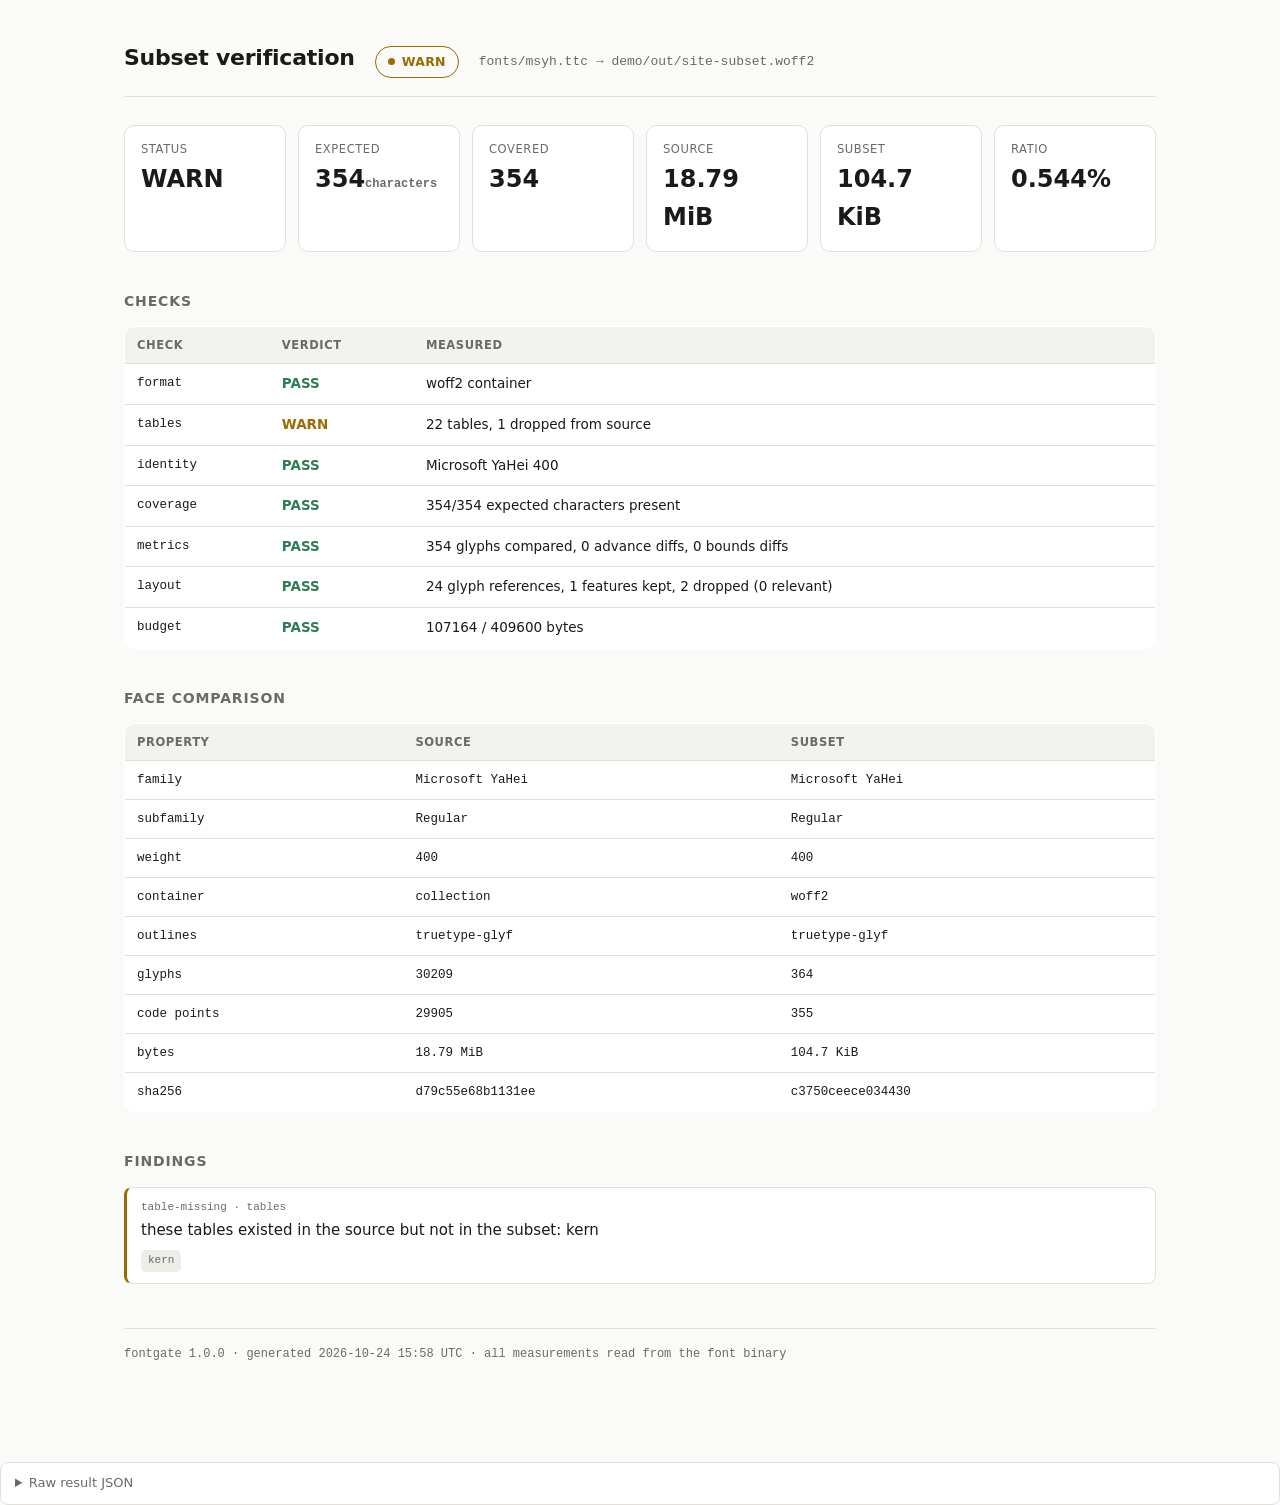
<file: docs/verify.html>
<!DOCTYPE html>
<html lang="en"><head><meta charset="utf-8">
<meta name="viewport" content="width=device-width,initial-scale=1">
<title>Subset verification — fontgate</title>
<style>
:root{
  color-scheme: light dark;
  --bg:#FAFAF8; --panel:#FFFFFF; --panel-2:#F2F2EE; --border:#E1E1DA;
  --fg:#1A1A18; --muted:#6B6B63; --accent:#3A63B8;
  --ok:#2E7D53; --warn:#9A6B00; --fail:#A32B25; --chip:#EDEDE7;
  --mono:ui-monospace,SFMono-Regular,"Cascadia Mono","Liberation Mono",monospace;
  --sans:ui-sans-serif,system-ui,-apple-system,"Segoe UI","Noto Sans SC",sans-serif;
}
@media (prefers-color-scheme: dark){
  :root{
    --bg:#0F1115; --panel:#161A21; --panel-2:#1C2129; --border:#2A303B;
    --fg:#E7EAF0; --muted:#98A2B3; --accent:#7FA6E8;
    --ok:#5FB98A; --warn:#D9A441; --fail:#E0736B; --chip:#222834;
  }
}
*{box-sizing:border-box}
html,body{margin:0;padding:0;background:var(--bg);color:var(--fg);font-family:var(--sans);
  font-size:15px;line-height:1.6;-webkit-font-smoothing:antialiased}
.wrap{max-width:1080px;margin:0 auto;padding:40px 24px 80px}
header{display:flex;flex-wrap:wrap;align-items:baseline;gap:12px 20px;
  padding-bottom:18px;border-bottom:1px solid var(--border);margin-bottom:28px}
h1{font-size:22px;font-weight:600;margin:0;letter-spacing:-0.01em}
.sub{color:var(--muted);font-size:13px;font-family:var(--mono)}
.badge{display:inline-flex;align-items:center;gap:7px;padding:5px 12px;border-radius:999px;
  font-size:12.5px;font-weight:600;letter-spacing:.02em;border:1px solid currentColor}
.badge i{width:7px;height:7px;border-radius:50%;background:currentColor;display:block}
.b-pass{color:var(--ok)} .b-warn{color:var(--warn)} .b-fail{color:var(--fail)}
h2{font-size:14px;font-weight:600;letter-spacing:.06em;text-transform:uppercase;
  color:var(--muted);margin:38px 0 14px}
.cards{display:grid;grid-template-columns:repeat(auto-fit,minmax(150px,1fr));gap:12px}
.card{background:var(--panel);border:1px solid var(--border);border-radius:10px;padding:14px 16px}
.card .k{font-size:11.5px;letter-spacing:.05em;text-transform:uppercase;color:var(--muted)}
.card .v{font-size:24px;font-weight:600;font-variant-numeric:tabular-nums;margin-top:2px}
.card .u{font-size:12px;color:var(--muted);font-family:var(--mono)}
table{width:100%;border-collapse:collapse;background:var(--panel);
  border:1px solid var(--border);border-radius:10px;overflow:hidden;font-size:13.5px}
th,td{text-align:left;padding:9px 12px;border-bottom:1px solid var(--border);vertical-align:top}
tr:last-child td{border-bottom:none}
th{font-size:11.5px;letter-spacing:.05em;text-transform:uppercase;color:var(--muted);
  font-weight:600;background:var(--panel-2)}
td.mono,th.mono{font-family:var(--mono);font-size:12.5px}
.t-pass{color:var(--ok);font-weight:600} .t-warn{color:var(--warn);font-weight:600}
.t-fail{color:var(--fail);font-weight:600} .t-skip{color:var(--muted);font-weight:600}
.grid{display:grid;grid-template-columns:repeat(auto-fill,minmax(104px,1fr));gap:8px}
.glyph{background:var(--panel);border:1px solid var(--border);border-radius:8px;
  padding:8px;text-align:center;overflow:hidden}
.glyph .g{font-size:26px;line-height:1.25;min-height:34px;word-break:break-all}
.glyph .c{font-family:var(--mono);font-size:10.5px;color:var(--muted)}
.glyph .n{font-size:10.5px;color:var(--muted)}
.glyph .f{font-family:var(--mono);font-size:9.5px;color:var(--muted);
  white-space:nowrap;overflow:hidden;text-overflow:ellipsis}
.glyph.bad{border-color:color-mix(in srgb,var(--fail) 45%,var(--border))}
.glyph.empty{border-color:color-mix(in srgb,var(--warn) 45%,var(--border))}
.chips{display:flex;flex-wrap:wrap;gap:6px;margin-top:8px}
.chip{font-family:var(--mono);font-size:11px;color:var(--muted);background:var(--chip);
  border-radius:5px;padding:2px 7px;white-space:nowrap}
.finding{background:var(--panel);border:1px solid var(--border);border-left:3px solid var(--muted);
  border-radius:8px;padding:11px 14px;margin-bottom:8px}
.finding.error{border-left-color:var(--fail)} .finding.warn{border-left-color:var(--warn)}
.finding.info{border-left-color:var(--accent)}
.finding .code{font-family:var(--mono);font-size:11px;color:var(--muted)}
.finding .msg{margin-top:2px}
details{background:var(--panel);border:1px solid var(--border);border-radius:8px;padding:10px 14px}
summary{cursor:pointer;font-size:13px;color:var(--muted)}
pre{font-family:var(--mono);font-size:12px;overflow:auto;max-height:420px;margin:12px 0 0}
.muted{color:var(--muted)}
footer{margin-top:44px;padding-top:16px;border-top:1px solid var(--border);
  color:var(--muted);font-size:12px;font-family:var(--mono)}
</style></head>
<body><div class="wrap">
<header><h1>Subset verification</h1><span class="badge b-warn"><i></i>WARN</span><span class="sub">fonts/msyh.ttc → demo/out/site-subset.woff2</span></header>
<div class="cards"><div class="card"><div class="k">Status</div><div class="v">WARN</div></div><div class="card"><div class="k">Expected</div><div class="v">354<span class="u">characters</span></div></div><div class="card"><div class="k">Covered</div><div class="v">354</div></div><div class="card"><div class="k">Source</div><div class="v">18.79 MiB</div></div><div class="card"><div class="k">Subset</div><div class="v">104.7 KiB</div></div><div class="card"><div class="k">Ratio</div><div class="v">0.544%</div></div></div><h2>Checks</h2><table><thead><tr><th>Check</th><th>Verdict</th><th>Measured</th></tr></thead><tbody><tr><td class="mono">format</td><td class="t-pass">PASS</td><td>woff2 container</td></tr><tr><td class="mono">tables</td><td class="t-warn">WARN</td><td>22 tables, 1 dropped from source</td></tr><tr><td class="mono">identity</td><td class="t-pass">PASS</td><td>Microsoft YaHei 400</td></tr><tr><td class="mono">coverage</td><td class="t-pass">PASS</td><td>354/354 expected characters present</td></tr><tr><td class="mono">metrics</td><td class="t-pass">PASS</td><td>354 glyphs compared, 0 advance diffs, 0 bounds diffs</td></tr><tr><td class="mono">layout</td><td class="t-pass">PASS</td><td>24 glyph references, 1 features kept, 2 dropped (0 relevant)</td></tr><tr><td class="mono">budget</td><td class="t-pass">PASS</td><td>107164 / 409600 bytes</td></tr></tbody></table><h2>Face comparison</h2><table><thead><tr><th>Property</th><th>Source</th><th>Subset</th></tr></thead><tbody><tr><td class="mono">family</td><td class="mono">Microsoft YaHei</td><td class="mono">Microsoft YaHei</td></tr><tr><td class="mono">subfamily</td><td class="mono">Regular</td><td class="mono">Regular</td></tr><tr><td class="mono">weight</td><td class="mono">400</td><td class="mono">400</td></tr><tr><td class="mono">container</td><td class="mono">collection</td><td class="mono">woff2</td></tr><tr><td class="mono">outlines</td><td class="mono">truetype-glyf</td><td class="mono">truetype-glyf</td></tr><tr><td class="mono">glyphs</td><td class="mono">30209</td><td class="mono">364</td></tr><tr><td class="mono">code points</td><td class="mono">29905</td><td class="mono">355</td></tr><tr><td class="mono">bytes</td><td class="mono">18.79 MiB</td><td class="mono">104.7 KiB</td></tr><tr><td class="mono">sha256</td><td class="mono">d79c55e68b1131ee</td><td class="mono">c3750ceece034430</td></tr></tbody></table><h2>Findings</h2><div class="finding warn"><div class="code">table-missing · tables</div><div class="msg">these tables existed in the source but not in the subset: kern</div><div class="chips"><span class="chip" title="tables">kern</span></div></div>
<footer>fontgate 1.0.0 · generated 2026-10-24 15:58 UTC · all measurements read from the font binary</footer>
</div>
<details style="margin-top:18px"><summary>Raw result JSON</summary>
<pre>{
 &quot;checks&quot;: [
  {
   &quot;details&quot;: {
    &quot;actual&quot;: &quot;woff2&quot;,
    &quot;extension&quot;: &quot;.woff2&quot;,
    &quot;implied&quot;: &quot;woff2&quot;
   },
   &quot;name&quot;: &quot;format&quot;,
   &quot;status&quot;: &quot;pass&quot;,
   &quot;summary&quot;: &quot;woff2 container&quot;
  },
  {
   &quot;details&quot;: {
    &quot;dropped_optional&quot;: [
     &quot;kern&quot;
    ],
    &quot;missing_required&quot;: [],
    &quot;tables&quot;: [
     &quot;GDEF&quot;,
     &quot;GPOS&quot;,
     &quot;GSUB&quot;,
     &quot;GlyphOrder&quot;,
     &quot;OS/2&quot;,
     &quot;VDMX&quot;,
     &quot;cmap&quot;,
     &quot;cvt &quot;,
     &quot;fpgm&quot;,
     &quot;gasp&quot;,
     &quot;glyf&quot;,
     &quot;hdmx&quot;,
     &quot;head&quot;,
     &quot;hhea&quot;,
     &quot;hmtx&quot;,
     &quot;loca&quot;,
     &quot;maxp&quot;,
     &quot;name&quot;,
     &quot;post&quot;,
     &quot;prep&quot;,
     &quot;vhea&quot;,
     &quot;vmtx&quot;
    ]
   },
   &quot;name&quot;: &quot;tables&quot;,
   &quot;status&quot;: &quot;warn&quot;,
   &quot;summary&quot;: &quot;22 tables, 1 dropped from source&quot;
  },
  {
   &quot;details&quot;: {
    &quot;family&quot;: &quot;Microsoft YaHei&quot;,
    &quot;weight_class&quot;: 400
   },
   &quot;name&quot;: &quot;identity&quot;,
   &quot;status&quot;: &quot;pass&quot;,
   &quot;summary&quot;: &quot;Microsoft YaHei 400&quot;
  },
  {
   &quot;details&quot;: {
    &quot;covered&quot;: 354,
    &quot;empty&quot;: 0,
    &quot;expected&quot;: 354,
    &quot;missing&quot;: 0
   },
   &quot;name&quot;: &quot;coverage&quot;,
   &quot;status&quot;: &quot;pass&quot;,
   &quot;summary&quot;: &quot;354/354 expected characters present&quot;
  },
  {
   &quot;details&quot;: {
    &quot;advance_diffs&quot;: 0,
    &quot;bounds_diffs&quot;: 0,
    &quot;compared&quot;: 354
   },
   &quot;name&quot;: &quot;metrics&quot;,
   &quot;status&quot;: &quot;pass&quot;,
   &quot;summary&quot;: &quot;354 glyphs compared, 0 advance diffs, 0 bounds diffs&quot;
  },
  {
   &quot;details&quot;: {
    &quot;critical_lost&quot;: [],
    &quot;dangling&quot;: 0,
    &quot;dropped_irrelevant&quot;: [
     &quot;ccmp&quot;,
     &quot;mark&quot;
    ],
    &quot;references_checked&quot;: 24,
    &quot;source_features&quot;: [
     &quot;ccmp&quot;,
     &quot;mark&quot;,
     &quot;vert&quot;
    ],
    &quot;subset_features&quot;: [
     &quot;vert&quot;
    ]
   },
   &quot;name&quot;: &quot;layout&quot;,
   &quot;status&quot;: &quot;pass&quot;,
   &quot;summary&quot;: &quot;24 glyph references, 1 features kept, 2 dropped (0 relevant)&quot;
  },
  {
   &quot;details&quot;: {
    &quot;budget&quot;: 409600,
    &quot;bytes&quot;: 107164
   },
   &quot;name&quot;: &quot;budget&quot;,
   &quot;status&quot;: &quot;pass&quot;,
   &quot;summary&quot;: &quot;107164 / 409600 bytes&quot;
  }
 ],
 &quot;covered&quot;: 354,
 &quot;expected&quot;: 354,
 &quot;findings&quot;: [
  {
   &quot;code&quot;: &quot;table-missing&quot;,
   &quot;detail&quot;: {
    &quot;path&quot;: &quot;demo/out/site-subset.woff2&quot;,
    &quot;tables&quot;: [
     &quot;kern&quot;
    ]
   },
   &quot;message&quot;: &quot;these tables existed in the source but not in the subset: kern&quot;,
   &quot;scope&quot;: &quot;tables&quot;,
   &quot;severity&quot;: &quot;warn&quot;
  }
 ],
 &quot;kind&quot;: &quot;verify&quot;,
 &quot;size&quot;: {
  &quot;ratio&quot;: 0.005439,
  &quot;saved_bytes&quot;: 19597188,
  &quot;source_bytes&quot;: 19704352,
  &quot;subset_bytes&quot;: 107164
 },
 &quot;source&quot;: {
  &quot;cmap_count&quot;: 29905,
  &quot;cmap_digest&quot;: &quot;a572f7c2290713b5409cf8cded1ac4284d005db3eb195984c04968f7071683a9&quot;,
  &quot;cmap_subtables&quot;: [
   {
    &quot;encoding&quot;: 3,
    &quot;format&quot;: 4,
    &quot;mappings&quot;: 29709,
    &quot;platform&quot;: 0,
    &quot;supplementary&quot;: 0,
    &quot;unicode&quot;: true
   },
   {
    &quot;encoding&quot;: 1,
    &quot;format&quot;: 4,
    &quot;mappings&quot;: 29709,
    &quot;platform&quot;: 3,
    &quot;supplementary&quot;: 0,
    &quot;unicode&quot;: true
   },
   {
    &quot;encoding&quot;: 10,
    &quot;format&quot;: 12,
    &quot;mappings&quot;: 29905,
    &quot;platform&quot;: 3,
    &quot;supplementary&quot;: 196,
    &quot;unicode&quot;: true
   }
  ],
  &quot;container&quot;: &quot;collection&quot;,
  &quot;face_format&quot;: &quot;truetype-glyf&quot;,
  &quot;family&quot;: &quot;Microsoft YaHei&quot;,
  &quot;file_size&quot;: 19704352,
  &quot;full_name&quot;: &quot;Microsoft YaHei&quot;,
  &quot;glyph_count&quot;: 30209,
  &quot;index&quot;: 0,
  &quot;is_variable&quot;: false,
  &quot;missing_rendering&quot;: [],
  &quot;missing_required&quot;: [],
  &quot;outline_kind&quot;: &quot;truetype-glyf&quot;,
  &quot;path&quot;: &quot;fonts/msyh.ttc&quot;,
  &quot;postscript_name&quot;: &quot;MicrosoftYaHei&quot;,
  &quot;sha256&quot;: &quot;d79c55e68b1131eea0cc1c47be4f572d964f28c682e143db2ad09c1e4cb07a3f&quot;,
  &quot;subfamily&quot;: &quot;Regular&quot;,
  &quot;supports_supplementary&quot;: true,
  &quot;tables&quot;: [
   &quot;GDEF&quot;,
   &quot;GPOS&quot;,
   &quot;GSUB&quot;,
   &quot;GlyphOrder&quot;,
   &quot;LTSH&quot;,
   &quot;MERG&quot;,
   &quot;OS/2&quot;,
   &quot;VDMX&quot;,
   &quot;cmap&quot;,
   &quot;cvt &quot;,
   &quot;fpgm&quot;,
   &quot;gasp&quot;,
   &quot;glyf&quot;,
   &quot;hdmx&quot;,
   &quot;head&quot;,
   &quot;hhea&quot;,
   &quot;hmtx&quot;,
   &quot;kern&quot;,
   &quot;loca&quot;,
   &quot;maxp&quot;,
   &quot;meta&quot;,
   &quot;name&quot;,
   &quot;post&quot;,
   &quot;prep&quot;,
   &quot;vhea&quot;,
   &quot;vmtx&quot;
  ],
  &quot;variable_axes&quot;: [],
  &quot;warnings&quot;: [],
  &quot;weight_class&quot;: 400,
  &quot;width_class&quot;: 5
 },
 &quot;status&quot;: &quot;warn&quot;,
 &quot;subset&quot;: {
  &quot;cmap_count&quot;: 355,
  &quot;cmap_digest&quot;: &quot;9e370a6d283bd2362a5c2ffe8c402c04ad4e9f7000ebff2f850965a80b65a09d&quot;,
  &quot;cmap_subtables&quot;: [
   {
    &quot;encoding&quot;: 3,
    &quot;format&quot;: 4,
    &quot;mappings&quot;: 355,
    &quot;platform&quot;: 0,
    &quot;supplementary&quot;: 0,
    &quot;unicode&quot;: true
   },
   {
    &quot;encoding&quot;: 1,
    &quot;format&quot;: 4,
    &quot;mappings&quot;: 355,
    &quot;platform&quot;: 3,
    &quot;supplementary&quot;: 0,
    &quot;unicode&quot;: true
   }
  ],
  &quot;container&quot;: &quot;woff2&quot;,
  &quot;face_format&quot;: &quot;woff2&quot;,
  &quot;family&quot;: &quot;Microsoft YaHei&quot;,
  &quot;file_size&quot;: 107164,
  &quot;full_name&quot;: &quot;Microsoft YaHei&quot;,
  &quot;glyph_count&quot;: 364,
  &quot;index&quot;: 0,
  &quot;is_variable&quot;: false,
  &quot;missing_rendering&quot;: [
   &quot;kern&quot;
  ],
  &quot;missing_required&quot;: [],
  &quot;outline_kind&quot;: &quot;truetype-glyf&quot;,
  &quot;path&quot;: &quot;demo/out/site-subset.woff2&quot;,
  &quot;postscript_name&quot;: &quot;MicrosoftYaHei&quot;,
  &quot;sha256&quot;: &quot;c3750ceece034430388004bd10b928822a2b0cd5b1d4dec1e743b5b1fbfa9487&quot;,
  &quot;subfamily&quot;: &quot;Regular&quot;,
  &quot;supports_supplementary&quot;: false,
  &quot;tables&quot;: [
   &quot;GDEF&quot;,
   &quot;GPOS&quot;,
   &quot;GSUB&quot;,
   &quot;GlyphOrder&quot;,
   &quot;OS/2&quot;,
   &quot;VDMX&quot;,
   &quot;cmap&quot;,
   &quot;cvt &quot;,
   &quot;fpgm&quot;,
   &quot;gasp&quot;,
   &quot;glyf&quot;,
   &quot;hdmx&quot;,
   &quot;head&quot;,
   &quot;hhea&quot;,
   &quot;hmtx&quot;,
   &quot;loca&quot;,
   &quot;maxp&quot;,
   &quot;name&quot;,
   &quot;post&quot;,
   &quot;prep&quot;,
   &quot;vhea&quot;,
   &quot;vmtx&quot;
  ],
  &quot;variable_axes&quot;: [],
  &quot;warnings&quot;: [],
  &quot;weight_class&quot;: 400,
  &quot;width_class&quot;: 5
 },
 &quot;summary&quot;: {
  &quot;error&quot;: 0,
  &quot;info&quot;: 0,
  &quot;warn&quot;: 1
 }
}</pre></details>
<script type="application/json" id="fontgate-payload">{"checks":[{"details":{"actual":"woff2","extension":".woff2","implied":"woff2"},"name":"format","status":"pass","summary":"woff2 container"},{"details":{"dropped_optional":["kern"],"missing_required":[],"tables":["GDEF","GPOS","GSUB","GlyphOrder","OS/2","VDMX","cmap","cvt ","fpgm","gasp","glyf","hdmx","head","hhea","hmtx","loca","maxp","name","post","prep","vhea","vmtx"]},"name":"tables","status":"warn","summary":"22 tables, 1 dropped from source"},{"details":{"family":"Microsoft YaHei","weight_class":400},"name":"identity","status":"pass","summary":"Microsoft YaHei 400"},{"details":{"covered":354,"empty":0,"expected":354,"missing":0},"name":"coverage","status":"pass","summary":"354/354 expected characters present"},{"details":{"advance_diffs":0,"bounds_diffs":0,"compared":354},"name":"metrics","status":"pass","summary":"354 glyphs compared, 0 advance diffs, 0 bounds diffs"},{"details":{"critical_lost":[],"dangling":0,"dropped_irrelevant":["ccmp","mark"],"references_checked":24,"source_features":["ccmp","mark","vert"],"subset_features":["vert"]},"name":"layout","status":"pass","summary":"24 glyph references, 1 features kept, 2 dropped (0 relevant)"},{"details":{"budget":409600,"bytes":107164},"name":"budget","status":"pass","summary":"107164 / 409600 bytes"}],"covered":354,"expected":354,"findings":[{"code":"table-missing","detail":{"path":"demo/out/site-subset.woff2","tables":["kern"]},"message":"these tables existed in the source but not in the subset: kern","scope":"tables","severity":"warn"}],"kind":"verify","size":{"ratio":0.005439,"saved_bytes":19597188,"source_bytes":19704352,"subset_bytes":107164},"source":{"cmap_count":29905,"cmap_digest":"a572f7c2290713b5409cf8cded1ac4284d005db3eb195984c04968f7071683a9","cmap_subtables":[{"encoding":3,"format":4,"mappings":29709,"platform":0,"supplementary":0,"unicode":true},{"encoding":1,"format":4,"mappings":29709,"platform":3,"supplementary":0,"unicode":true},{"encoding":10,"format":12,"mappings":29905,"platform":3,"supplementary":196,"unicode":true}],"container":"collection","face_format":"truetype-glyf","family":"Microsoft YaHei","file_size":19704352,"full_name":"Microsoft YaHei","glyph_count":30209,"index":0,"is_variable":false,"missing_rendering":[],"missing_required":[],"outline_kind":"truetype-glyf","path":"fonts/msyh.ttc","postscript_name":"MicrosoftYaHei","sha256":"d79c55e68b1131eea0cc1c47be4f572d964f28c682e143db2ad09c1e4cb07a3f","subfamily":"Regular","supports_supplementary":true,"tables":["GDEF","GPOS","GSUB","GlyphOrder","LTSH","MERG","OS/2","VDMX","cmap","cvt ","fpgm","gasp","glyf","hdmx","head","hhea","hmtx","kern","loca","maxp","meta","name","post","prep","vhea","vmtx"],"variable_axes":[],"warnings":[],"weight_class":400,"width_class":5},"status":"warn","subset":{"cmap_count":355,"cmap_digest":"9e370a6d283bd2362a5c2ffe8c402c04ad4e9f7000ebff2f850965a80b65a09d","cmap_subtables":[{"encoding":3,"format":4,"mappings":355,"platform":0,"supplementary":0,"unicode":true},{"encoding":1,"format":4,"mappings":355,"platform":3,"supplementary":0,"unicode":true}],"container":"woff2","face_format":"woff2","family":"Microsoft YaHei","file_size":107164,"full_name":"Microsoft YaHei","glyph_count":364,"index":0,"is_variable":false,"missing_rendering":["kern"],"missing_required":[],"outline_kind":"truetype-glyf","path":"demo/out/site-subset.woff2","postscript_name":"MicrosoftYaHei","sha256":"c3750ceece034430388004bd10b928822a2b0cd5b1d4dec1e743b5b1fbfa9487","subfamily":"Regular","supports_supplementary":false,"tables":["GDEF","GPOS","GSUB","GlyphOrder","OS/2","VDMX","cmap","cvt ","fpgm","gasp","glyf","hdmx","head","hhea","hmtx","loca","maxp","name","post","prep","vhea","vmtx"],"variable_axes":[],"warnings":[],"weight_class":400,"width_class":5},"summary":{"error":0,"info":0,"warn":1}}</script>
</body></html>
</file>
<file: demo/site/theme.css>
:root {
  --ink: #1A1A18;
  --paper: #FAFAF8;
  --rule: #E1E1DA;
  --accent: #4A78D0;
  --mono: "JetBrains Mono", "Cascadia Mono", monospace;
}

body {
  background: var(--paper);
  color: var(--ink);
  font-family: "Microsoft YaHei", "Noto Sans SC", system-ui, sans-serif;
  line-height: 1.75;
}

h1::before {
  content: "交付闸门 · ";
  color: var(--accent);
}

blockquote::after {
  content: " —— 验收笔记";
  font-size: 0.85em;
  color: #6B6B63;
}

code { font-family: var(--mono); }

/* 尺规标记：↵ § ¶ † ‡ • … ‰ ′ ″ */
</file>
